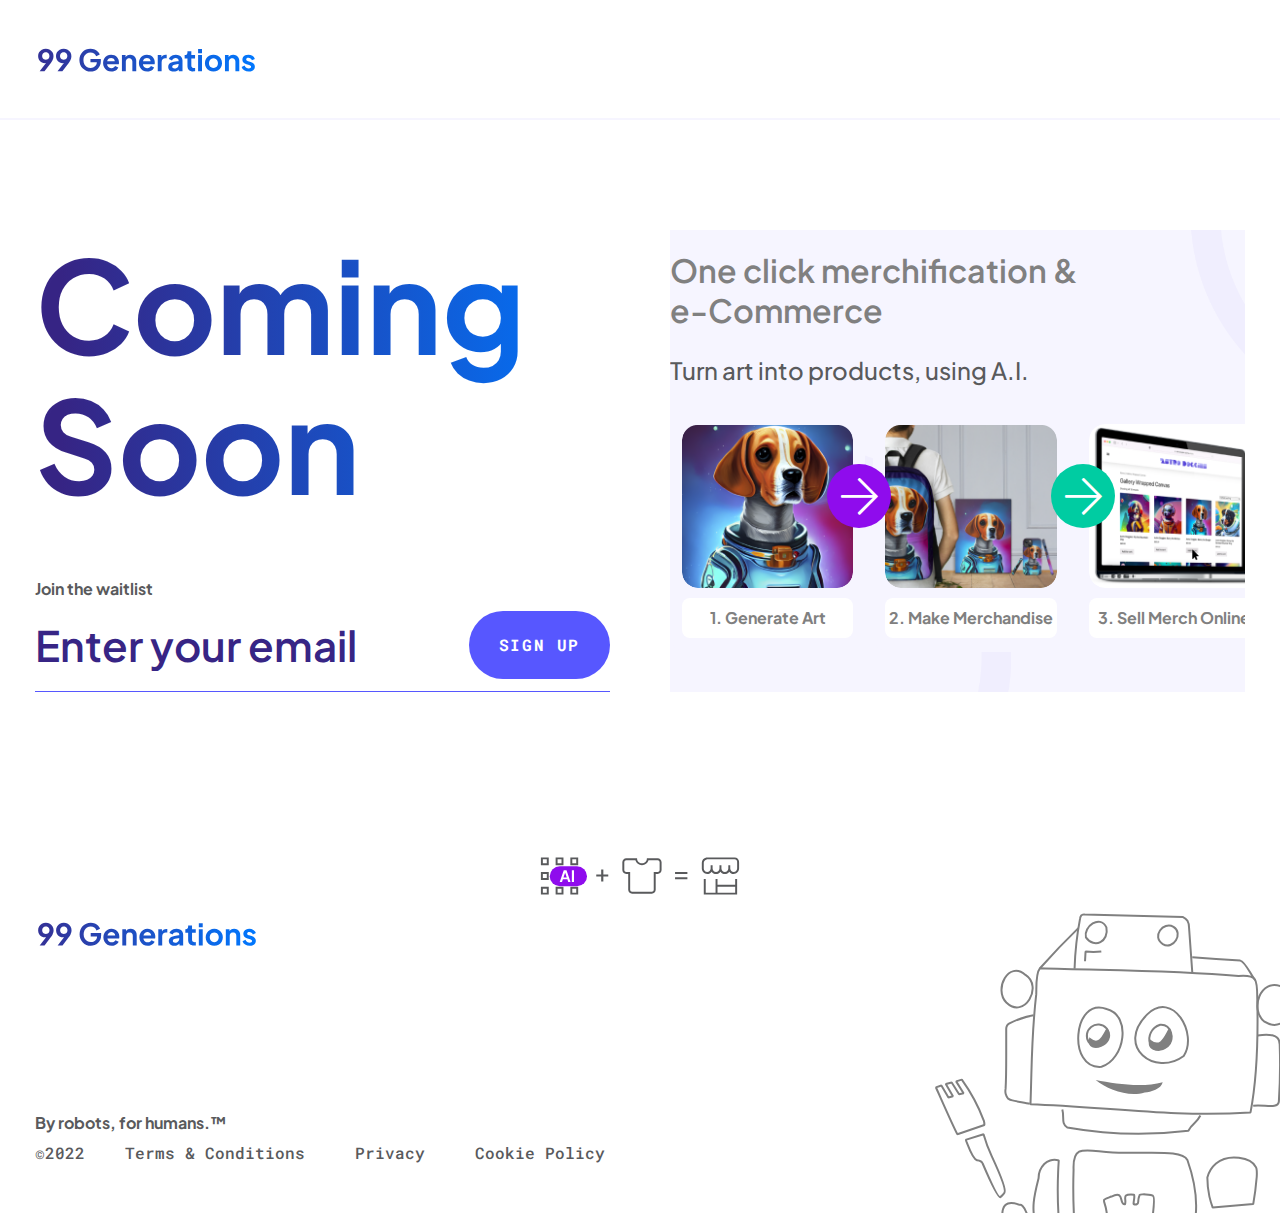
<file: index.html>
<!DOCTYPE html>
<html lang="en">
<head>
	
	<!-- Meta, Viewport & Title 
	================================================== -->
	<meta charset="utf-8">
	<meta http-equiv="X-UA-Compatible" content="IE=edge">
	<meta name="viewport" content="width=device-width, initial-scale=1">
	<!-- The above 3 meta tags *must* come first in the head; any other head content must come *after* these tags -->
	<title>99 Generations | By robots, for humans.™</title>
	
	<!-- Styles
	================================================== -->
	<link href="assets/css/bootstrap.min.css" rel="stylesheet">
	<link href="assets/css/brands.min.css" rel="stylesheet">
	<link href="assets/css/light.min.css" rel="stylesheet">
	<link href="assets/css/regular.min.css" rel="stylesheet">
	<link href="assets/css/solid.min.css" rel="stylesheet">
	<link href="assets/css/duotone.min.css" rel="stylesheet">
	<link href="assets/css/fontawesome.min.css" rel="stylesheet">
	<link href="assets/css/styles.css" rel="stylesheet">
	
	<!-- HTML5 shim and Respond.js for IE8 support of HTML5 elements and media queries -->
	<!-- WARNING: Respond.js doesn't work if you view the page via file:// -->
	<!--[if lt IE 9]>
	<script src="https://oss.maxcdn.com/html5shiv/3.7.2/html5shiv.min.js"></script>
	<script src="https://oss.maxcdn.com/respond/1.4.2/respond.min.js"></script>
	<![endif]-->
	
	<script
  type="text/javascript"
  src="https://app.termly.io/embed.min.js"
  data-auto-block="on"
  data-website-uuid="8cbded3f-2992-4c31-b556-38869eed84c9"
  ></script>
	
</head>
<body>

<div class="container-main" id="page">

<!-- Header
==================== -->
<header class="header-main">
<div class="container">

	<div class="brand"><a href="index.html" title="99 Generations">
	<img src="assets/img/brand-99-generations.svg" alt="brand-99-generations" /></a></div>
	
</div>
</header>



<!-- Content - Main
==================== -->
<main class="content-main">

<div class="split-cont">
<div class="container">
	
	<div class="row">
		<div class="col-lg-6">
			<div class="newsletter-form-out">
				<h1>Coming Soon</h1>
				
				<div class="newsletter-form">
				<label>Join the waitlist</label>
				<form method="get" action="#">
				<input type="text" name="newsletter" id="newsletter" placeholder="Enter your email" />
				<input type="submit" name="newslettersubmit" id="newslettersubmit" class="btn btn-blue" value="Sign up" />
				</form>
				</div>
			</div>
		</div>
		
		
		<div class="col-lg-6">
			<div class="feature-list">
				<div class="heading-top">
				<div class="aside">
				<h3>One click merchification &amp; e-Commerce</h3>
				<p>Turn art into products, using A.I.</p>
				</div>
				</div>
			
				<div class="article-wrap">
				<div class="article-list">
					<div class="article-out">
						<div class="article">
						<div class="box">
						<div class="figure"><img src="assets/img/photo-1.png" alt="photo-1" /></div>
						<h3>1. Generate Art</h3>
						</div>
						</div>
						
						<div class="article">
						<div class="box">
						<div class="figure"><img src="assets/img/photo-2.png" alt="photo-2" /></div>
						<h3>2. Make Merchandise</h3>
						</div>
						</div>
						
						<div class="article">
						<div class="box">
						<div class="figure"><img src="assets/img/photo-3.png" alt="photo-1" /></div>
						<h3>3. Sell Merch Online</h3>
						</div>
						</div>
						
						<div class="arrows">
						<a href="#" class="arrow-right purple"><em class="fal fa-arrow-right"></em></a>
						<a href="#" class="arrow-right"><em class="fal fa-arrow-right"></em></a>
						</div>
					</div>
				</div>
				</div>
			</div>
		</div>
	</div>
</div>
</div>
</main>


<!-- Footer
==================== -->
<footer class="footer-main">
<div class="container">
	<div class="icons"><img src="assets/img/icons-ai.svg" alt="icons-ai" /></div>
	
	<div class="brand"><a href="index.html" title="AtlasHoldings"><img src="assets/img/brand-99generations.svg" alt="brand-99generations" /></a></div>
	
	<div class="foot-sub-title">By robots, for humans.™</div>
		
	<div class="foot-wrap">
		<p>&copy;2022</p>
				
		<div class="foot-menu">
		<ul>		
		<li><a href="terms.html">Terms &amp; Conditions</a></li>	
		<li><a href="privacy.html">Privacy</a></li>
		<li><a href="cookie-policy.html">Cookie Policy</a></li>
		</ul>
		</div>
	</div>
</div>
</footer>

</div>

	
	<!-- Scripts -->
	<script src="assets/js/jquery.min.js"></script>
	<script src="assets/js/popper.min.js"></script>
	<script src="assets/js/bootstrap.min.js"></script>
	<script src="assets/js/custom.js"></script>
	
</body>
</html>
</file>
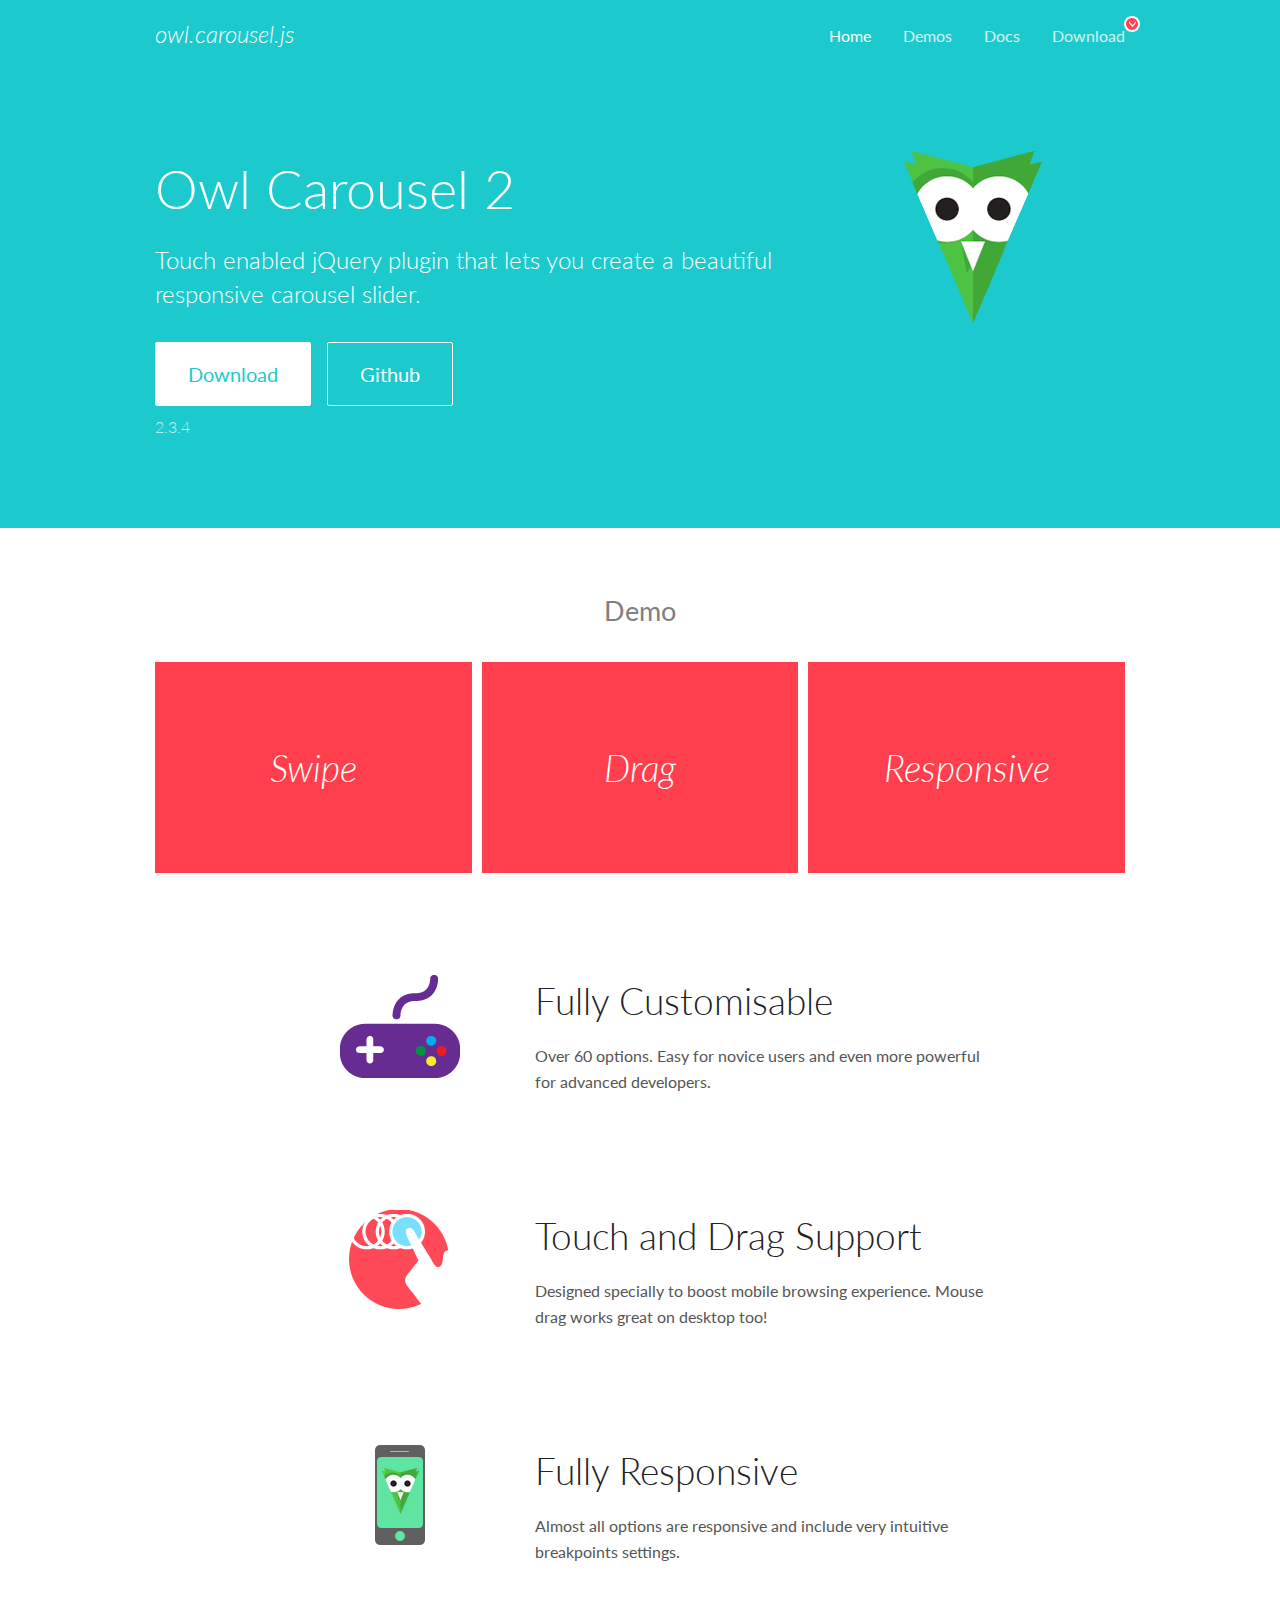
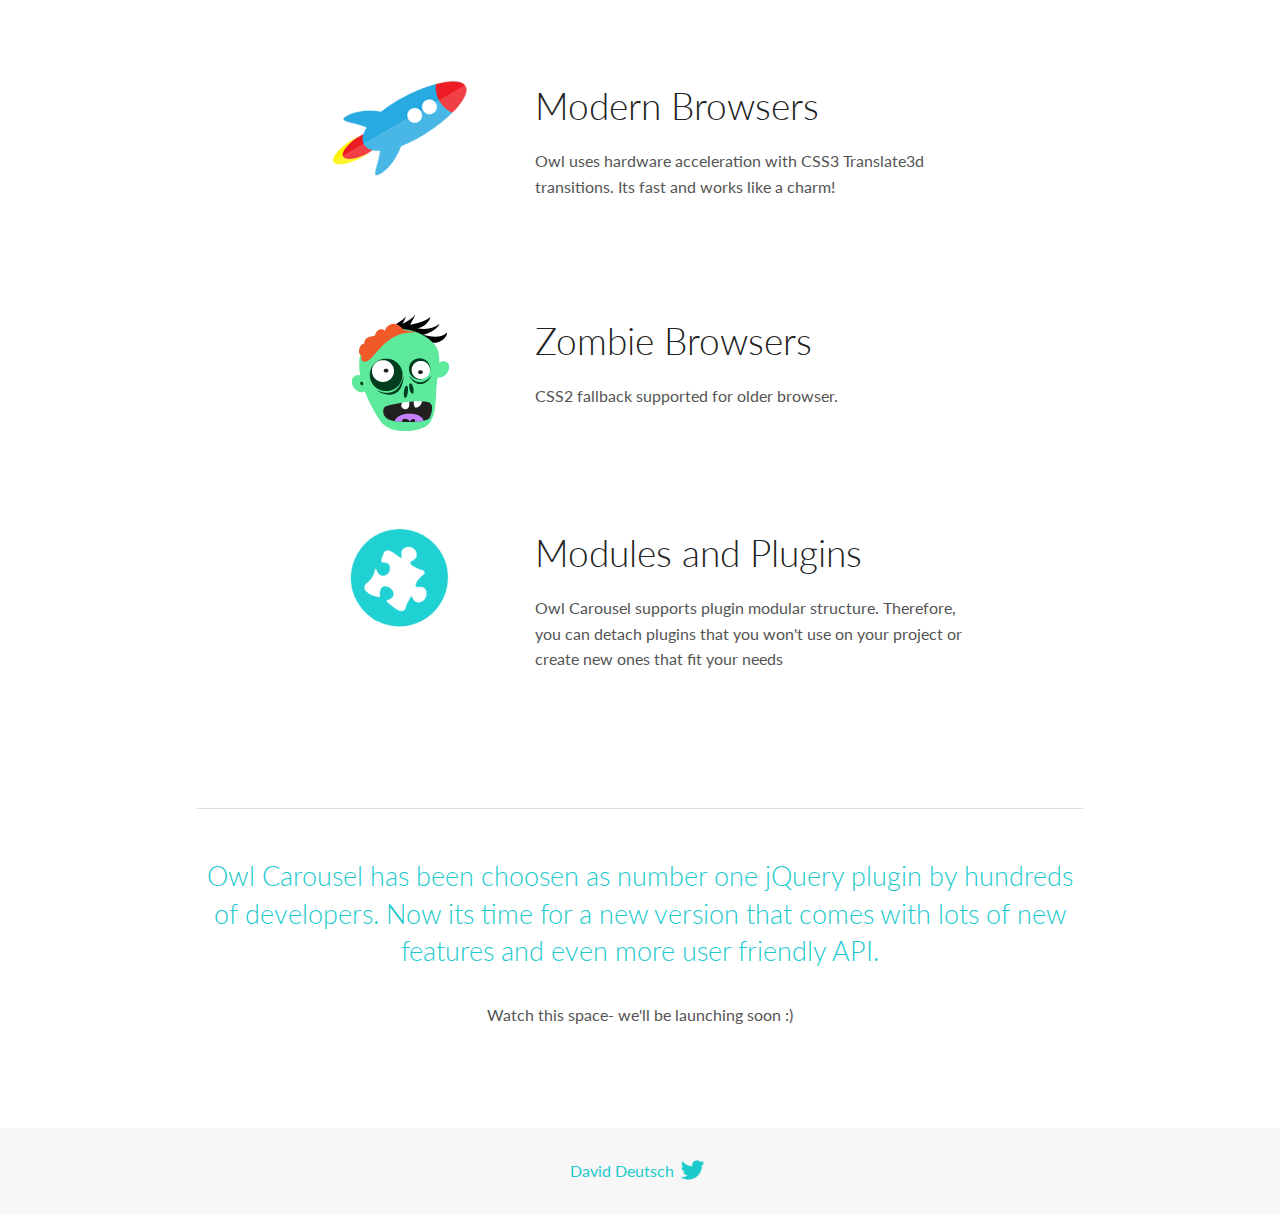
<file: assets/plugins/OwlCarousel2-2.3.4/docs/index.html>
<!DOCTYPE html>
<html lang="en">
  <head>

    <!-- head -->
    <meta charset="utf-8">
    <meta name="msapplication-tap-highlight" content="no" />
    <meta name="viewport" content="width=device-width, initial-scale=1.0" />
    <meta name="description" content="Touch enabled jQuery plugin that lets you create beautiful responsive carousel slider.">
    <meta name="author" content="David Deutsch">
    <title>
      Home | Owl Carousel | 2.3.4
    </title>

    <!-- Stylesheets -->
    <link href='https://fonts.googleapis.com/css?family=Lato:300,400,700,400italic,300italic' rel='stylesheet' type='text/css'>
    <link rel="stylesheet" href="assets/css/docs.theme.min.css">

    <!-- Owl Stylesheets -->
    <link rel="stylesheet" href="assets/owlcarousel/assets/owl.carousel.min.css">
    <link rel="stylesheet" href="assets/owlcarousel/assets/owl.theme.default.min.css">

    <!-- HTML5 shim and Respond.js IE8 support of HTML5 elements and media queries -->

    <!--[if lt IE 9]>
      <script src="https://oss.maxcdn.com/libs/html5shiv/3.7.0/html5shiv.js"></script>
      <script src="https://oss.maxcdn.com/libs/respond.js/1.3.0/respond.min.js"></script>
    <![endif]-->

    <!-- Favicons -->
    <link rel="apple-touch-icon-precomposed" sizes="144x144" href="assets/ico/apple-touch-icon-144-precomposed.png">
    <link rel="shortcut icon" href="assets/ico/favicon.png">
    <link rel="shortcut icon" href="favicon.ico">

    <!-- Yeah i know js should not be in header. Its required for demos.-->

    <!-- javascript -->
    <script src="assets/vendors/jquery.min.js"></script>
    <script src="assets/owlcarousel/owl.carousel.js"></script>
  </head>
  <body>

    <!-- header -->
    <header class="header">
      <div class="row">
        <div class="large-12 columns">
          <div class="brand left">
            <h3>
              <a href="/OwlCarousel2/">owl.carousel.js</a> 
            </h3>
          </div>
          <a id="toggle-nav" class="right">
            <span></span> <span></span> <span></span> 
          </a> 
          <div class="nav-bar">
            <ul class="clearfix">
              <li class="active">
                <a href="/OwlCarousel2/index.html">Home</a> 
              </li>
              <li> <a href="/OwlCarousel2/demos/demos.html">Demos</a>  </li>
              <li> <a href="/OwlCarousel2/docs/started-welcome.html">Docs</a>  </li>
              <li>
                <a href="https://github.com/OwlCarousel2/OwlCarousel2/archive/2.3.4.zip">Download</a> 
                <span class="download"></span> 
              </li>
            </ul>
          </div>
        </div>
      </div>
    </header>

    <!-- home panel -->
    <section id="hero">
      <div class="row">
        <div class="large-8 medium-8 columns">
          <h1>Owl Carousel 2</h1>
          <h4>Touch enabled jQuery plugin that lets you create a beautiful responsive carousel slider.</h4>
          <a href="https://github.com/OwlCarousel2/OwlCarousel2/archive/2.3.4.zip" class="hero-button">Download</a> 
          <a href="https://github.com/OwlCarousel2/OwlCarousel2" class="hero-button outline">Github</a> 
          <p>2.3.4</p>
        </div>
        <div class="large-4 medium-4 columns">
          <img class="owl-logo" src="assets/img/owl-logo.png" alt="mr. Owl">
        </div>
      </div>
    </section>

    <!-- body -->
    <div class="home-demo">
      <div class="row">
        <div class="large-12 columns">
          <h3>Demo</h3>
          <div class="owl-carousel">
            <div class="item">
              <h2>Swipe</h2>
            </div>
            <div class="item">
              <h2>Drag</h2>
            </div>
            <div class="item">
              <h2>Responsive</h2>
            </div>
            <div class="item">
              <h2>CSS3</h2>
            </div>
            <div class="item">
              <h2>Fast</h2>
            </div>
            <div class="item">
              <h2>Easy</h2>
            </div>
            <div class="item">
              <h2>Free</h2>
            </div>
            <div class="item">
              <h2>Upgradable</h2>
            </div>
            <div class="item">
              <h2>Tons of options</h2>
            </div>
            <div class="item">
              <h2>Infinity</h2>
            </div>
            <div class="item">
              <h2>Auto Width</h2>
            </div>
          </div>
        </div>
      </div>
    </div>
    <script>
      var owl = $('.owl-carousel');
      owl.owlCarousel({
        margin: 10,
        loop: true,
        responsive: {
          0: {
            items: 1
          },
          600: {
            items: 2
          },
          1000: {
            items: 3
          }
        }
      })
    </script>

    <!-- features -->
    <div id="features">
      <div class="row">
        <div class="small-12 medium-9 small-centered columns">
          <section class="row feature">
            <div class="medium-4 small-12 columns">
              <img src="assets/img/feature-options.png" alt="">
            </div>
            <div class="medium-8 small-12 columns">
              <h2>Fully Customisable</h2>
              <p>Over 60 options. Easy for novice users and even more powerful for advanced developers.</p>
            </div>
          </section>
          <section class="row feature">
            <div class="medium-4 small-12 columns">
              <img src="assets/img/feature-drag.png" alt="">
            </div>
            <div class="medium-8 small-12 columns">
              <h2>Touch and Drag Support</h2>
              <p>Designed specially to boost mobile browsing experience. Mouse drag works great on desktop too!</p>
            </div>
          </section>
          <section class="row feature">
            <div class="medium-4 small-12 columns">
              <img src="assets/img/feature-responsive.png" alt="">
            </div>
            <div class="medium-8 small-12 columns">
              <h2>Fully Responsive</h2>
              <p>Almost all options are responsive and include very intuitive breakpoints settings.</p>
            </div>
          </section>
          <section class="row feature">
            <div class="medium-4 small-12 columns">
              <img src="assets/img/feature-modern.png" alt="">
            </div>
            <div class="medium-8 small-12 columns">
              <h2>Modern Browsers</h2>
              <p>Owl uses hardware acceleration with CSS3 Translate3d transitions. Its fast and works like a charm! </p>
            </div>
          </section>
          <section class="row feature">
            <div class="medium-4 small-12 columns">
              <img src="assets/img/feature-zombie.png" alt="">
            </div>
            <div class="medium-8 small-12 columns">
              <h2>Zombie Browsers</h2>
              <p>CSS2 fallback supported for older browser.</p>
            </div>
          </section>
          <section class="row feature">
            <div class="medium-4 small-12 columns">
              <img src="assets/img/feature-module.png" alt="">
            </div>
            <div class="medium-8 small-12 columns">
              <h2>Modules and Plugins</h2>
              <p>Owl Carousel supports plugin modular structure. Therefore, you can detach plugins that you won&#x27;t use on your project or create new ones that fit your needs</p>
            </div>
          </section>
        </div>
      </div>
    </div>

    <!-- footer -->
    <section id="teaser-text">
      <div class="row">
        <div class="small-12 medium-11 small-centered columns">
          <hr>
          <h3 id="owl-carousel-has-been-choosen-as-number-one-jquery-plugin-by-hundreds-of-developers-now-its-time-for-a-new-version-that-comes-with-lots-of-new-features-and-even-more-user-friendly-api-">Owl Carousel has been choosen as number one jQuery plugin by hundreds of developers. Now its time for a new version that comes with lots of new features and even more user friendly API.</h3>
          <p>Watch this space- we&#39;ll be launching soon :)</p>
        </div>
      </div>
    </section>

    <!-- footer -->
    <footer class="footer">
      <div class="row">
        <div class="large-12 columns">
          <h5>
            <a href="/OwlCarousel2/docs/support-contact.html">David Deutsch</a> 
            <a id="custom-tweet-button" href="https://twitter.com/share?url=https://github.com/OwlCarousel2/OwlCarousel2&text=Owl Carousel - This is so awesome! " target="_blank"></a> 
          </h5>
        </div>
      </div>
    </footer>

    <!-- vendors -->
    <script src="assets/vendors/highlight.js"></script>
    <script src="assets/js/app.js"></script>
  </body>
</html>
</file>
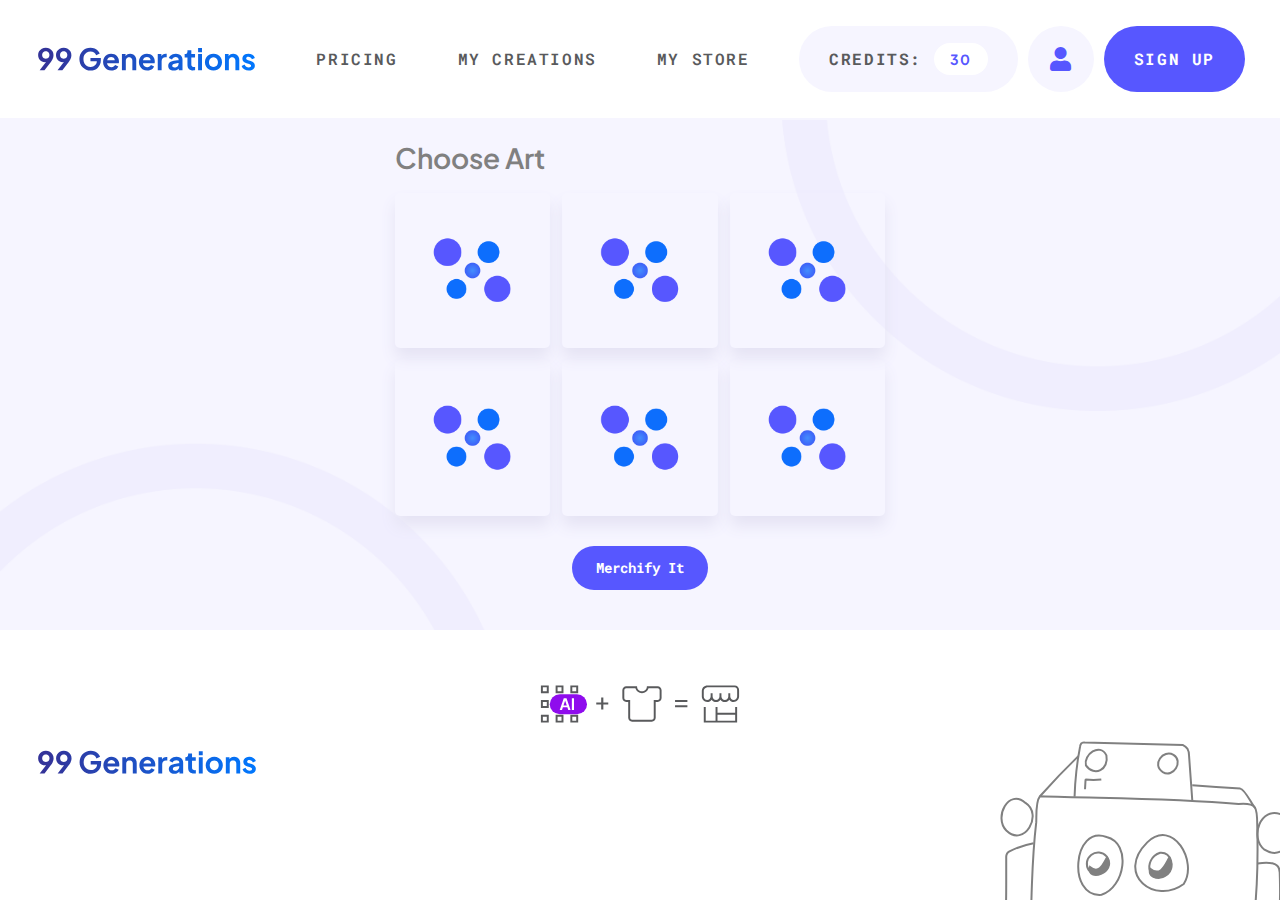
<file: choose-art.html>
<!DOCTYPE html>
<html lang="en">
<head>
	
	<!-- Meta, Viewport & Title 
	================================================== -->
	<meta charset="utf-8">
	<meta http-equiv="X-UA-Compatible" content="IE=edge">
	<meta name="viewport" content="width=device-width, initial-scale=1">
	<!-- The above 3 meta tags *must* come first in the head; any other head content must come *after* these tags -->
	<title>99 Generations | By robots, for humans.™</title>
	
	<!-- Styles
	================================================== -->
	<link href="assets/css/bootstrap.min.css" rel="stylesheet">
	<link href="assets/css/brands.min.css" rel="stylesheet">
	<link href="assets/css/light.min.css" rel="stylesheet">
	<link href="assets/css/regular.min.css" rel="stylesheet">
	<link href="assets/css/solid.min.css" rel="stylesheet">
	<link href="assets/css/duotone.min.css" rel="stylesheet">
	<link href="assets/css/fontawesome.min.css" rel="stylesheet">
	<link href="assets/css/styles.css" rel="stylesheet">
	<link rel="stylesheet" href="assets/css/python.css">
	
	<!-- HTML5 shim and Respond.js for IE8 support of HTML5 elements and media queries -->
	<!-- WARNING: Respond.js doesn't work if you view the page via file:// -->
	<!--[if lt IE 9]>
	<script src="https://oss.maxcdn.com/html5shiv/3.7.2/html5shiv.min.js"></script>
	<script src="https://oss.maxcdn.com/respond/1.4.2/respond.min.js"></script>
	<![endif]-->
	
</head>
<body>
	<!-- <div>
		<ul class="animated_loader" >
		  <li></li>
		  <li></li>
		  <li></li>
		  <li></li>
		  <li></li>
		  <li></li>
		  <li></li>
		</ul>
	  </div> -->

	  <div class="new_gif" style="display: none;">
		<img src="assets/img/green-little-balls.gif" class="img-fluid mw_50" alt="loading">
	  </div>

<div class="container-main vh-100 custom_container_css" id="page">

<!-- Header
==================== -->
<header class="header-home">
<div class="container">

	<div class="brand"><a href="index.html" title="99 Generations">
	<img src="assets/img/brand-99-generations.svg" alt="brand-99-generations" /></a></div>
	
	<div class="main-menu">
		<div class="menu-btn menu-bar"><div class="icon-bar"><span></span></div></div>
		
		<div class="nav-bar">
		<div class="nav-inn">
			<div class="menu-close menu-bar"><button class="fal fa-times"></button></div>
			
			<nav>
			<ul>
			<li><a href="#">Pricing</a></li>
			<li><a href="#">My Creations</a></li>
			<li><a href="#">My Store</a></li>
			</ul>
			</nav>
			
			<div class="btn-out">
			<a href="#" class="btn btn-gray">CREDITS: <span class="count">30</span></a>
			<a href="#" class="icon-user"><em class="fa fa-user"></em></a>
			<a href="#" class="btn btn-blue">Sign up</a>			</div>
		</div>	
		</div>	
	</div>
	
	<div class="user-mbl"><a href="#" class="fa fa-user"></a></div>
	<div class="overlay"></div>
		
</div>
</header>


<!-- Content - Main
==================== -->
<main class="content-main">

<div class="feature-list">
<div class="container">

	<div class="heading-top">
	<h2>Choose Art</h2>
	<!-- <div class="see-more"><a href="#" id="btnSeeMore">See More</a></div> -->
	</div>

	<div class="row" id="artContainer">
		<div class="col-md-4">
			<a href="#" class="box art-image">
        <div class="figure">
          <img class="image_art" id="image_art0" src="assets/img/green-little-balls.gif" alt="assets/img/art-1.png" />
        </div>
        <div class="aside">
          <!-- <div class="number">1</div> -->
        </div>
			</a>
		</div>
		
		<div class="col-md-4 ">
			<a href="#" class="box art-image">
				<div class="figure">
					<img class="image_art" id="image_art1" src="assets/img/green-little-balls.gif" alt="assets/img/art-2.png" />
				</div>
				<div class="aside">
				<!-- <div class="number">5</div> -->
				</div>
			</a>
		</div>
		
		<div class="col-md-4 " ><a href="#" class="box art-image">
		<div class="figure"><img class="image_art" id="image_art2" src="assets/img/green-little-balls.gif" alt="assets/img/art-3.png" /></div>
		<div class="aside">
		<!-- <div class="number">3</div> -->
		</div>
		</a></div>
		
		<div class="col-md-4"><a href="#" class="box art-image">
		<div class="figure"><img  class="image_art" id="image_art3" src="assets/img/green-little-balls.gif" alt="assets/img/art-4.png" /></div>
		<div class="aside">
		<!-- <div class="number">4</div> -->
		</div>
		</a></div>
		
		<div class="col-md-4"><a href="#" class="box art-image">
		<div class="figure"><img class="image_art" id="image_art4" src="assets/img/green-little-balls.gif" alt="art-5" /></div>
		<div class="aside">
		<!-- <div class="number">2</div> -->
		</div>
		</a></div>
		
		<div class="col-md-4"><a href="#" class="box art-image">
		<div class="figure"><img class="image_art" id="image_art5" src="assets/img/green-little-balls.gif" alt="art-6" /></div>
		<div class="aside">
		<!-- <div class="number">6</div> -->
		</div>
		</a></div>

	</div>
	
	<div class="btn-out"><div onclick="merchfiyIt()" class="btn btn-blue">Merchify It</a></div>


	<!-- <div class="heading-top mt-4">
		<h4>Choose Art(Python and Printfull demo)</h4>
		</div> -->
<!-- 
		<div class="row" id="pythonart">
			<div class="col-md-4">
				<a href="#" class="box">
			<div class="figure">
			  <img src="assets/img/art-1.png" id="my_image" alt="image-to-replace" />
			</div>
			<div class="aside">
			
			 </div>
				</a>
			</div>
		</div>	 -->
		<!-- <p>Choose an image and wait for 5-8 seconds to see the magic..!!!</p> -->
		<!-- <input id="image_file_input" class="btn  btn-blue" type='file' onchange="readURL(this);" /> -->
		<!-- <div id="response_results" style="display:none;">
	  <div class="col-12">
		<span>Front Backpack</span>
		<img id="front_bagpack" src="assets/img/art-1.png" alt="front">
	  </div>
	  <div class="col-12">
		<span>Top Backpack</span>
		<img id="top_bagpack" src="assets/img/art-1.png" alt="top">
	  </div>
	  <div class="col-12">
		<span>Bottom Backpack</span>
		<img id="bottom_bagpack" src="assets/img/art-1.png" alt="bottom">
	  </div>
	</div>  -->



</div>
</div>

</main>


<!-- Footer
==================== -->
<footer class="footer-main">
<div class="container">
	<div class="icons"><img src="assets/img/icons-ai.svg" alt="icons-ai" /></div>
	
	<div class="brand"><a href="index.html" title="AtlasHoldings"><img src="assets/img/brand-99generations.svg" alt="brand-99generations" /></a></div>
	
	<div class="foot-sub-title">By robots, for humans.™</div>
		
	<div class="foot-wrap">
		<p>&copy;2022</p>
				
		<div class="foot-menu">
		<ul>		
		<li><a href="terms.html">Terms &amp; Conditions</a></li>	
		<li><a href="privacy.html">Privacy</a></li>
		<li><a href="cookie-policy.html">Cookie Policy</a></li>
		</ul>
		</div>
	</div>
</div>
</footer>

</div>

	
	<!-- Scripts -->
	<script src="https://cdnjs.cloudflare.com/ajax/libs/jquery/3.3.1/jquery.min.js"></script>
	<script src="assets/js/python.js"></script>
	<script src="assets/js/jquery.min.js"></script>
	<script src="assets/js/popper.min.js"></script>
	<script src="assets/js/bootstrap.min.js"></script>
	<script src="assets/js/custom.js"></script>
	<script src="assets/js/choose-art.js"></script>
	<script src="assets/js/python.js"></script>
	
</body>
</html>
</file>
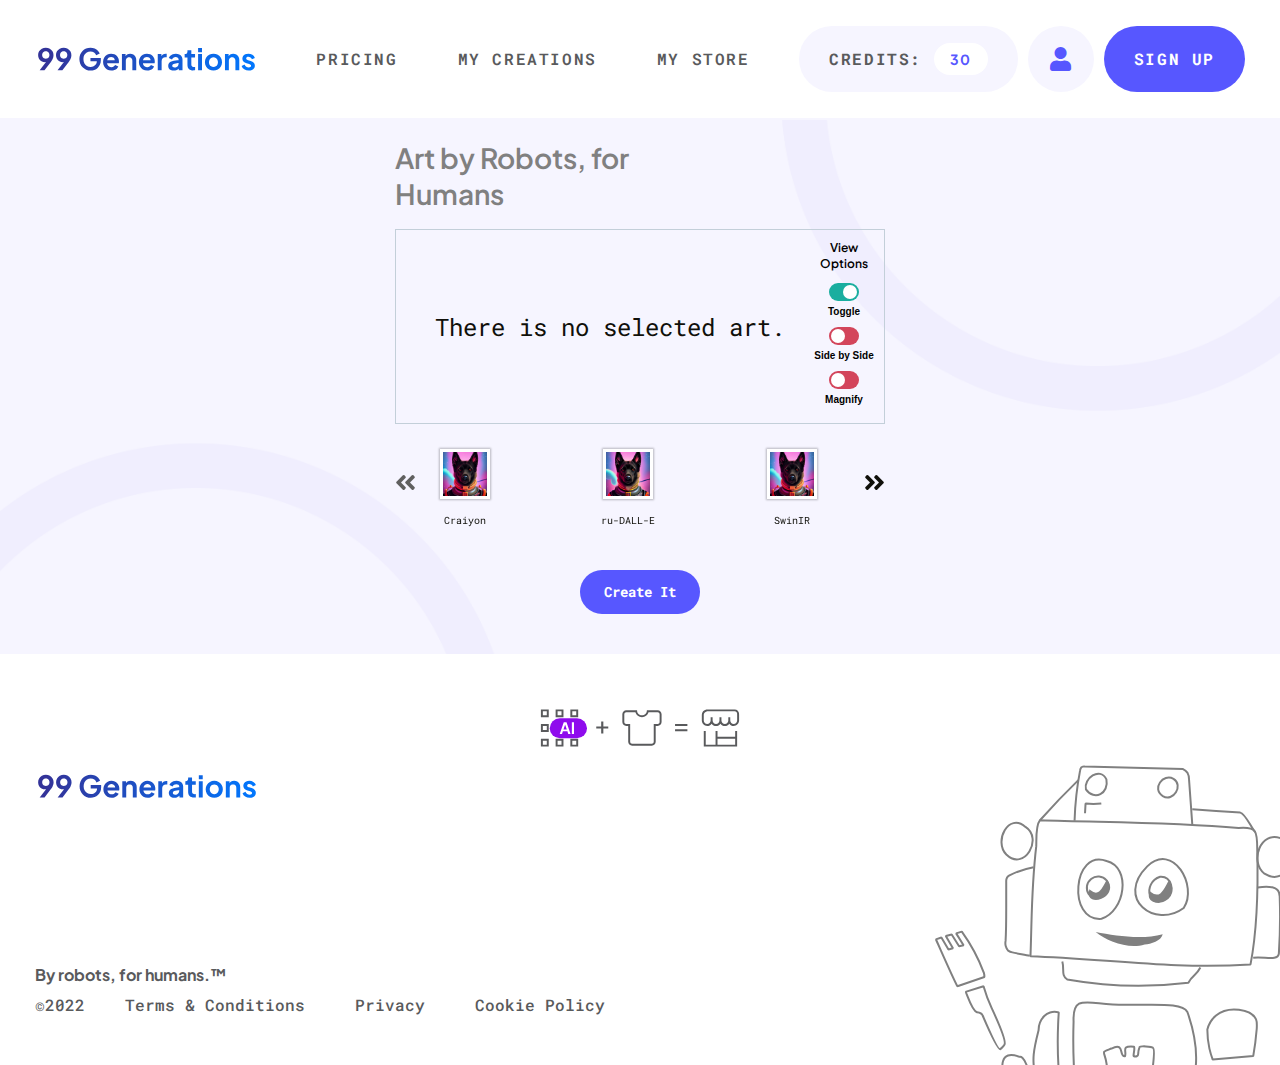
<file: compare-art.html>
<!DOCTYPE html>
<html lang="en">
<head>
	
	<!-- Meta, Viewport & Title 
	================================================== -->
	<meta charset="utf-8">
	<meta http-equiv="X-UA-Compatible" content="IE=edge">
	<meta name="viewport" content="width=device-width, initial-scale=1">
	<!-- The above 3 meta tags *must* come first in the head; any other head content must come *after* these tags -->
	<title>99 Generations | By robots, for humans.™</title>
	
	<!-- Styles
	================================================== -->
  <link rel="stylesheet" href="https://maxcdn.bootstrapcdn.com/bootstrap/3.4.1/css/bootstrap.min.css">
	<!-- <link href="assets/css/bootstrap.min.css" rel="stylesheet"> -->
	<link href="assets/css/brands.min.css" rel="stylesheet">
	<link href="assets/css/light.min.css" rel="stylesheet">
	<link href="assets/css/regular.min.css" rel="stylesheet">
	<link href="assets/css/solid.min.css" rel="stylesheet">
	<link href="assets/css/duotone.min.css" rel="stylesheet">
	<link href="assets/css/fontawesome.min.css" rel="stylesheet">
	<link href="assets/css/styles.css" rel="stylesheet">
	<link href="assets/css/art-styles.css" rel="stylesheet">
	<link href="assets/css/components.css" rel="stylesheet">
  <link rel="stylesheet" href="assets/css/python.css">
  <!-- Plugin CSS -->
  <link rel="stylesheet" href="assets/plugins/OwlCarousel2-2.3.4/dist/assets/owl.carousel.min.css">
  <link rel="stylesheet" href="assets/plugins/OwlCarousel2-2.3.4/dist/assets/owl.theme.default.min.css">
  <!-- ./Plugin CSS -->
	
	<!-- HTML5 shim and Respond.js for IE8 support of HTML5 elements and media queries -->
	<!-- WARNING: Respond.js doesn't work if you view the page via file:// -->
	<!--[if lt IE 9]>
	<script src="https://oss.maxcdn.com/html5shiv/3.7.2/html5shiv.min.js"></script>
	<script src="https://oss.maxcdn.com/respond/1.4.2/respond.min.js"></script>
	<![endif]-->
	
</head>
<body>
  
<div class="container-main" id="page">
  <div class="new_gif" style="display: none;">
    <img src="assets/img/green-little-balls.gif" class="img-fluid mw_50" alt="loading">
    </div>
<!-- Header
==================== -->
<header class="header-home">
<div class="container">

	<div class="brand"><a href="index.html" title="99 Generations">
	<img src="assets/img/brand-99-generations.svg" alt="brand-99-generations" /></a></div>
	
	<div class="main-menu">
		<div class="menu-btn menu-bar"><div class="icon-bar"><span></span></div></div>
		
		<div class="nav-bar">
		<div class="nav-inn">
			<div class="menu-close menu-bar"><button class="fal fa-times"></button></div>
			
			<nav>
			<ul>
			<li><a href="#">Pricing</a></li>
			<li><a href="#">My Creations</a></li>
			<li><a href="#">My Store</a></li>
			</ul>
			</nav>
			
			<div class="btn-out">
			<a href="#" class="btn btn-gray">CREDITS: <span class="count">30</span></a>
			<a href="#" class="icon-user"><em class="fa fa-user"></em></a>
			<a href="#" class="btn btn-blue">Sign up</a>			</div>
		</div>	
		</div>	
	</div>
	
	<div class="user-mbl"><a href="#" class="fa fa-user"></a></div>
	<div class="overlay"></div>
		
</div>
</header>


<!-- Content - Main
==================== -->
<main class="content-main">

<div class="feature-list">
<div class="container">

	<div class="heading-top">
    <h2 class="w-100">Art by Robots, for Humans</h2>
  </div>

  <!-- Page Content -->
	<div class="layered-toggle-view" id="compareContainer">
    <div class="compare-wrapper">
      <div class="art-container">
        <div class="art-wrapper" id="artWrapper">
          <!-- sample art -->
          <!-- <div class="art-img-item">
            <div class="art-img-item-wrapper">
              <div class="art-img-wrapper">
                <img class="art-img" src="assets/art/img-compare-a.png" alt="">
                <img class="magnifying-glass" src="assets/img/magnifying-glass.svg" alt="">
              </div>
              <div class="art-name">
                SwinIR
              </div>
            </div>
          </div>
          <div class="art-img-item">
            <div class="art-img-item-wrapper">
              <div class="art-img-wrapper">
                <img class="art-img" src="assets/art/img-compare-b.png" alt="">
              </div>
              <div class="art-name">
                Real-ESRGAN
              </div>
            </div>
          </div> -->
          <!-- ./sample art -->
        </div>
        <div class="btn-wrapper">
          <button class="btn-toggle">Toggle</button>
          <button class="btn-fullscreen" id="btnFullscreenToggle" 
            data-toggle="modal" 
            data-target="#fullScreenModal">
            <span>Fullscreen</span>
          </button>
          <button class="btn-fullscreen" id="btnFullscreenSideBySide" 
            data-toggle="modal" 
            data-target="#fullScreenModal">
            <span>Fullscreen</span>
          </button>
        </div>
      </div>
      <div class="view-options text-center">
        <h6>View Options</h6>
        <div class="view-option">
          <label class="switch">
            <input type="checkbox" name="viewOption" value="layered-toggle-view" checked />
            <span class="slider round"></span>
          </label>
          <label>Toggle</label>
        </div>
        <div class="view-option">
          <label class="switch">
            <input type="checkbox" name="viewOption" value="layered-side-by-side" />
            <span class="slider round"></span>
          </label>
          <label>Side by Side</label>
        </div>
        <div class="view-option">
          <label class="switch">
            <input type="checkbox" name="viewOption" value="magnify" />
            <span class="slider round"></span>
          </label>
          <label>Magnify</label>
        </div>
      </div>
    </div>
  </div>
  <!-- Art Carousel -->
  <div class="carousel-container">
    <div class="owl-carousel">
      <div class="carousel-item">
        <div class="round-checked-badge"></div>
        <div class="art-img-item-wrapper">
          <div class="art-img-wrapper">
            <img class="art-img" src="assets/art/img-compare-a.png" alt="">
          </div>
          <div class="art-name">
            Craiyon
          </div>
        </div>
      </div>
      <div class="carousel-item">
        <div class="round-checked-badge"></div>
        <div class="art-img-item-wrapper">
          <div class="art-img-wrapper">
            <img class="art-img" src="assets/art/img-compare-b.png" alt="">
          </div>
          <div class="art-name">
            ru-DALL-E
          </div>
        </div>
      </div>
      <div class="carousel-item">
        <div class="round-checked-badge"></div>
        <div class="art-img-item-wrapper">
          <div class="art-img-wrapper">
            <img class="art-img" src="assets/art/img-compare-a.png" alt="">
          </div>
          <div class="art-name">
            SwinIR
          </div>
        </div>
      </div>
      <div class="carousel-item">
        <div class="round-checked-badge"></div>
        <div class="art-img-item-wrapper">
          <div class="art-img-wrapper">
            <img class="art-img" src="assets/art/img-compare-b.png" alt="">
          </div>
          <div class="art-name">
            Real-ESRGAN
          </div>
        </div>
      </div>
      <div class="carousel-item">
        <div class="round-checked-badge"></div>
        <div class="art-img-item-wrapper">
          <div class="art-img-wrapper">
            <img class="art-img" src="assets/art/img-compare-b.png" alt="">
          </div>
          <div class="art-name">
            Real-ESRGAN
          </div>
        </div>
      </div>
      <div class="carousel-item">
        <div class="round-checked-badge"></div>
        <div class="art-img-item-wrapper">
          <div class="art-img-wrapper">
            <img class="art-img" src="assets/art/img-compare-b.png" alt="">
          </div>
          <div class="art-name">
            Real-ESRGAN
          </div>
        </div>
      </div>
      
    </div>
  </div>
  <!-- ./Art Carousel -->
  <!-- Magnifying Glass Result -->
  <div class="magnifying-result-container mb-4">
    <div class="magnifying-result">
      <div class="result-img-container">
        <div class="result-img">
          <div class="art-ele" style="background-image: url(assets/art/img-compare-a.png)"></div>
        </div>
        <div class="result-img">
          <div class="art-ele" style="background-image: url(assets/art/img-compare-b.png)"></div>
        </div>
      </div>
      <div class="result-action">
        <div class="slider-zoom">
          <input class="slider-range" type="range" min="1" max="100" value="20" id="sliderRange" />
          <div class="slider-labels">
            <span>1</span>
            <input type="number" class="slider-input" min="1" max="100" value="20" id="sliderInput" />
            <span>100</span>
          </div>
        </div>
        <button class="btn-fullscreen" id="btnFullscreen" data-toggle="modal" data-target="#fullScreenModal">
          <i class="fa fa-arrows"></i>
          <span>Fullscreen</span>
        </button>
      </div>
    </div>
  </div>

  <!-- Full Screen Modal -->
  <div class="modal fullscreen-modal fade layered-toggle-view" id="fullScreenModal" role="dialog">
    <div class="modal-dialog">
    
      <!-- Modal content-->
      <div class="modal-content">
        <span class="close" data-dismiss="modal">&times;</span>
        <div class="fullscreen-result">
          <div class="layered-toggle-view" id="fullscreenContent">
            <div class="result-img-names">
              <!-- <div class="art-name">asdf</div>
              <div class="art-name">dgsf</div> -->
            </div>
            <div class="result-img-container">
              <!-- <div class="result-img">
                <div class="art-ele" style="background-image: url(assets/art/img-compare-a.png)"></div>
              </div>
              <div class="result-img">
                <div class="art-ele" style="background-image: url(assets/art/img-compare-b.png)"></div>
              </div> -->
            </div>
          </div>
          <div class="modal-options">
            <button class="btn-toggle">Toggle</button>
            <div class="slider-zoom">
              <input class="slider-range" type="range" min="1" max="100" value="20" />
              <div class="slider-labels">
                <span>1</span>
                <input type="number" class="slider-input" min="1" max="100" value="20" />
                <span>100</span>
              </div>
            </div>
            <div class="view-options">
              <div class="view-option">
                <label class="switch">
                  <input type="checkbox" name="viewOption" value="layered-toggle-view" checked />
                  <span class="slider round"></span>
                </label>
                <label>Toggle</label>
              </div>
              <div class="view-option">
                <label class="switch">
                  <input type="checkbox" name="viewOption" value="layered-side-by-side" />
                  <span class="slider round"></span>
                </label>
                <label>Side by Side</label>
              </div>
              <div class="view-option">
                <label class="switch">
                  <input type="checkbox" name="viewOption" value="magnify" />
                  <span class="slider round"></span>
                </label>
                <label>Magnify</label>
              </div>
            </div>
          </div>
        </div>
      </div>
      
    </div>
  </div>
  <!-- ./Modal -->
  <!-- ./Magnifying Glass Result -->
  
  <!-- ./Page Content -->
	
	<div class="btn-out"><div onclick="resizeIt()" id="createItBtn" class="btn btn-blue">Create It</div>

  <div id="response_resultsV2" style="display:none;">
	  <div class="col-12">
		<span>Front Backpack</span>
		<img id="front_bagpack" src="assets/img/art-1.png" alt="front">
	  </div>
	  <div class="col-12">
		<span>Top Backpack</span>
		<img id="top_bagpack" src="assets/img/art-1.png" alt="top">
	  </div>
	  <div class="col-12">
		<span>Bottom Backpack</span>
		<img id="bottom_bagpack" src="assets/img/art-1.png" alt="bottom">
	  </div>
	</div> 
  </div>

</div>

	
  </div>
</main>


<!-- Footer
==================== -->
<footer class="footer-main">
<div class="container">
	<div class="icons"><img src="assets/img/icons-ai.svg" alt="icons-ai" /></div>
	
	<div class="brand"><a href="index.html" title="AtlasHoldings"><img src="assets/img/brand-99generations.svg" alt="brand-99generations" /></a></div>
	
	<div class="foot-sub-title">By robots, for humans.™</div>
		
	<div class="foot-wrap">
		<p>&copy;2022</p>
				
		<div class="foot-menu">
		<ul>		
		<li><a href="terms.html">Terms &amp; Conditions</a></li>	
		<li><a href="privacy.html">Privacy</a></li>
		<li><a href="cookie-policy.html">Cookie Policy</a></li>
		</ul>
		</div>
	</div>
</div>
</footer>

</div>

	
	<!-- Scripts -->
	<!-- <script src="assets/js/jquery.min.js"></script> -->
  <script src="https://ajax.googleapis.com/ajax/libs/jquery/3.6.0/jquery.min.js"></script>
	<script src="assets/js/popper.min.js"></script>
	<!-- <script src="assets/js/bootstrap.min.js"></script> -->
  <script src="https://maxcdn.bootstrapcdn.com/bootstrap/3.4.1/js/bootstrap.min.js"></script>
	<script src="assets/js/custom.js"></script>
  <script src="assets/js/python.js"></script>
  <!-- Page Scripts -->
	<script src="assets/js/compare-art.js"></script>
  <!-- Plugins -->
  <script src="assets/plugins/OwlCarousel2-2.3.4/dist/owl.carousel.min.js"></script>
  <script src="assets/plugins/before-after-image-viewer/dist/beforeafter.jquery-1.0.0.js"></script>

	<!-- Initial Scripts -->
  <script>
    // Owl-Carousel
    $(document).ready(function(){
      $(".owl-carousel").owlCarousel({
        nav: true,
        navText : ["<i class='fa fa-angle-double-left'></i>","<i class='fa fa-angle-double-right'></i>"],
        dots: false,
        touchDrag  : false,
        mouseDrag  : false
      });
    });
    
    // beforeAfter
    // $(function(){
    //   $('#artWrapper').beforeAfter();
    // });

  </script>
</body>
</html>
</file>
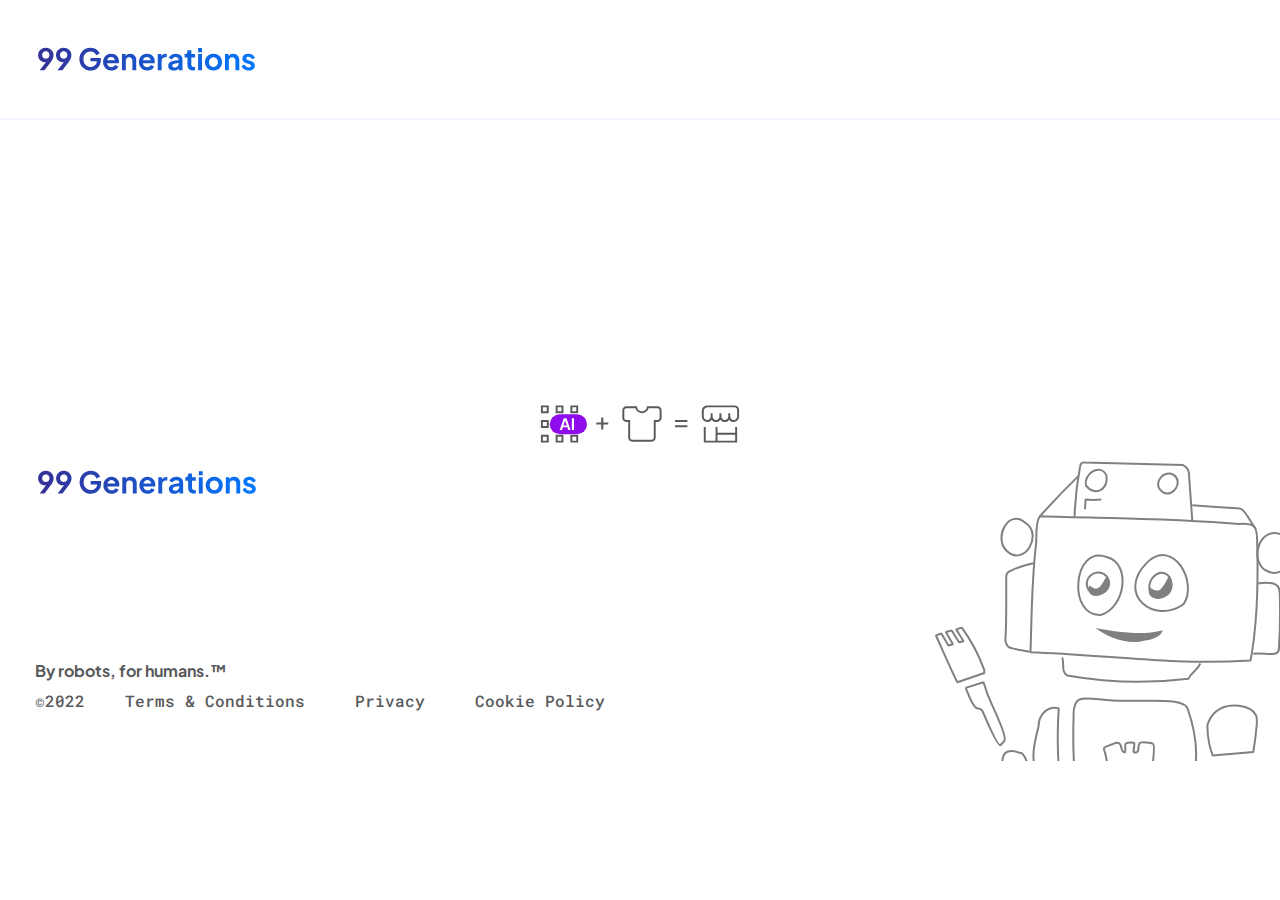
<file: cookie-policy.html>
<!DOCTYPE html>
<html lang="en">
<head>
	
	<!-- Meta, Viewport & Title 
	================================================== -->
	<meta charset="utf-8">
	<meta http-equiv="X-UA-Compatible" content="IE=edge">
	<meta name="viewport" content="width=device-width, initial-scale=1">
	<!-- The above 3 meta tags *must* come first in the head; any other head content must come *after* these tags -->
	<title>99 Generations | By robots, for humans.™</title>
	
	<!-- Styles
	================================================== -->
	<link href="assets/css/bootstrap.min.css" rel="stylesheet">
	<link href="assets/css/brands.min.css" rel="stylesheet">
	<link href="assets/css/light.min.css" rel="stylesheet">
	<link href="assets/css/regular.min.css" rel="stylesheet">
	<link href="assets/css/solid.min.css" rel="stylesheet">
	<link href="assets/css/duotone.min.css" rel="stylesheet">
	<link href="assets/css/fontawesome.min.css" rel="stylesheet">
	<link href="assets/css/styles.css" rel="stylesheet">
	
	<!-- HTML5 shim and Respond.js for IE8 support of HTML5 elements and media queries -->
	<!-- WARNING: Respond.js doesn't work if you view the page via file:// -->
	<!--[if lt IE 9]>
	<script src="https://oss.maxcdn.com/html5shiv/3.7.2/html5shiv.min.js"></script>
	<script src="https://oss.maxcdn.com/respond/1.4.2/respond.min.js"></script>
	<![endif]-->
	
</head>
<body>

<div class="container-main" id="page">

<!-- Header
==================== -->
<header class="header-home">
<div class="container">

	<div class="brand"><a href="index.html" title="99 Generations">
	<img src="assets/img/brand-99-generations.svg" alt="brand-99-generations" /></a></div>
	
	
	
	<div class="user-mbl"><a href="#" class="fa fa-user"></a></div>
	<div class="overlay"></div>
		
</div>
</header>


<!-- Content - Main
==================== -->
<main class="content-main">

	<div class="content-inner">
	<div class="container">
		
	<p><div name="termly-embed" data-id="5e05e226-ae94-47fa-b13f-629872101f0d" data-type="iframe"></div>
<script type="text/javascript">(function(d, s, id) {
  var js, tjs = d.getElementsByTagName(s)[0];
  if (d.getElementById(id)) return;
  js = d.createElement(s); js.id = id;
  js.src = "https://app.termly.io/embed-policy.min.js";
  tjs.parentNode.insertBefore(js, tjs);
}(document, 'script', 'termly-jssdk'));</script></p>

	</div>
	</div>

</main>


<!-- Footer
==================== -->
<footer class="footer-main">
<div class="container">
	<div class="icons"><img src="assets/img/icons-ai.svg" alt="icons-ai" /></div>
	
	<div class="brand"><a href="index.html" title="AtlasHoldings"><img src="assets/img/brand-99generations.svg" alt="brand-99generations" /></a></div>
	
	<div class="foot-sub-title">By robots, for humans.™</div>
		
	<div class="foot-wrap">
		<p>&copy;2022</p>
				
		<div class="foot-menu">
		<ul>		
		<li><a href="terms.html">Terms &amp; Conditions</a></li>	
		<li><a href="privacy.html">Privacy</a></li>
		<li><a href="cookie-policy.html">Cookie Policy</a></li>
		</ul>
		</div>
	</div>
</div>
</footer>

</div>

	
	<!-- Scripts -->
	<script src="assets/js/jquery.min.js"></script>
	<script src="assets/js/popper.min.js"></script>
	<script src="assets/js/bootstrap.min.js"></script>
	<script src="assets/js/custom.js"></script>
	
</body>
</html>
</file>
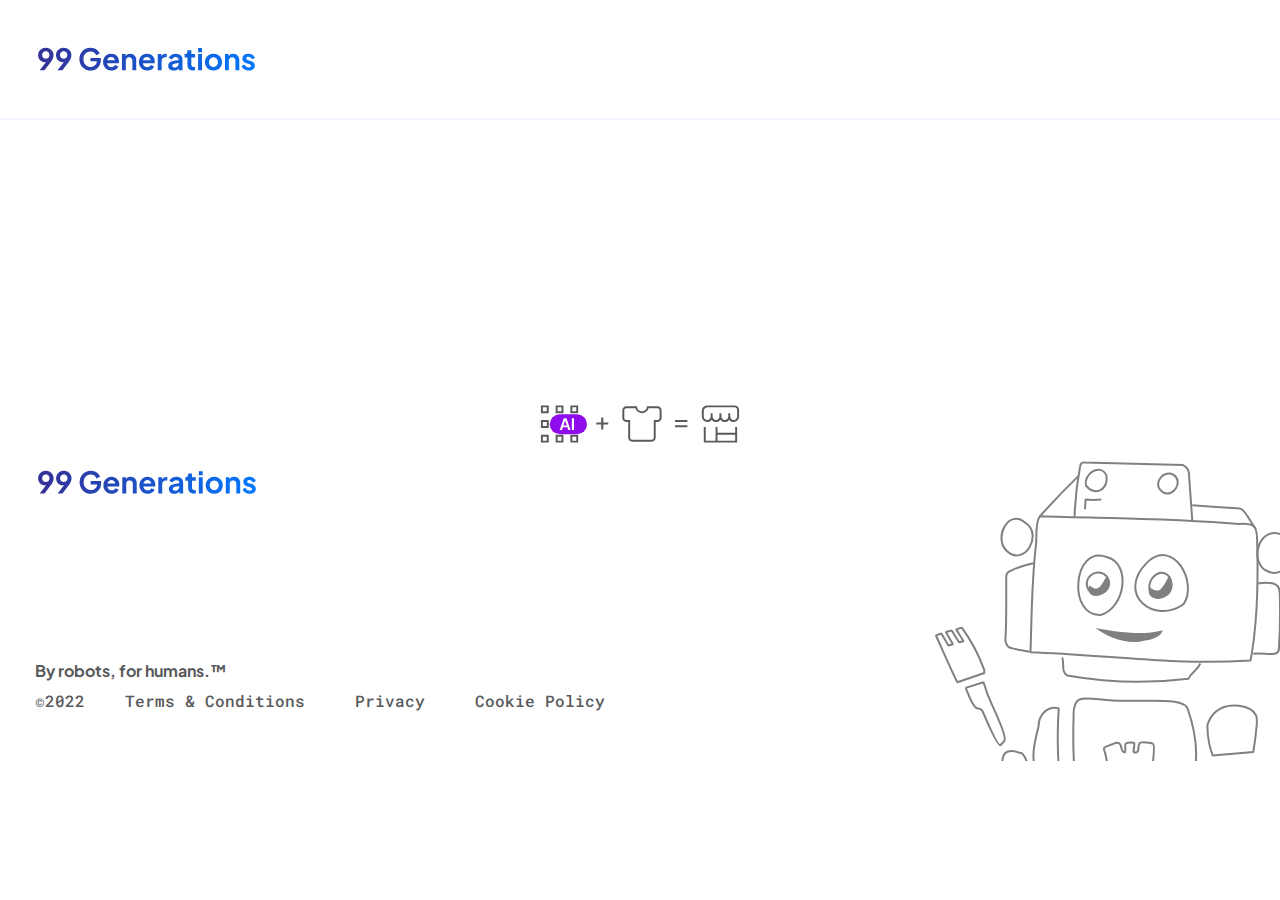
<file: privacy.html>
<!DOCTYPE html>
<html lang="en">
<head>
	
	<!-- Meta, Viewport & Title 
	================================================== -->
	<meta charset="utf-8">
	<meta http-equiv="X-UA-Compatible" content="IE=edge">
	<meta name="viewport" content="width=device-width, initial-scale=1">
	<!-- The above 3 meta tags *must* come first in the head; any other head content must come *after* these tags -->
	<title>99 Generations | By robots, for humans.™</title>
	
	<!-- Styles
	================================================== -->
	<link href="assets/css/bootstrap.min.css" rel="stylesheet">
	<link href="assets/css/brands.min.css" rel="stylesheet">
	<link href="assets/css/light.min.css" rel="stylesheet">
	<link href="assets/css/regular.min.css" rel="stylesheet">
	<link href="assets/css/solid.min.css" rel="stylesheet">
	<link href="assets/css/duotone.min.css" rel="stylesheet">
	<link href="assets/css/fontawesome.min.css" rel="stylesheet">
	<link href="assets/css/styles.css" rel="stylesheet">
	
	<!-- HTML5 shim and Respond.js for IE8 support of HTML5 elements and media queries -->
	<!-- WARNING: Respond.js doesn't work if you view the page via file:// -->
	<!--[if lt IE 9]>
	<script src="https://oss.maxcdn.com/html5shiv/3.7.2/html5shiv.min.js"></script>
	<script src="https://oss.maxcdn.com/respond/1.4.2/respond.min.js"></script>
	<![endif]-->
	
</head>
<body>

<div class="container-main" id="page">

<!-- Header
==================== -->
<header class="header-home">
<div class="container">

	<div class="brand"><a href="index.html" title="99 Generations">
	<img src="assets/img/brand-99-generations.svg" alt="brand-99-generations" /></a></div>
	

	
	<div class="user-mbl"><a href="#" class="fa fa-user"></a></div>
	<div class="overlay"></div>
		
</div>
</header>


<!-- Content - Main
==================== -->
<main class="content-main">

	<div class="content-inner">
	<div class="container">
		
	<p><div name="termly-embed" data-id="af8f4a0d-9970-4505-986b-754665bf4dcc" data-type="iframe"></div>
<script type="text/javascript">(function(d, s, id) {
  var js, tjs = d.getElementsByTagName(s)[0];
  if (d.getElementById(id)) return;
  js = d.createElement(s); js.id = id;
  js.src = "https://app.termly.io/embed-policy.min.js";
  tjs.parentNode.insertBefore(js, tjs);
}(document, 'script', 'termly-jssdk'));</script></p>

	</div>
	</div>

</main>


<!-- Footer
==================== -->
<footer class="footer-main">
<div class="container">
	<div class="icons"><img src="assets/img/icons-ai.svg" alt="icons-ai" /></div>
	
	<div class="brand"><a href="index.html" title="AtlasHoldings"><img src="assets/img/brand-99generations.svg" alt="brand-99generations" /></a></div>
	
	<div class="foot-sub-title">By robots, for humans.™</div>
		
	<div class="foot-wrap">
		<p>&copy;2022</p>
				
		<div class="foot-menu">
		<ul>		
		<li><a href="terms.html">Terms &amp; Conditions</a></li>	
		<li><a href="privacy.html">Privacy</a></li>
		<li><a href="cookie-policy.html">Cookie Policy</a></li>
		</ul>
		</div>
	</div>
</div>
</footer>

</div>

	
	<!-- Scripts -->
	<script src="assets/js/jquery.min.js"></script>
	<script src="assets/js/popper.min.js"></script>
	<script src="assets/js/bootstrap.min.js"></script>
	<script src="assets/js/custom.js"></script>
	
</body>
</html>
</file>
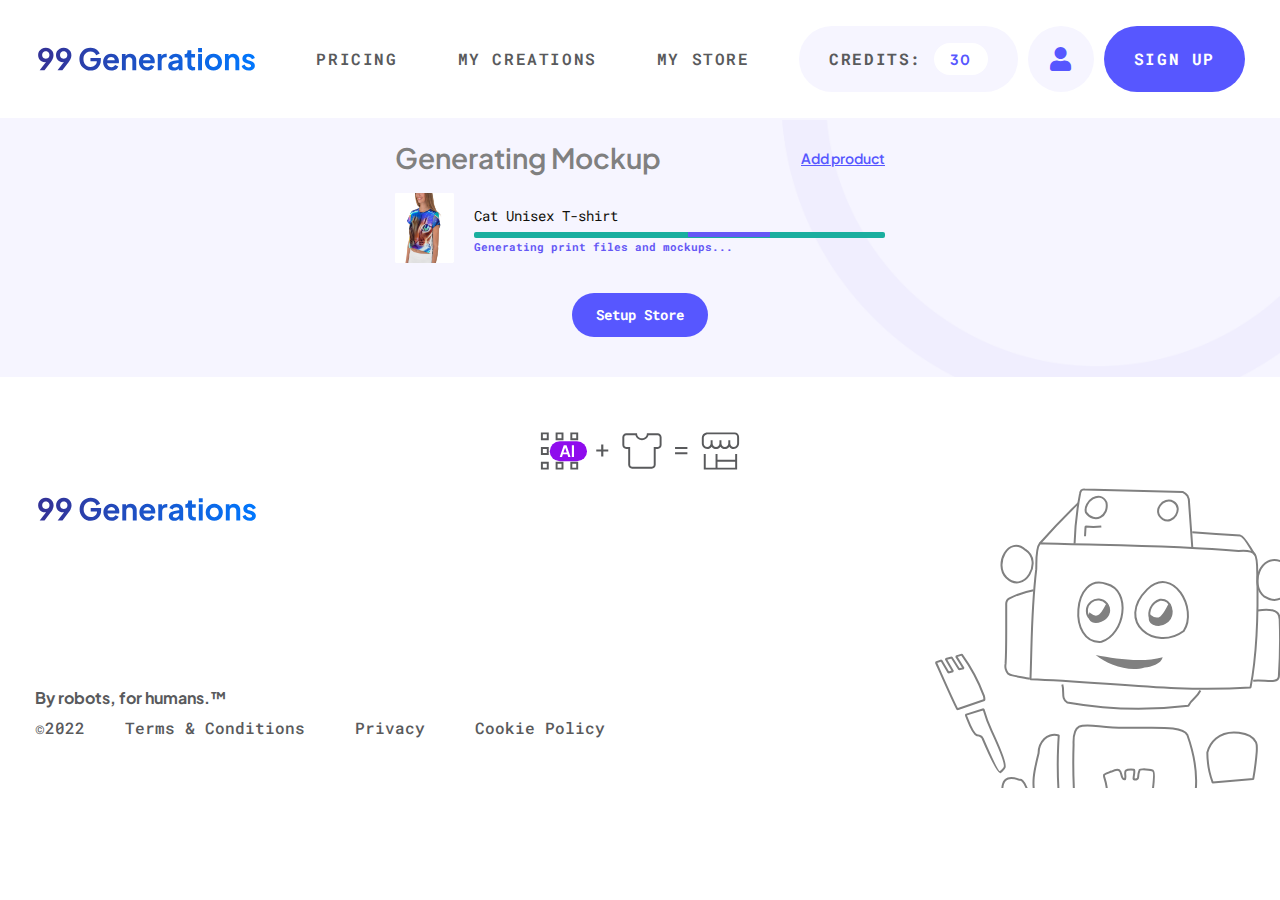
<file: progress-bar.html>
<!DOCTYPE html>
<html lang="en">
<head>
	
	<!-- Meta, Viewport & Title 
	================================================== -->
	<meta charset="utf-8">
	<meta http-equiv="X-UA-Compatible" content="IE=edge">
	<meta name="viewport" content="width=device-width, initial-scale=1">
	<!-- The above 3 meta tags *must* come first in the head; any other head content must come *after* these tags -->
	<title>99 Generations | By robots, for humans.™</title>
	
	<!-- Styles
	================================================== -->
	<link href="assets/css/bootstrap.min.css" rel="stylesheet">
	<link href="assets/css/brands.min.css" rel="stylesheet">
	<link href="assets/css/light.min.css" rel="stylesheet">
	<link href="assets/css/regular.min.css" rel="stylesheet">
	<link href="assets/css/solid.min.css" rel="stylesheet">
	<link href="assets/css/duotone.min.css" rel="stylesheet">
	<link href="assets/css/fontawesome.min.css" rel="stylesheet">
	<link href="assets/css/styles.css" rel="stylesheet">
	<link href="assets/css/progress-bar.css" rel="stylesheet">
	
	<!-- HTML5 shim and Respond.js for IE8 support of HTML5 elements and media queries -->
	<!-- WARNING: Respond.js doesn't work if you view the page via file:// -->
	<!--[if lt IE 9]>
	<script src="https://oss.maxcdn.com/html5shiv/3.7.2/html5shiv.min.js"></script>
	<script src="https://oss.maxcdn.com/respond/1.4.2/respond.min.js"></script>
	<![endif]-->
	
</head>
<body>

<div class="container-main" id="page">

<!-- Header
==================== -->
<header class="header-home">
<div class="container">

	<div class="brand"><a href="index.html" title="99 Generations">
	<img src="assets/img/brand-99-generations.svg" alt="brand-99-generations" /></a></div>
	
	<div class="main-menu">
		<div class="menu-btn menu-bar"><div class="icon-bar"><span></span></div></div>
		
		<div class="nav-bar">
		<div class="nav-inn">
			<div class="menu-close menu-bar"><button class="fal fa-times"></button></div>
			
			<nav>
			<ul>
			<li><a href="#">Pricing</a></li>
			<li><a href="#">My Creations</a></li>
			<li><a href="#">My Store</a></li>
			</ul>
			</nav>
			
			<div class="btn-out">
			<a href="#" class="btn btn-gray">CREDITS: <span class="count">30</span></a>
			<a href="#" class="icon-user"><em class="fa fa-user"></em></a>
			<a href="#" class="btn btn-blue">Sign up</a>			
			</div>
		</div>	
		</div>	
	</div>
	
	<div class="user-mbl"><a href="#" class="fa fa-user"></a></div>
	<div class="overlay"></div>
		
</div>
</header>


<!-- Content - Main
==================== -->
<main class="content-main">

<div class="feature-list">
<div class="container">

	<div class="heading-top">
	<h2>Generating Mockup</h2>
	<div class="see-more"><a href="#">Add product</a></div>
	</div>

	<div class="row">
		<div class="product-mockup">
			<div class="product-img">
				<img src="assets/img/art-8.png" alt="art-8" />
			</div>
			<div class="product-detail">
				<div class="product-name">Cat Unisex T-shirt</div>
				<div class="product-progress">
					<div class="progress-bar">
						<div class="progress-indicator"></div>
					</div>
					<div class="progress-message">Waiting to be processed...</div>
				</div>
			</div>
		</div>
	</div>
	
	<div class="btn-out"><a href="#" class="btn btn-blue">Setup Store</a></div>

</div>
</div>

</main>


<!-- Footer
==================== -->
<footer class="footer-main">
<div class="container">
	<div class="icons"><img src="assets/img/icons-ai.svg" alt="icons-ai" /></div>
	
	<div class="brand"><a href="index.html" title="AtlasHoldings"><img src="assets/img/brand-99generations.svg" alt="brand-99generations" /></a></div>
	
	<div class="foot-sub-title">By robots, for humans.™</div>
		
	<div class="foot-wrap">
		<p>&copy;2022</p>
				
		<div class="foot-menu">
		<ul>		
		<li><a href="terms.html">Terms &amp; Conditions</a></li>	
		<li><a href="privacy.html">Privacy</a></li>
		<li><a href="cookie-policy.html">Cookie Policy</a></li>
		</ul>
		</div>
	</div>
</div>
</footer>

</div>

	
	<!-- Scripts -->
	<script src="assets/js/jquery.min.js"></script>
	<script src="assets/js/popper.min.js"></script>
	<script src="assets/js/bootstrap.min.js"></script>
	<script src="assets/js/custom.js"></script>
	<script src="assets/js/progress-bar.js"></script>
	<!--  -->
	<script>
		// ProgrssBar Script
		$(document).ready(function() {
			var pMsg1 = 'Generating print files and mockups...';
			var pMsg2 = 'Waiting to be pushed to your store...';
			$('.progress-message').text(pMsg1);
			setTimeout(function() {
				$('.progress-message').text(pMsg2);
			}, 5000);
			// 
			startProgressBar();
			setTimeout(function() {
				stopProgressBar();
			}, 10000);
		});
	</script>
</body>
</html>
</file>
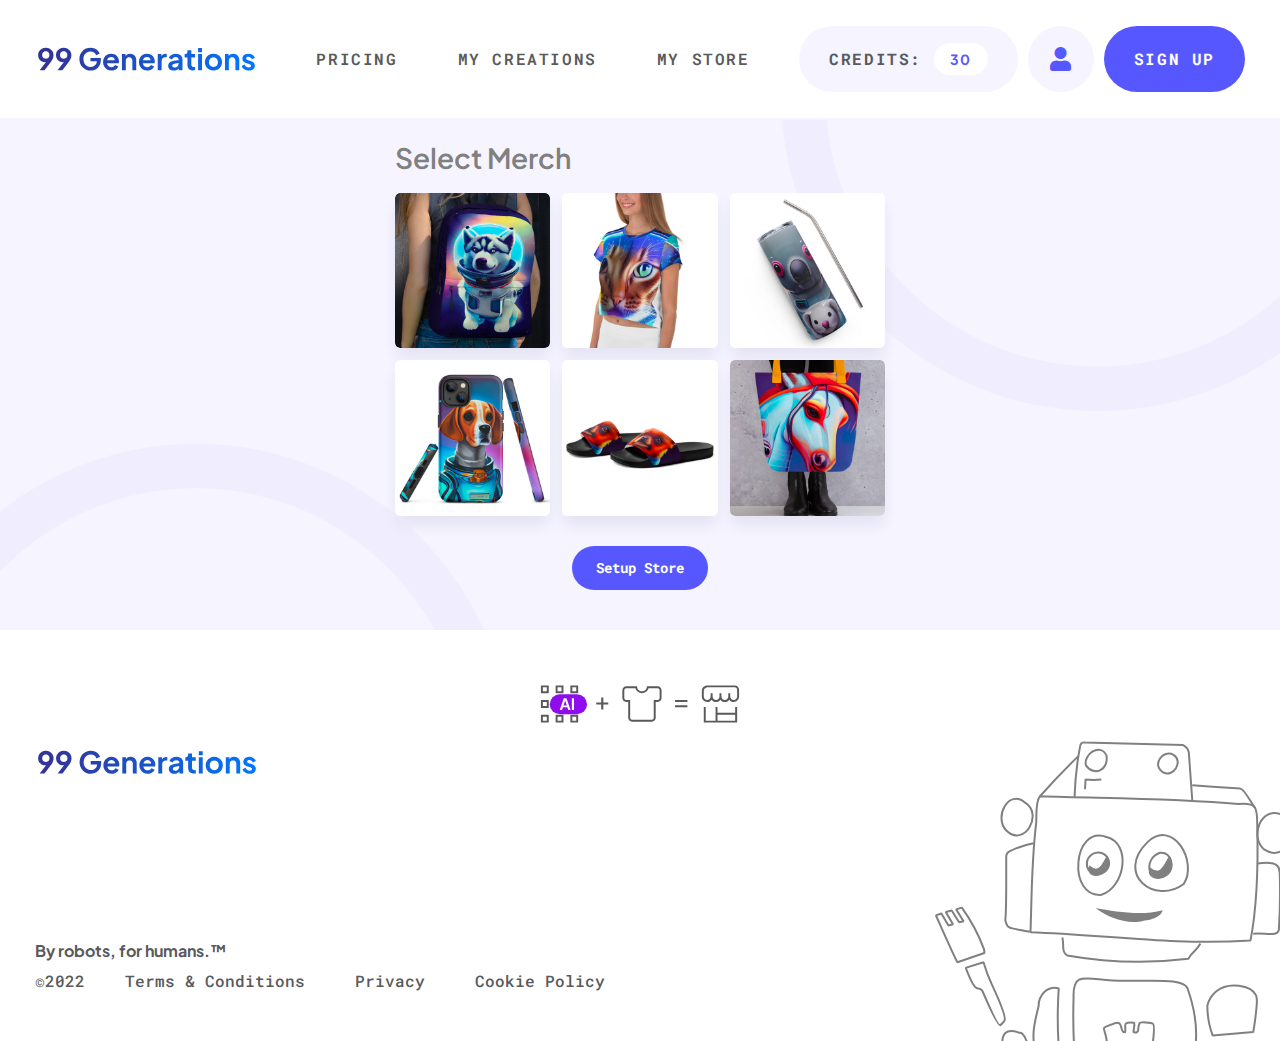
<file: select-merch.html>
<!DOCTYPE html>
<html lang="en">
<head>
	
	<!-- Meta, Viewport & Title 
	================================================== -->
	<meta charset="utf-8">
	<meta http-equiv="X-UA-Compatible" content="IE=edge">
	<meta name="viewport" content="width=device-width, initial-scale=1">
	<!-- The above 3 meta tags *must* come first in the head; any other head content must come *after* these tags -->
	<title>99 Generations | By robots, for humans.™</title>
	
	<!-- Styles
	================================================== -->
	<link href="assets/css/bootstrap.min.css" rel="stylesheet">
	<link href="assets/css/brands.min.css" rel="stylesheet">
	<link href="assets/css/light.min.css" rel="stylesheet">
	<link href="assets/css/regular.min.css" rel="stylesheet">
	<link href="assets/css/solid.min.css" rel="stylesheet">
	<link href="assets/css/duotone.min.css" rel="stylesheet">
	<link href="assets/css/fontawesome.min.css" rel="stylesheet">
	<link href="assets/css/styles.css" rel="stylesheet">
	
	<!-- HTML5 shim and Respond.js for IE8 support of HTML5 elements and media queries -->
	<!-- WARNING: Respond.js doesn't work if you view the page via file:// -->
	<!--[if lt IE 9]>
	<script src="https://oss.maxcdn.com/html5shiv/3.7.2/html5shiv.min.js"></script>
	<script src="https://oss.maxcdn.com/respond/1.4.2/respond.min.js"></script>
	<![endif]-->
	
</head>
<body>

<div class="container-main" id="page">

<!-- Header
==================== -->
<header class="header-home">
<div class="container">

	<div class="brand"><a href="index.html" title="99 Generations">
	<img src="assets/img/brand-99-generations.svg" alt="brand-99-generations" /></a></div>
	
	<div class="main-menu">
		<div class="menu-btn menu-bar"><div class="icon-bar"><span></span></div></div>
		
		<div class="nav-bar">
		<div class="nav-inn">
			<div class="menu-close menu-bar"><button class="fal fa-times"></button></div>
			
			<nav>
			<ul>
			<li><a href="#">Pricing</a></li>
			<li><a href="#">My Creations</a></li>
			<li><a href="#">My Store</a></li>
			</ul>
			</nav>
			
			<div class="btn-out">
			<a href="#" class="btn btn-gray">CREDITS: <span class="count">30</span></a>
			<a href="#" class="icon-user"><em class="fa fa-user"></em></a>
			<a href="#" class="btn btn-blue">Sign up</a>			
			</div>
		</div>	
		</div>	
	</div>
	
	<div class="user-mbl"><a href="#" class="fa fa-user"></a></div>
	<div class="overlay"></div>
		
</div>
</header>


<!-- Content - Main
==================== -->
<main class="content-main">

<div class="feature-list">
<div class="container">

	<div class="heading-top">
	<h2>Select Merch</h2>
	<!-- <div class="see-more"><a href="#" id="btnSeeMore">See More</a></div> -->
	</div>

	<div class="row select-merch" id="artContainer">
		<div class="col-md-4"><a href="#" class="box">
		<div class="figure"><img class="art-imgaes" src="assets/img/art-7.png" alt="art-7" /></div>
		<div class="aside">
		<!-- <div class="number">1</div> -->
		</div>
		</a></div>
		
		<div class="col-md-4"><a href="#" class="box">
		<div class="figure"><img class="art-imgaes" src="assets/img/art-8.png" alt="art-8" /></div>
		<div class="aside">
		<!-- <div class="number">5</div> -->
		</div>
		</a></div>
		
		<div class="col-md-4"><a href="#" class="box">
		<div class="figure"><img class="art-imgaes" src="assets/img/art-9.png" alt="art-9" /></div>
		<div class="aside">
		<!-- <div class="number">3</div> -->
		</div>
		</a></div>
		
		<div class="col-md-4"><a href="#" class="box">
		<div class="figure"><img class="art-imgaes" src="assets/img/art-10.png" alt="art-10" /></div>
		<div class="aside">
		<!-- <div class="number">4</div> -->
		</div>
		</a></div>
		
		<div class="col-md-4"><a href="#" class="box">
		<div class="figure"><img class="art-imgaes" src="assets/img/art-11.png" alt="art-11" /></div>
		<div class="aside">
		<!-- <div class="number">2</div> -->
		</div>
		</a></div>
		
		<div class="col-md-4"><a href="#" class="box">
		<div class="figure"><img class="art-imgaes" src="assets/img/art-12.png" alt="art-12" /></div>
		<div class="aside">
		<!-- <div class="number">6</div> -->
		</div>
		</a></div>
	</div>
	
	<div class="btn-out"><a href="compare-art.html" class="btn btn-blue">Setup Store</a></div>

</div>
</div>

</main>


<!-- Footer
==================== -->
<footer class="footer-main">
<div class="container">
	<div class="icons"><img src="assets/img/icons-ai.svg" alt="icons-ai" /></div>
	
	<div class="brand"><a href="index.html" title="AtlasHoldings"><img src="assets/img/brand-99generations.svg" alt="brand-99generations" /></a></div>
	
	<div class="foot-sub-title">By robots, for humans.™</div>
		
	<div class="foot-wrap">
		<p>&copy;2022</p>
				
		<div class="foot-menu">
		<ul>		
		<li><a href="terms.html">Terms &amp; Conditions</a></li>	
		<li><a href="privacy.html">Privacy</a></li>
		<li><a href="cookie-policy.html">Cookie Policy</a></li>
		</ul>
		</div>
	</div>
</div>
</footer>

</div>

	
	<!-- Scripts -->
	<script src="assets/js/jquery.min.js"></script>
	<script src="assets/js/popper.min.js"></script>
	<script src="assets/js/bootstrap.min.js"></script>
	<script src="assets/js/custom.js"></script>
	<script src="assets/js/python.js"></script>
	<script src="assets/js/choose-art.js"></script>
	
</body>
</html>
</file>
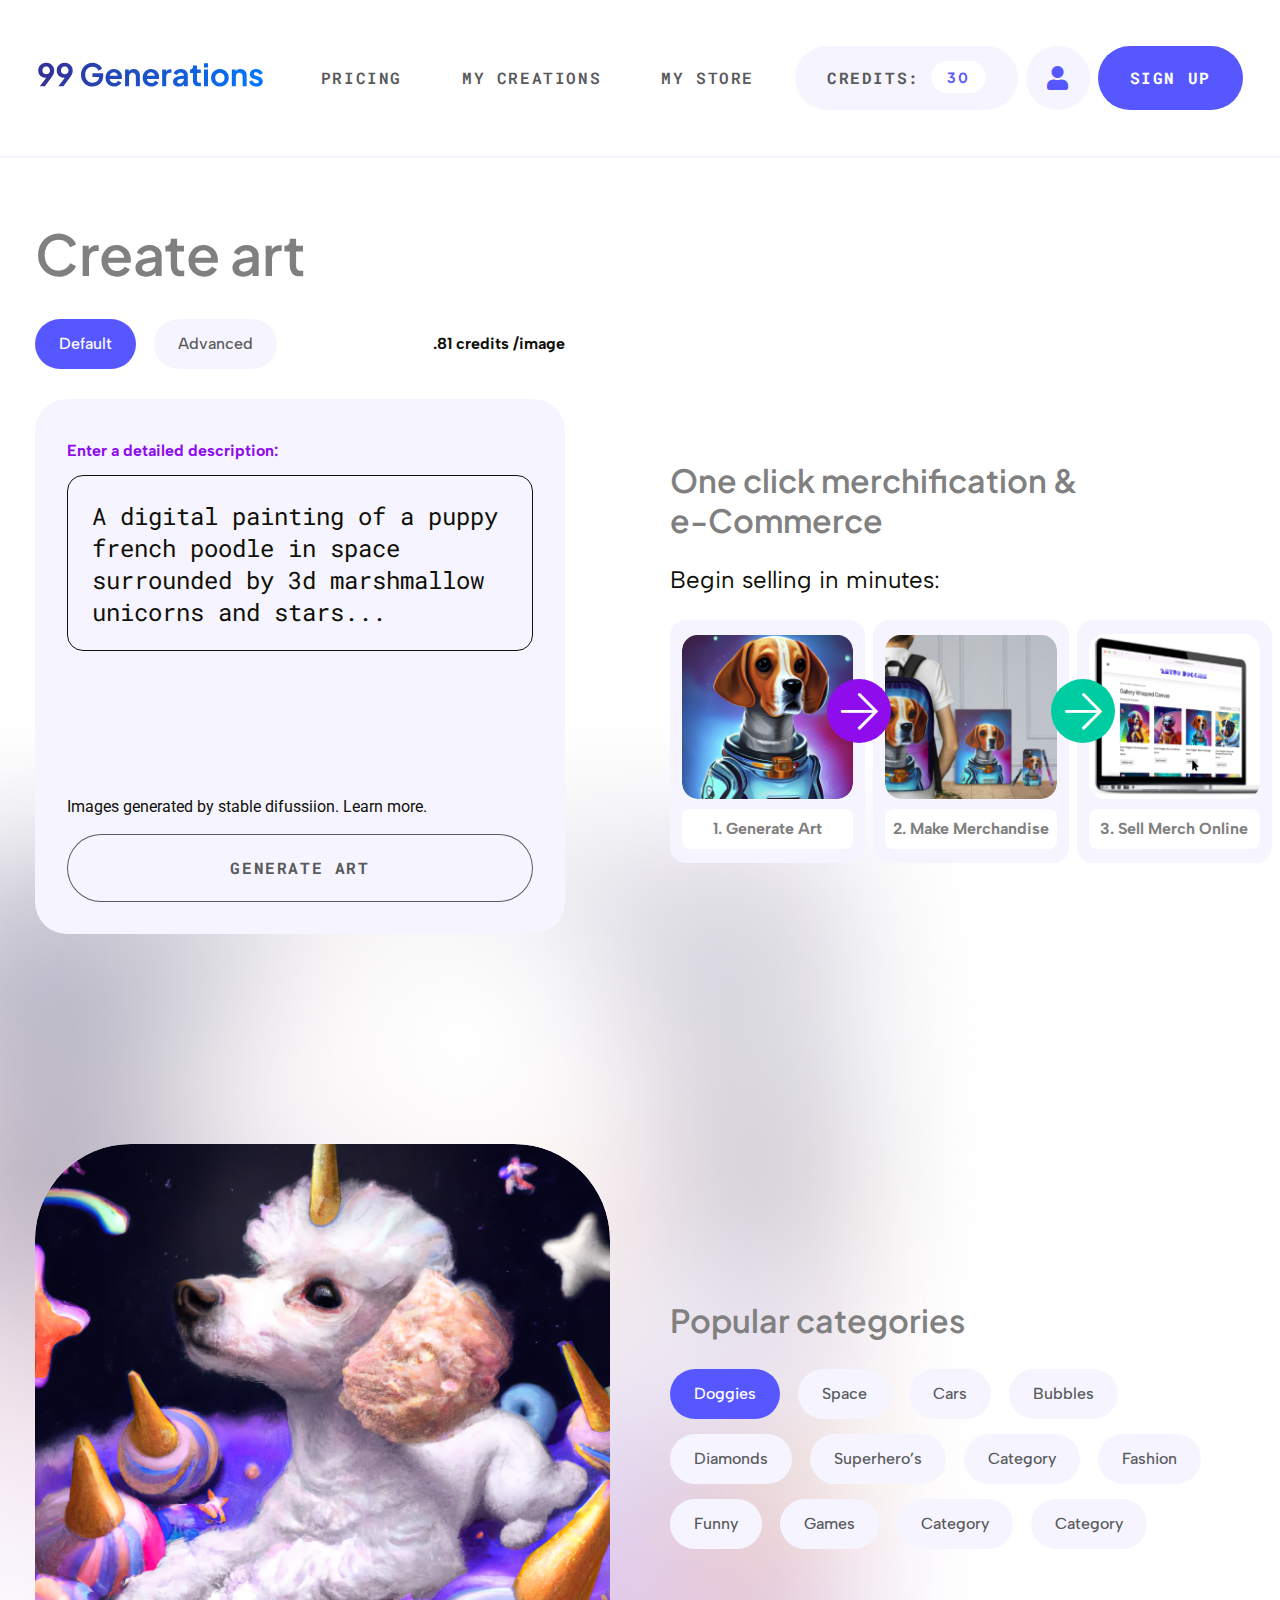
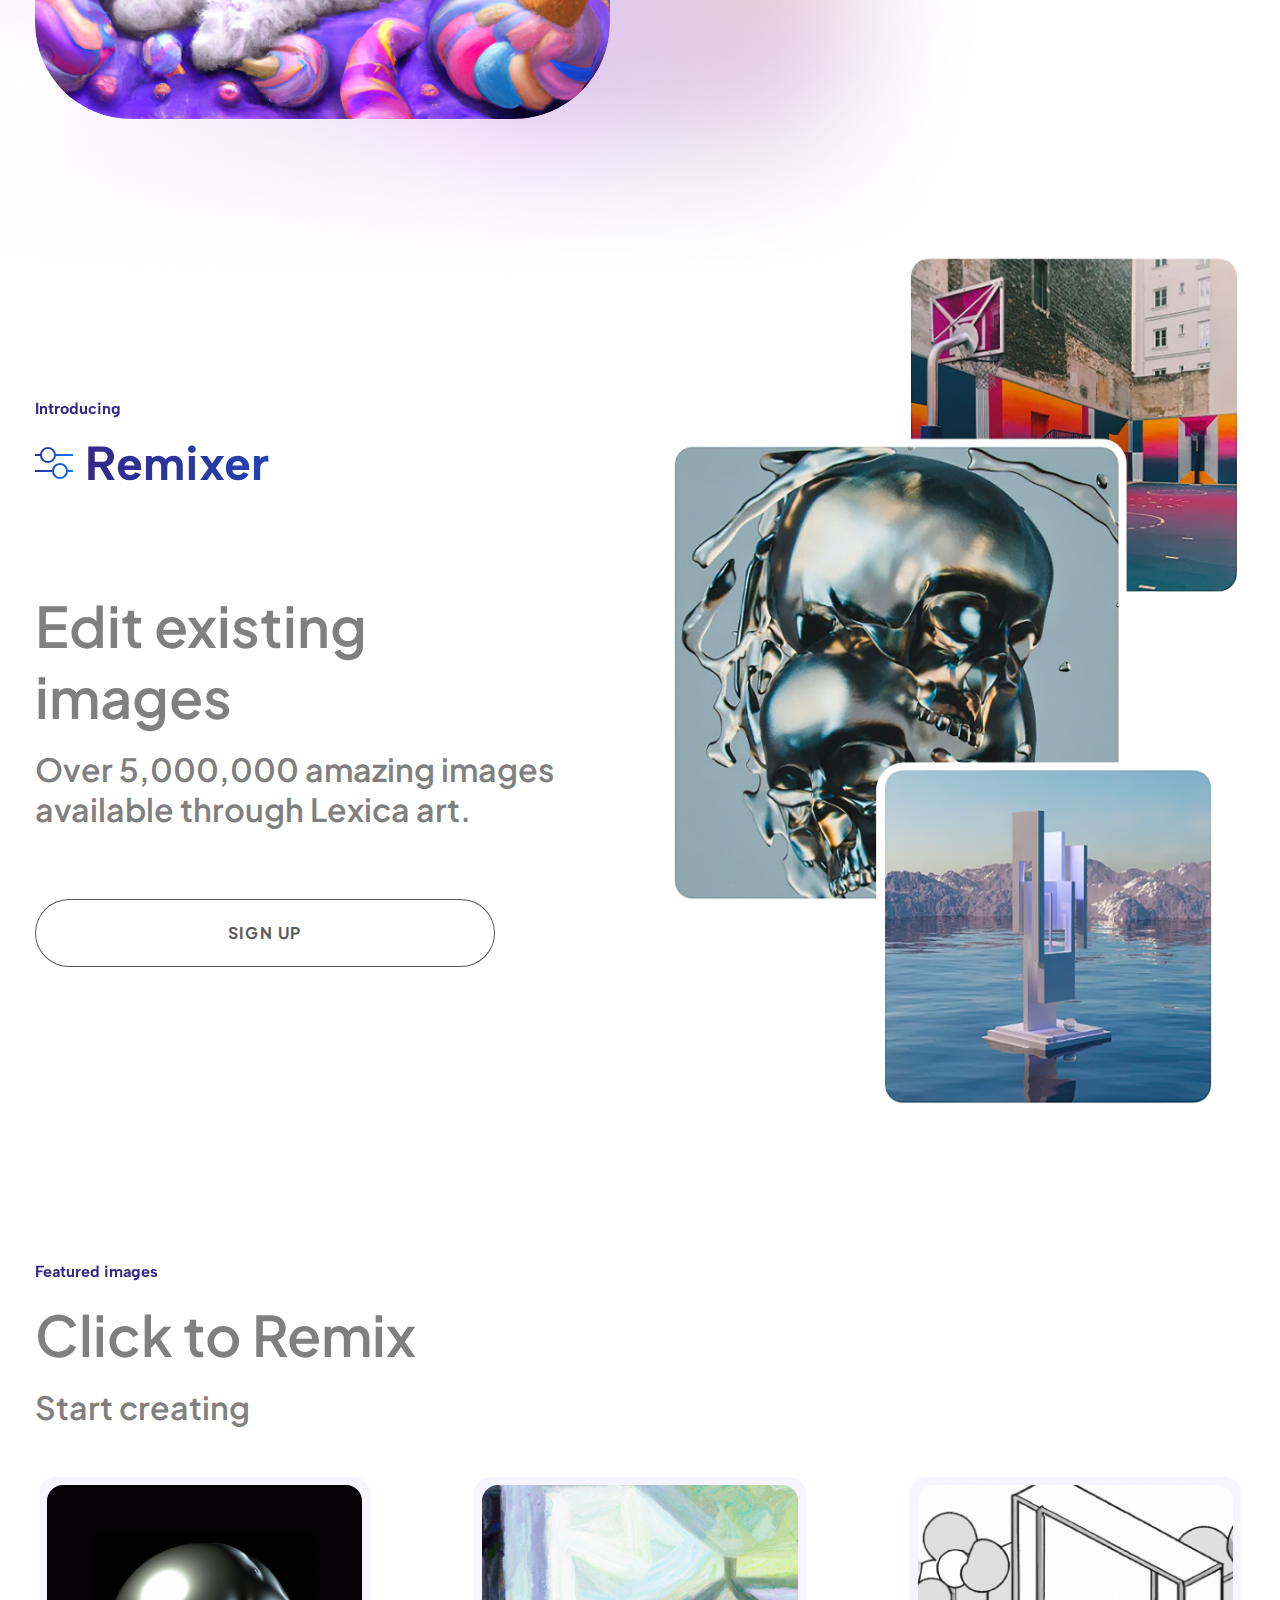
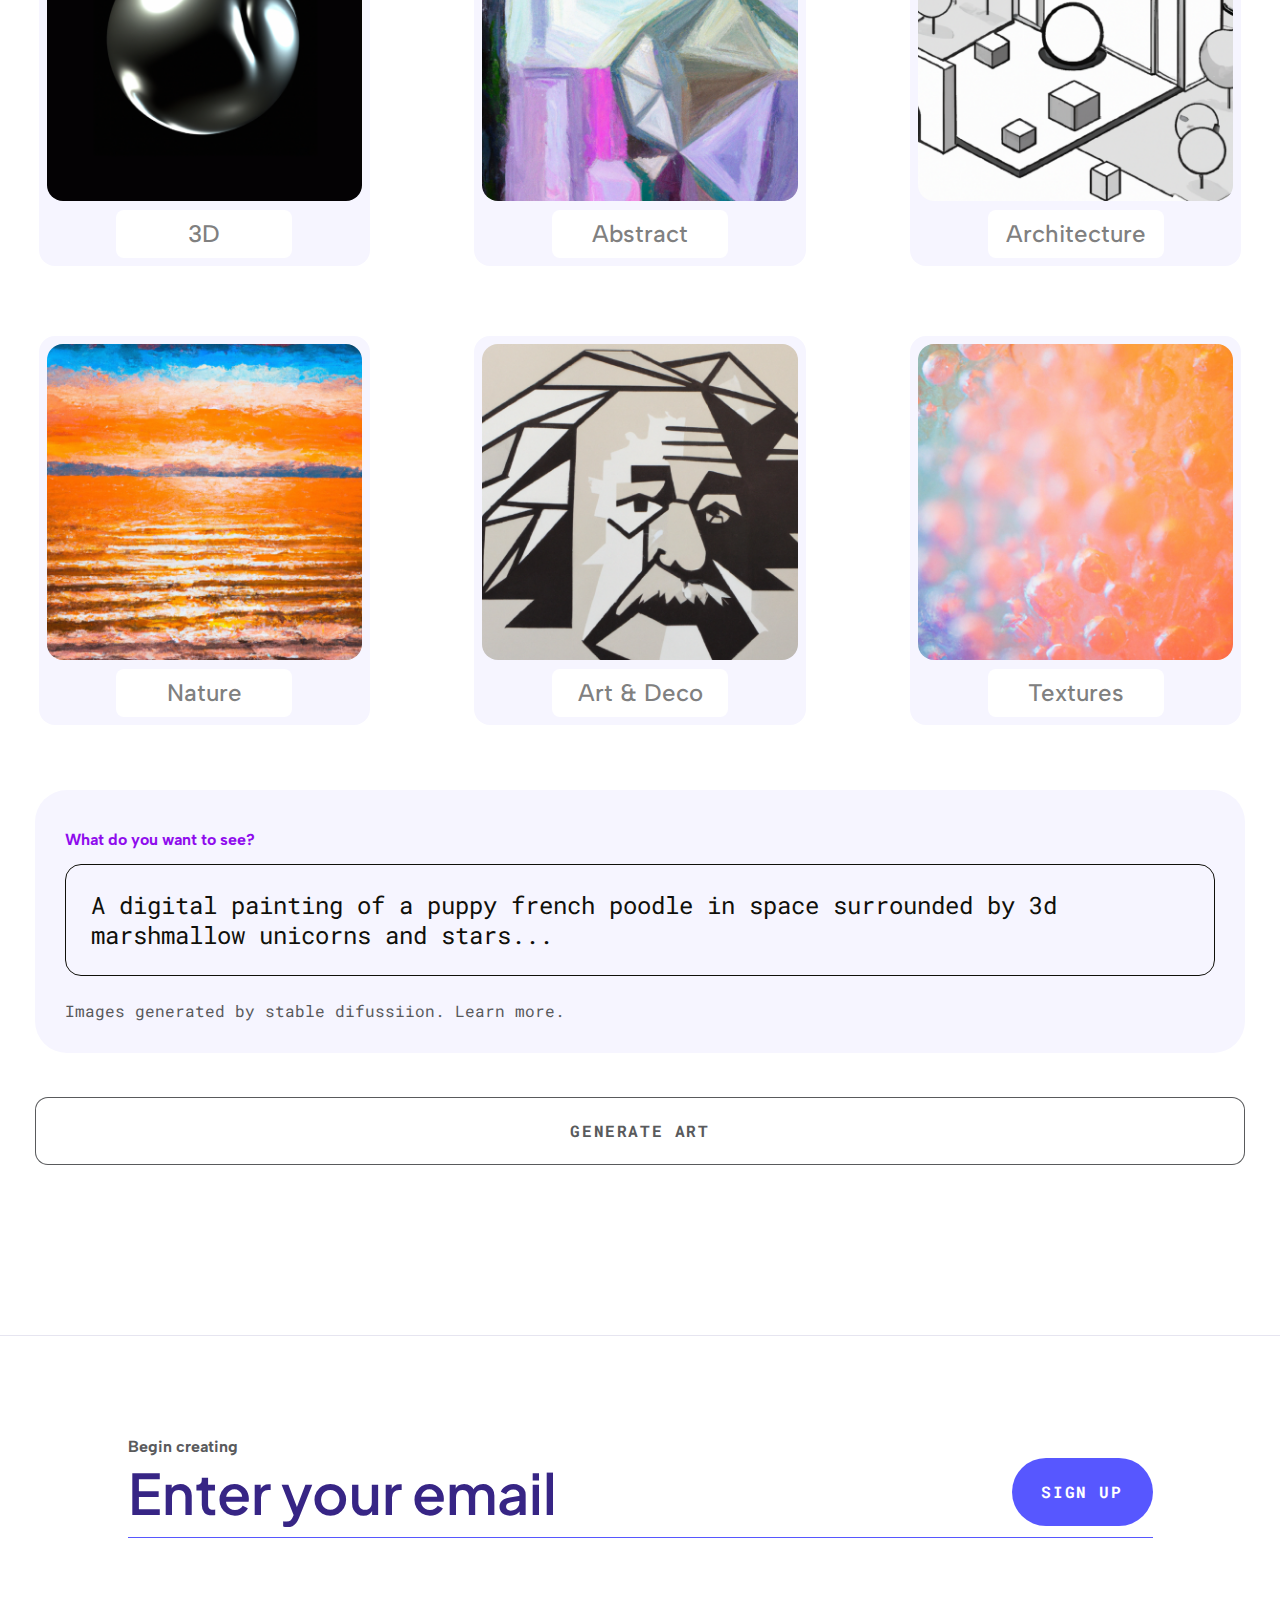
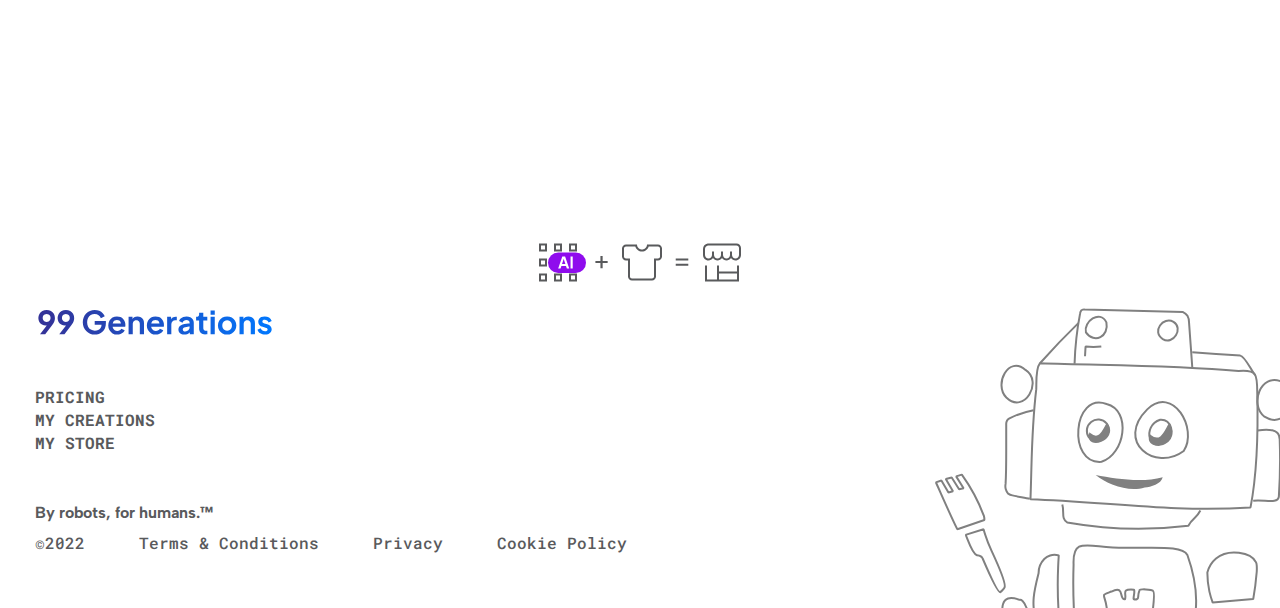
<file: staging.html>
<!DOCTYPE html>
<html lang="en">
<head>
	
	<!-- Meta, Viewport & Title 
	================================================== -->
	<meta charset="utf-8">
	<meta http-equiv="X-UA-Compatible" content="IE=edge">
	<meta name="viewport" content="width=device-width, initial-scale=1">
	<!-- The above 3 meta tags *must* come first in the head; any other head content must come *after* these tags -->
	<title>99 Generations | By robots, for humans.™</title>
	
	<!-- Styles
	================================================== -->
	<link href="assets/css/bootstrap.min.css" rel="stylesheet">
	<link href="assets/css/brands.min.css" rel="stylesheet">
	<link href="assets/css/light.min.css" rel="stylesheet">
	<link href="assets/css/regular.min.css" rel="stylesheet">
	<link href="assets/css/solid.min.css" rel="stylesheet">
	<link href="assets/css/duotone.min.css" rel="stylesheet">
	<link href="assets/css/fontawesome.min.css" rel="stylesheet">
	<link href="assets/css/custom-styles.css" rel="stylesheet">
	
	<!-- HTML5 shim and Respond.js for IE8 support of HTML5 elements and media queries -->
	<!-- WARNING: Respond.js doesn't work if you view the page via file:// -->
	<!--[if lt IE 9]>
	<script src="https://oss.maxcdn.com/html5shiv/3.7.2/html5shiv.min.js"></script>
	<script src="https://oss.maxcdn.com/respond/1.4.2/respond.min.js"></script>
	<![endif]-->
	
</head>
<body>

<div class="container-main" id="page">

<!-- Header
==================== -->
<header class="header-main">
<div class="container">
	<div class="brand"><a href="index.html" title="99 Generations"><img src="assets/img/brand-99-generations.svg" alt="brand-99-generations" /></a></div>
	
	<div class="main-menu">
		<div class="menu-btn menu-bar"><div class="icon-bar"><span></span></div></div>
		
		<div class="nav-bar">
		<div class="nav-inn">
			<div class="menu-close menu-bar"><button class="fal fa-times"></button></div>
			
			<nav>
			<ul>
			<li><a href="#">Pricing</a></li>
			<li><a href="#">My Creations</a></li>
			<li><a href="#">My Store</a></li>
			</ul>
			</nav>
			
			<div class="btn-out">
			<a href="#" class="btn btn-gray">CREDITS: <span class="count">30</span></a>
			<a href="#" class="icon-user"><em class="fa fa-user"></em></a>
			<a href="#" class="btn btn-blue">Sign up</a>			</div>
		</div>	
		</div>	
	</div>
	
	<div class="user-mbl"><a href="#" class="fa fa-user"></a></div>
	<div class="overlay"></div>	
</div>
</header>



<!-- Content - Main
==================== -->
<main class="content-main">

<div class="split-cont">
<div class="container">

	<h2>Create art</h2>

	<div class="feature-links">
		<div class="aside">
		<ul>
		<li class="active"><a href="#">Default</a></li>
		<li><a href="#">Advanced</a></li>
		</ul>
		
		<div class="sml-txt">.81 credits /image</div>
		</div>
	</div>
	
	<div class="row">
		<div class="col-lg-6">
		<div class="box">
		<div class="box-inn">
		<form method="get" action="#">
		<label>Enter a detailed description:</label>
		<span style ="color: red;font-size: 13px;" id = 'error_create_art'></span>
		<textarea name="commentsart2" id="commentsart2" cols="5" rows="5" placeholder="A digital painting of a puppy french poodle in space surrounded by 3d marshmallow unicorns and stars..."></textarea>
		</form>
		</div>
		
		<p>Images generated by stable difussiion. Learn more.</p>
		<div class="btn-out"><button type="submit" name="btnart2" onclick="generateArtImage();"  id="btnart2" class="btn">GENERATE ART</button></div>
		</div>
		</div>
		
		
		<div class="col-lg-6">
			<div class="feature-list">
				<div class="heading-top">
				<div class="aside">
				<h3>One click merchification &amp; e-Commerce</h3>
				<p>Begin selling in minutes:</p>
				</div>
				</div>
			
				<div class="article-wrap">
				<div class="article-list">
					<div class="article-out">
						<div class="article">
						<div class="box">
						<div class="figure"><img src="assets/img/photo-1.png" alt="photo-1" /></div>
						<h3>1. Generate Art</h3>
						</div>
						</div>
						
						<div class="article">
						<div class="box">
						<div class="figure"><img src="assets/img/photo-2.png" alt="photo-2" /></div>
						<h3>2. Make Merchandise</h3>
						</div>
						</div>
						
						<div class="article">
						<div class="box">
						<div class="figure"><img src="assets/img/photo-3.png" alt="photo-1" /></div>
						<h3>3. Sell Merch Online</h3>
						</div>
						</div>
						
						<div class="arrows">
						<a href="#" class="arrow-right purple"><em class="fal fa-arrow-right"></em></a>
						<a href="#" class="arrow-right"><em class="fal fa-arrow-right"></em></a>
						</div>
					</div>
				</div>
				</div>
			</div>
		</div>
	</div>
</div>
</div>


<div class="split-cont2">
<div class="container">		
	<div class="row">
		<div class="col-md-6">
		<div class="figure" id="imageDiffusion"><img id = "testimg" src="assets/img/photo-4.png" alt="photo-4" /></div>
		</div>
		
		<div class="col-md-6">
			<div class="feature-links">
				<h3>Popular categories</h3>
			
				<div class="aside-wrap">
				<div class="aside">
				<ul>
				<li class="active"><a href="#">Doggies</a></li>
				<li><a href="#">Space</a></li>
				<li><a href="#">Cars</a></li>
				<li><a href="#">Bubbles</a></li>
				<li><a href="#">Diamonds</a></li>
				<li><a href="#">Superhero’s</a></li>
				<li><a href="#">Category</a></li>
				<li><a href="#">Fashion</a></li>
				<li><a href="#">Funny</a></li>
				<li><a href="#">Games</a></li>
				<li><a href="#">Category</a></li>
				<li><a href="#">Category</a></li>
				</ul>
				</div>
				</div>
			</div>
		</div>
	</div>		
</div>
</div>


<div class="introducing-cont">
<div class="container">
	<div class="row">
		<div class="col-md-6">
		<div class="heading-txt">
		<div class="sub-title">Introducing</div>
		<div class="sub-head">Remixer</div>
		<h2>Edit existing<br /> images</h2>
		<p>Over 5,000,000 amazing images available through Lexica art.</p>
		<div class="btn-out"><a href="#" class="btn">sign up</a></div>
		</div>
		</div>
		
		<div class="col-md-6">
		<div class="figure"><img src="assets/img/introducing-group.png" alt="introducing-group" /></div>
		</div>
	</div>
</div>
</div>


<div class="featured-images">
<div class="container">
	<div class="heading-txt">
		<div class="sub-title">Featured images</div>
		<h2>Click to Remix</h2>
		<p>Start creating</p>
	</div>
	
	<div class="row">
		<div class="col-lg-4 col-sm-6">
		<div class="box">
		<div class="figure"><img src="assets/img/featured-image-1.png" alt="featured-image-1" /> <div class="btns"><a href="#" class="btn btn-blue">REMIX <em class="icn-rex"></em></a> <a href="#" class="btn btn-blue">MERCHIFY <em class="icn-crt"></em></a></div></div>
		<h3>3D</h3>
		</div>
		</div>
		
		<div class="col-lg-4 col-sm-6">
		<div class="box">
		<div class="figure"><img src="assets/img/featured-image-2.png" alt="featured-image-2" /> <div class="btns"><a href="#" class="btn btn-blue">REMIX <em class="icn-rex"></em></a> <a href="#" class="btn btn-blue">MERCHIFY <em class="icn-crt"></em></a></div></div>
		<h3>Abstract</h3>
		</div>
		</div>
		
		<div class="col-lg-4 col-sm-6">
		<div class="box">
		<div class="figure"><img src="assets/img/featured-image-3.png" alt="featured-image-3" /> <div class="btns"><a href="#" class="btn btn-blue">REMIX <em class="icn-rex"></em></a> <a href="#" class="btn btn-blue">MERCHIFY <em class="icn-crt"></em></a></div></div>
		<h3>Architecture</h3>
		</div>
		</div>
		
		<div class="col-lg-4 col-sm-6">
		<div class="box">
		<div class="figure"><img src="assets/img/featured-image-4.png" alt="featured-image-4" /> <div class="btns"><a href="#" class="btn btn-blue">REMIX <em class="icn-rex"></em></a> <a href="#" class="btn btn-blue">MERCHIFY <em class="icn-crt"></em></a></div></div>
		<h3>Nature</h3>
		</div>
		</div>
		
		<div class="col-lg-4 col-sm-6">
		<div class="box">
		<div class="figure"><img src="assets/img/featured-image-5.png" alt="featured-image-5" /> <div class="btns"><a href="#" class="btn btn-blue">REMIX <em class="icn-rex"></em></a> <a href="#" class="btn btn-blue">MERCHIFY <em class="icn-crt"></em></a></div></div>
		<h3>Art & Deco</h3>
		</div>
		</div>
		
		<div class="col-lg-4 col-sm-6">
		<div class="box">
		<div class="figure"><img src="assets/img/featured-image-6.png" alt="featured-image-6" /> <div class="btns"><a href="#" class="btn btn-blue">REMIX <em class="icn-rex"></em></a> <a href="#" class="btn btn-blue">MERCHIFY <em class="icn-crt"></em></a></div></div>
		<h3>Textures</h3>
		</div>
		</div>
	</div>
</div>
</div>


<div class="generate-art-form">
<div class="container">
	<div class="box">
	<form method="get" action="#">
	<label>What do you want to see?</label>
	<textarea name="commentsart" id="commentsart" cols="5" rows="5" placeholder="A digital painting of a puppy french poodle in space surrounded by 3d marshmallow unicorns and stars..."></textarea>
	</form>
	<p>Images generated by stable difussiion. Learn more.</p>
	</div>	
	
	<div class="btn-out"><button type="submit" name="btnart" id="btnart" class="btn radius-13">GENERATE ART</button></div>
</div>
</div>

</main>


<!-- Footer
==================== -->
<footer class="footer-main">
<div class="container">
	<div class="newsletter-form-wrap">
		<div class="newsletter-form">
		<label>Begin creating</label>
		<form method="get" action="#">
		<input type="text" name="newsletter" id="newsletter" placeholder="Enter your email" />
		<input type="submit" name="newslettersubmit" id="newslettersubmit" class="btn btn-blue" value="Sign up" />
		</form>
		</div>
	</div>
	
	<div class="icons"><img src="assets/img/icons-ai.svg" alt="icons-ai" /></div>
	
	<div class="brand"><a href="index.html" title="AtlasHoldings"><img src="assets/img/brand-99generations.svg" alt="brand-99generations" /></a></div>
	
	<div class="foot-menu">
		<ul>
		<li><a href="#">Pricing</a></li>
		<li><a href="#">My Creations</a></li>
		<li><a href="#">My Store</a></li>
		</ul>
	</div>	
	
	<div class="foot-sub-title">By robots, for humans.™</div>
		
	<div class="foot-wrap">
		<p>©2022</p>
				
		<div class="foot-menu2">
		<ul>		
		<li><a href="terms.html">Terms &amp; Conditions</a></li>	
		<li><a href="privacy.html">Privacy</a></li>
		<li><a href="cookie-policy.html">Cookie Policy</a></li>
		</ul>
		</div>
	</div>
</div>
</footer>

</div>

	
	<!-- Scripts -->
	
	<script src="assets/js/jquery.min.js"></script>
	<script src="assets/js/jquery.redirect.js"></script>
	<script src="assets/js/popper.min.js"></script>
	<script src="assets/js/bootstrap.min.js"></script>
	<script src="assets/js/custom.js"></script>
	<script src="assets/js/python.js"></script>
	
</body>
</html>
</file>
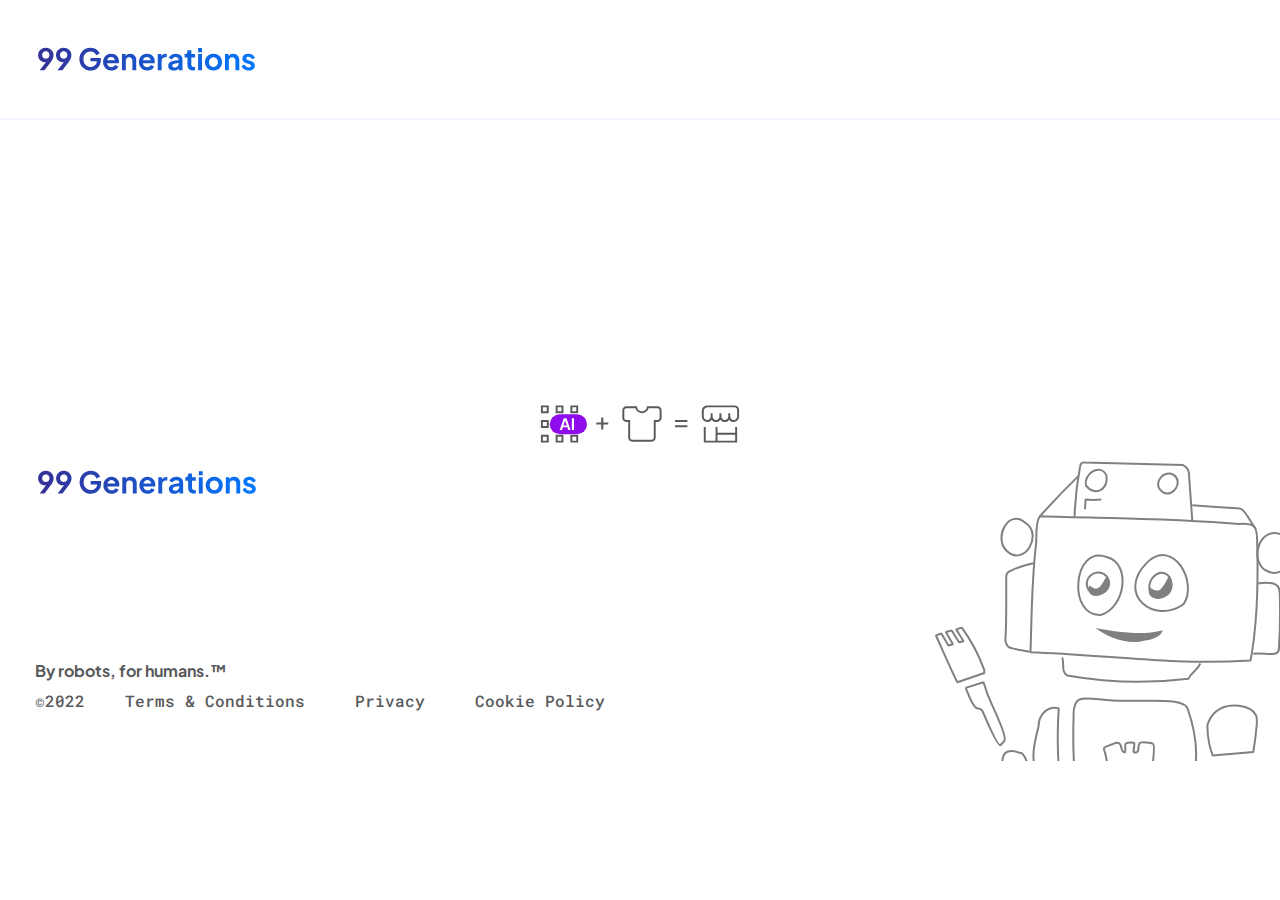
<file: terms.html>
<!DOCTYPE html>
<html lang="en">
<head>
	
	<!-- Meta, Viewport & Title 
	================================================== -->
	<meta charset="utf-8">
	<meta http-equiv="X-UA-Compatible" content="IE=edge">
	<meta name="viewport" content="width=device-width, initial-scale=1">
	<!-- The above 3 meta tags *must* come first in the head; any other head content must come *after* these tags -->
	<title>99 Generations | By robots, for humans.™</title>
	
	<!-- Styles
	================================================== -->
	<link href="assets/css/bootstrap.min.css" rel="stylesheet">
	<link href="assets/css/brands.min.css" rel="stylesheet">
	<link href="assets/css/light.min.css" rel="stylesheet">
	<link href="assets/css/regular.min.css" rel="stylesheet">
	<link href="assets/css/solid.min.css" rel="stylesheet">
	<link href="assets/css/duotone.min.css" rel="stylesheet">
	<link href="assets/css/fontawesome.min.css" rel="stylesheet">
	<link href="assets/css/styles.css" rel="stylesheet">
	
	<!-- HTML5 shim and Respond.js for IE8 support of HTML5 elements and media queries -->
	<!-- WARNING: Respond.js doesn't work if you view the page via file:// -->
	<!--[if lt IE 9]>
	<script src="https://oss.maxcdn.com/html5shiv/3.7.2/html5shiv.min.js"></script>
	<script src="https://oss.maxcdn.com/respond/1.4.2/respond.min.js"></script>
	<![endif]-->
	
</head>
<body>

<div class="container-main" id="page">

<!-- Header
==================== -->
<header class="header-home">
<div class="container">

	<div class="brand"><a href="index.html" title="99 Generations">
	<img src="assets/img/brand-99-generations.svg" alt="brand-99-generations" /></a></div>
	

	
	<div class="user-mbl"><a href="#" class="fa fa-user"></a></div>
	<div class="overlay"></div>
		
</div>
</header>


<!-- Content - Main
==================== -->
<main class="content-main">

	<div class="content-inner">
	<div class="container">
		
	<p><div name="termly-embed" data-id="7bc3b821-cc7e-47b8-8c41-c1ef9f16f838" data-type="iframe"></div>
<script type="text/javascript">(function(d, s, id) {
  var js, tjs = d.getElementsByTagName(s)[0];
  if (d.getElementById(id)) return;
  js = d.createElement(s); js.id = id;
  js.src = "https://app.termly.io/embed-policy.min.js";
  tjs.parentNode.insertBefore(js, tjs);
}(document, 'script', 'termly-jssdk'));</script></p>

	</div>
	</div>

</main>


<!-- Footer
==================== -->
<footer class="footer-main">
<div class="container">
	<div class="icons"><img src="assets/img/icons-ai.svg" alt="icons-ai" /></div>
	
	<div class="brand"><a href="index.html" title="AtlasHoldings"><img src="assets/img/brand-99generations.svg" alt="brand-99generations" /></a></div>
	
	<div class="foot-sub-title">By robots, for humans.™</div>
		
	<div class="foot-wrap">
		<p>&copy;2022</p>
				
		<div class="foot-menu">
		<ul>		
		<li><a href="terms.html">Terms &amp; Conditions</a></li>	
		<li><a href="privacy.html">Privacy</a></li>
		<li><a href="cookie-policy.html">Cookie Policy</a></li>
		</ul>
		</div>
	</div>
</div>
</footer>

</div>

	
	<!-- Scripts -->
	<script src="assets/js/jquery.min.js"></script>
	<script src="assets/js/popper.min.js"></script>
	<script src="assets/js/bootstrap.min.js"></script>
	<script src="assets/js/custom.js"></script>
	
</body>
</html>
</file>
<file: assets/css/styles.css>
/*
Table Of Contents

1.)  Typography
2.)  Container - Main
3.)  Header - Main
4.)  Content - Main
5.)  Footer - Main

===============================================*/


/*
 1.) Typography
----------------------------------------*/

@import url('https://fonts.googleapis.com/css2?family=Plus+Jakarta+Sans:ital,wght@0,200;0,300;0,400;0,500;0,600;0,700;0,800;1,200;1,300;1,400;1,500;1,600;1,700;1,800&display=swap'); /*font-family: "Plus Jakarta Sans", sans-serif;*/
@import url('https://fonts.googleapis.com/css2?family=Roboto+Mono:ital,wght@0,100;0,200;0,300;0,400;0,500;0,600;0,700;1,100;1,200;1,300;1,400;1,500;1,600;1,700&display=swap'); /*font-family: "Roboto Mono", monospace;*/

h1,
.h1,
h2,
.h2,
h3,
.h3,
h4,
.h4,
h5,
.h5,
h6,
.h6,
p,
ol,
ul,
li {
	padding: 0;
	margin: 0;
}


/* #Basic Styles
================================================== */

body {
	-webkit-font-smoothing: antialiased;
	text-shadow: 1px 1px 1px rgba(0,0,0,0.004);
	font-family: "Roboto Mono", sans-serif;
	font-weight: 400;
	font-size: 24px;
	color: #10100a;
	line-height: 32px;
	background: #ffffff;
	margin: 0;
	padding: 0;
}

sub,
sup{
	font-size: 50%;
}

sup {
	top: -.6em;
}

sub,
sup{
	font-size: 50%;
}

img { 
	max-width: 100%;
	height: auto;
}


/* #Links
================================================== */

a {
	color: #5757ff;
	text-decoration: none;
	-webkit-transition: all .25s ease-out;
	-moz-transition: all .25s ease-out;
	-o-transition: all .25s ease-out;
	transition: all .25s ease-out;
	cursor: pointer;
}

a:hover,
a:focus,
a:active {
	color: #8f0ced;
	text-decoration: none;
}

a:visited {
	outline: 0;
}

a[href^="tel:"], 
a[href^="fax:"] {
	color: #5757ff;
	text-decoration: none;
}

a:hover[href^="tel:"], 
a:focus[href^="tel:"], 
a:hover[href^="fax:"],
a:focus[href^="fax:"] {
	color: #8f0ced;
	text-decoration: none;
}


/* #Heading H1, H2, H3, H4, H5, H6, P
================================================== */

h1,
.h1,
h2,
.h2,
h3,
.h3,
h4,
.h4,
h5,
.h5,
h6,
.h6 { 
	font-family: "Plus Jakarta Sans", sans-serif; 
	font-weight: 600; 
	color: #808080;
	padding-bottom: 24px;
}

h1,
.h1 {
	font-size: 72px;
	line-height: 91px;
}

h2,
.h2 {
	font-size: 56px;
	line-height: 71px;
}

h3,
.h3 { 
	font-size: 32px;
	line-height: 40px;
}

h4,
.h4 { 
	font-size: 24px;
	line-height: 29px;
}

h1 a,
h2 a,
h3 a,
h4 a,
h5 a,
h6 a {
	font-weight: inherit;
	font-style: inherit;
	color: inherit;
}

h1:last-child,
h2:last-child,
h3:last-child,
h4:last-child,
h5:last-child,
h6:last-child {
	padding-bottom: 0;
}

p {
	padding-bottom: 30px;
}

p:last-child {
	padding-bottom: 0;
}

em {
	font-style: italic; 
}

em.fal,
em.far,
em.fas,
em.fab {
	font-style: normal; 
}

strong {
	font-weight: 600; 
}

@media (max-width: 1199px) {
h1,
.h1 {
	font-size: 62px;
	line-height: 76px;
}

h2,
.h2 {
	font-size: 48px;
	line-height: 60px;
}
}

@media (max-width: 767px) {
h1,
.h1,
h2,
.h2,
h3,
.h3,
h4,
.h4,
h5,
.h5,
h6,
.h6 { 
	padding-bottom: 16px;
}

h1,
.h1 {
	font-size: 56px;
	line-height: 71px;
}

h2,
.h2 {
	font-size: 32px;
	line-height: 40px;
}
}


/* #Unorder Styles
================================================= */

ul,
ol {
	list-style: none;
}

li {
	position: relative; 
	padding-left: 25px;
	padding-bottom: 10px;
}

ul:last-child li:last-child,
ol:last-child li:last-child {
	padding-bottom: 0;
}

li:last-child { 
	padding-bottom: 30px;
}

ul li ul,
ol li ol {
	padding: 15px 0 0 0;
}

ul li:before {
	content: ""; 
	width: 8px; 
	height: 8px; 
	float: left; 
	background: #10100a; 
	border-radius: 360px;
	position: absolute;
	top: 13px;
	left: 0;
}


/* #Order Styles
================================================= */

ol {
	counter-reset: item;
}

ol > li {
	counter-increment: item;
	padding-left: 40px;
}

ol > li:before {
	content: counter(item)".";
	font-weight: 600;
	color: #10100a;
	position: absolute;
	top: -1px;
	left: 0;
	padding: 0;
	margin: 0;
}


/* #Input
================================================= */

select,
textarea,
input[type="text"],
input[type="password"],
input[type="datetime"],
input[type="datetime-local"],
input[type="date"],
input[type="month"],
input[type="time"],
input[type="week"],
input[type="number"],
input[type="email"],
input[type="url"],
input[type="search"],
input[type="tel"],
input[type="color"],
.uneditable-input {
	border-radius: 0;
	-webkit-box-shadow: none;
	-moz-box-shadow: none;
	box-shadow: none;
	outline: 0;
}

select,
textarea,
input {
	-webkit-transition: border linear 0.2s, box-shadow linear 0.2s;
	-moz-transition: border linear 0.2s, box-shadow linear 0.2s;
	-ms-transition: border linear 0.2s, box-shadow linear 0.2s;
	-o-transition: border linear 0.2s, box-shadow linear 0.2s;
	transition: border linear 0.2s, box-shadow linear 0.2s;
}

label {
	width: 100%;
	font-family: "Albert Sans", sans-serif;
	font-weight: 700;
	font-size: 16px;
	color: #8f0ced;
	line-height: 22px;
	padding: 0 0 13px 0;
	margin: 0;
}

label .required {
	color: #ff0000;
}

select,
textarea,
input[type="text"],
input[type="password"],
input[type="datetime"],
input[type="datetime-local"],
input[type="date"],
input[type="month"],
input[type="time"],
input[type="week"],
input[type="number"],
input[type="email"],
input[type="url"],
input[type="search"],
input[type="tel"],
input[type="color"],
.uneditable-input {
	width: 100%;
	height: 68px;
	font-family: "Roboto Mono", monospace;
	font-weight: 400;
	font-size: 24px;
	color: #10100a;
	line-height: 30px;
	white-space: nowrap;
	text-overflow: ellipsis;	
	background: #ffffff;	
	border: 1px solid #10100a;	
	border-radius: 13px;
	box-shadow: none;
	outline: none;
	-webkit-appearance: none;
	-moz-appearance: none;
	appearance: none;
	overflow: hidden;
	position: relative;
	padding: 15px 25px;
	margin: 0;
}

textarea {
	height: 176px;
	border-radius: 16px;
	white-space: normal;
	outline: none;
	resize: none;
	padding-top: 25px;
	padding-bottom: 25px;
}

select {
	background-image: url(../img/chevron-down.svg);
	background-size: 24px auto;
	background-repeat: no-repeat;
	background-position: top 20px right 25px;
	-webkit-appearance: none;
	-moz-appearance: none;
	appearance: none;
	padding-top: 0;
	padding-right: 60px;
	padding-bottom: 0;
}

select::-ms-expand {
	display:none;
}

select.colorize option:not([disabled]) {
	color: #10100a;
}

select.colorize option.def:not([disabled]),
select.colorize.empty:not([disabled]) {
	color: #10100a;
}

::-webkit-input-placeholder, 
::-webkit-textarea-placeholder {
	color: #10100a;
}

input::-moz-placeholder, 
textarea::-moz-placeholder {
	color: #10100a;
}

::-moz-placeholder {
	color: #10100a;
}

::-ms-input-placeholder {
	color: #10100a;
}

select:focus,
textarea:focus,
input[type="text"]:focus,
input[type="password"]:focus,
input[type="datetime"]:focus,
input[type="datetime-local"]:focus,
input[type="date"]:focus,
input[type="month"]:focus,
input[type="time"]:focus,
input[type="week"]:focus,
input[type="number"]:focus,
input[type="email"]:focus,
input[type="url"]:focus,
input[type="search"]:focus,
input[type="tel"]:focus,
input[type="color"]:focus,
.uneditable-input:focus {
	border-color: #5757ff;
	outline: 0;
}

@media (max-width: 991px) {
select,
textarea,
input[type="text"],
input[type="password"],
input[type="datetime"],
input[type="datetime-local"],
input[type="date"],
input[type="month"],
input[type="time"],
input[type="week"],
input[type="number"],
input[type="email"],
input[type="url"],
input[type="search"],
input[type="tel"],
input[type="color"],
.uneditable-input {
	height: 60px;
	font-size: 20px;
	line-height: 26px;
}

textarea {
	height: 140px;
	border-radius: 13px;
}

select {
	background-size: 20px auto;
	background-position: top 18px right 25px;
}
}

@media (max-width: 767px) {
select,
textarea,
input[type="text"],
input[type="password"],
input[type="datetime"],
input[type="datetime-local"],
input[type="date"],
input[type="month"],
input[type="time"],
input[type="week"],
input[type="number"],
input[type="email"],
input[type="url"],
input[type="search"],
input[type="tel"],
input[type="color"],
.uneditable-input {
	font-size: 18px;
	line-height: 24px;
}
}


/* #Button
================================================== */

.btn,
.button,
input[type="button"],
input[type="submit"] {
	width: auto;
	height: auto;
	float: none;
	display: inline-block;
	vertical-align: middle;
	font-weight: 700;
	font-size: 16px;
	color: #595a5c;
	line-height: 20px;
	letter-spacing: 0.1em;
	text-align: center;
	text-decoration: none;
	text-transform: uppercase;
	white-space: normal;
	background: none;	
	border-radius: 360px;
	box-shadow: inset #595A5C 0 0 0 1px;
	border: none;
	overflow: hidden;
	position: relative;
	z-index: 1;
	cursor: pointer;
	outline: 0;
	-webkit-transition: all .25s ease-out;
	-moz-transition: all .25s ease-out;
	-o-transition: all .25s ease-out;
	transition: all .25s ease-out;
	padding: 24px 32px;
	margin: 0;
}

.btn::before,
.button::before {
	content: "";
	width: 0;
	height: 100%;
	float: left;
	background: #595a5c;
	-webkit-transition: all .25s ease-out;
	-moz-transition: all .25s ease-out;
	-o-transition: all .25s ease-out;
	transition: all .25s ease-out;
	position: absolute;
	top: 0;
	left: 0;
	z-index: -1;
}

.btn em,
.button em {
	font-size: 125%;
	position: relative;
	top: 2px; 
	margin-left: 4px;
}

.btn .count,
.button .count { 
	float: none; 
	display: inline-block; 
	vertical-align: middle; 
	font-family: "Plus Jakarta Sans", sans-serif; 
	font-size: 14px; 
	color: #5757FF; 
	line-height: 32px; 
	background: #ffffff; 
	border-radius: 360px; 
	position: relative; 
	top: -2px; 
	padding: 0 16px;
}

.btn:hover,
.btn:focus,
.btn:active,
.btn:active:focus,
.btn.active,
.btn.active:focus,
.button:hover,
.button:focus,
.button:active,
.button:active:focus,
.button.active,
.button.active:focus,
input[type="button"]:hover,
input[type="button"]:focus,
input[type="button"]:active,
input[type="button"]:active:focus,
input[type="button"].active,
input[type="button"].active:focus,
input[type="submit"]:hover,
input[type="submit"]:focus,
input[type="submit"]:active,
input[type="submit"]:active:focus,
input[type="submit"].active,
input[type="submit"].active:focus,
.btn:not(:disabled):not(.disabled).active, 
.button:not(:disabled):not(.disabled):active {
	color: #ffffff;
	text-decoration: none;
	box-shadow: none; 
	outline: 0;
}

input[type="button"]:hover,
input[type="button"]:focus,
input[type="button"]:active,
input[type="button"]:active:focus,
input[type="button"].active,
input[type="button"].active:focus,
input[type="submit"]:hover,
input[type="submit"]:focus,
input[type="submit"]:active,
input[type="submit"]:active:focus,
input[type="submit"].active,
input[type="submit"].active:focus {
	background: #595a5c;
}

.btn:hover:before,
.btn:focus:before,
.btn:active:before,
.btn:active:focus:before,
.btn.active:before,
.btn.active:focus:before,
.button:hover:before,
.button:focus:before,
.button:active:before,
.button:active:focus:before,
.button.active:before,
.button.active:focus:before {
	width: 100%;
}

.btn-blue, 
.button.btn-blue, 
input.btn-blue[type="button"], 
input.btn-blue[type="submit"] {
	color: #ffffff;
	background: #5757FF; 
	box-shadow: none;
}

.btn-blue::before,
.button.btn-blue::before {
	background: #8F0CED;
}

input[type="button"].btn-blue:hover,
input[type="button"].btn-blue:focus,
input[type="button"].btn-blue:active,
input[type="button"].btn-blue:active:focus,
input[type="button"].btn-blue.active,
input[type="button"].btn-blue.active:focus,
input[type="submit"].btn-blue:hover,
input[type="submit"].btn-blue:focus,
input[type="submit"].btn-blue:active,
input[type="submit"].btn-blue:active:focus,
input[type="submit"].btn-blue.active,
input[type="submit"].btn-blue.active:focus {
	background: #8F0CED;
}

.btn-gray, 
.button.btn-gray, 
input.btn-gray[type="button"], 
input.btn-gray[type="submit"] {
	color: #595a5c!important;
	background: #F6F5FF;	
	box-shadow: none;
}

.btn-gray::before,
.button.btn-gray::before {
	background: #d9d9d9;
}

input[type="button"].btn-gray:hover,
input[type="button"].btn-gray:focus,
input[type="button"].btn-gray:active,
input[type="button"].btn-gray:active:focus,
input[type="button"].btn-gray.active,
input[type="button"].btn-gray.active:focus,
input[type="submit"].btn-gray:hover,
input[type="submit"].btn-gray:focus,
input[type="submit"].btn-gray:active,
input[type="submit"].btn-gray:active:focus,
input[type="submit"].btn-gray.active,
input[type="submit"].btn-gray.active:focus {
	background: #d9d9d9;
}

.disabled {
	cursor: not-allowed;
	filter: alpha(opacity=65);
	opacity: .65;
}

.btn.disabled,
.btn[disabled],
fieldset[disabled] .btn {
	cursor: not-allowed;
	filter: alpha(opacity=65);
	-webkit-box-shadow: none;
	box-shadow: none;
	opacity: .65;
}

a.btn.disabled,
fieldset[disabled] a.btn {
	pointer-events: none;
}

.btn-out {
	width: 100%;
	float: none;
	display: inline-block;
	vertical-align: top;
	margin: 15px 0 0 0;
}

@media (max-width: 1199px) {
.btn,
.button,
input[type="button"],
input[type="submit"] {
	padding: 20px 32px;
}
}


figure,
.figure {
	vertical-align: top;
}


/* 
 2.) Container - Main
----------------------------------------*/

.container-main {
	width: 100%;
	float: left;    
	position: relative;
	overflow: hidden;
}

.container {
	width: 100%;
	max-width: 1355px;
	padding: 0 35px;
}

@media (max-width: 767px) {
.container {
	max-width: 640px;
	padding: 0 20px;
}
}


/* Newsletter - Form */
.newsletter-form {
	width: 100%;
	float: none;
	display: inline-block;
	vertical-align: top;
	margin-bottom: 70px;
}

.newsletter-form:last-child {
	margin-bottom: 0;
}

.newsletter-form label {
	width: 100%;
	float: none;
	display: inline-block;
	vertical-align: top;
	font-family: "Plus Jakarta Sans", sans-serif;
	font-weight: 700;
	font-size: 16px;
	color: #595a5c;
	line-height: 22px;
	padding-bottom: 0;
}

.newsletter-form form {
	width: 100%;
	float: left;
	position: relative;
	padding: 0;
	margin: -12px 0 0 0;
}

.newsletter-form select, 
.newsletter-form textarea, 
.newsletter-form input[type="text"], 
.newsletter-form input[type="password"], 
.newsletter-form input[type="datetime"], 
.newsletter-form input[type="datetime-local"], 
.newsletter-form input[type="date"], 
.newsletter-form input[type="month"], 
.newsletter-form input[type="time"], 
.newsletter-form input[type="week"], 
.newsletter-form input[type="number"], 
.newsletter-form input[type="email"], 
.newsletter-form input[type="url"], 
.newsletter-form input[type="search"], 
.newsletter-form input[type="tel"], 
.newsletter-form input[type="color"], 
.newsletter-form .uneditable-input {
	height: 94px;
	font-family: "Plus Jakarta Sans", sans-serif;
	font-weight: 600;
	font-size: 42px;
	color: #372585;
	line-height: 42px;
	background: none;
	border: none;
	border-bottom: 1px solid #5757ff;
	box-shadow: none;
	border-radius: 0;
	padding: 0 175px 0 0;
}

.newsletter-form select.colorize option:not([disabled]) {
	color: #372585;
}

.newsletter-form select.colorize option.def:not([disabled]),
.newsletter-form select.colorize.empty:not([disabled]) {
	color: #372585;
}

.newsletter-form ::-webkit-input-placeholder, 
.newsletter-form ::-webkit-textarea-placeholder {
	color: #372585;
}

.newsletter-form input::-moz-placeholder, 
.newsletter-form textarea::-moz-placeholder {
	color: #372585;
}

.newsletter-form ::-moz-placeholder {
	color: #372585;
}

.newsletter-form ::-ms-input-placeholder {
	color: #372585;
}

.newsletter-form select:focus, 
.newsletter-form textarea:focus, 
.newsletter-form input[type="text"]:focus, 
.newsletter-form input[type="password"]:focus, 
.newsletter-form input[type="datetime"]:focus, 
.newsletter-form input[type="datetime-local"]:focus, 
.newsletter-form input[type="date"]:focus, 
.newsletter-form input[type="month"]:focus, 
.newsletter-form input[type="time"]:focus, 
.newsletter-form input[type="week"]:focus, 
.newsletter-form input[type="number"]:focus, 
.newsletter-form input[type="email"]:focus, 
.newsletter-form input[type="url"]:focus, 
.newsletter-form input[type="search"]:focus, 
.newsletter-form input[type="tel"]:focus, 
.newsletter-form input[type="color"]:focus, 
.newsletter-form .uneditable-input:focus {
	border-bottom-color: #0078ff;
}

.newsletter-form .btn, 
.newsletter-form .button, 
.newsletter-form input[type="button"], 
.newsletter-form input[type="submit"] {
	width: 141px;
	height: 68px;
	float: right;
	font-size: 16px;
	color: #ffffff;
	line-height: 68px;
	background: #5757ff;
	box-shadow: none;
	border-radius: 900px;
	border: none;
	padding: 0;
	position: absolute;
	top: 13px;
	right: 0;
	z-index: 1;
}

.newsletter-form .btn:hover,
.newsletter-form .btn:focus,
.newsletter-form .btn:active,
.newsletter-form .btn:active:focus,
.newsletter-form .btn.active,
.newsletter-form .btn.active:focus,
.newsletter-form .button:hover,
.newsletter-form .button:focus,
.newsletter-form .button:active,
.newsletter-form .button:active:focus,
.newsletter-form .button.active,
.newsletter-form .button.active:focus,
.newsletter-form input[type="button"]:hover,
.newsletter-form input[type="button"]:focus,
.newsletter-form input[type="button"]:active,
.newsletter-form input[type="button"]:active:focus,
.newsletter-form input[type="button"].active,
.newsletter-form input[type="button"].active:focus,
.newsletter-form input[type="submit"]:hover,
.newsletter-form input[type="submit"]:focus,
.newsletter-form input[type="submit"]:active,
.newsletter-form input[type="submit"]:active:focus,
.newsletter-form input[type="submit"].active,
.newsletter-form input[type="submit"].active:focus,
.newsletter-form .btn:not(:disabled):not(.disabled).active, 
.newsletter-form .btn:not(:disabled):not(.disabled):active  {
	background: #0078ff;
}

@media (max-width: 991px) {
.newsletter-form form {
	margin: -5px 0 0 0;
}

.newsletter-form select, 
.newsletter-form textarea, 
.newsletter-form input[type="text"], 
.newsletter-form input[type="password"], 
.newsletter-form input[type="datetime"], 
.newsletter-form input[type="datetime-local"], 
.newsletter-form input[type="date"], 
.newsletter-form input[type="month"], 
.newsletter-form input[type="time"], 
.newsletter-form input[type="week"], 
.newsletter-form input[type="number"], 
.newsletter-form input[type="email"], 
.newsletter-form input[type="url"], 
.newsletter-form input[type="search"], 
.newsletter-form input[type="tel"], 
.newsletter-form input[type="color"], 
.newsletter-form .uneditable-input {
	height: 80px;
	font-size: 32px;
	line-height: 32px;
	padding: 0 175px 0 0;
}

.newsletter-form .btn, 
.newsletter-form .button, 
.newsletter-form input[type="button"], 
.newsletter-form input[type="submit"] {
	width: 140px;
	height: 60px;
	font-size: 16px;
	line-height: 60px;
	top: 10px;
}
}

@media (max-width: 639px) {
.newsletter-form form {
	margin: 0;
}

.newsletter-form select, 
.newsletter-form textarea, 
.newsletter-form input[type="text"], 
.newsletter-form input[type="password"], 
.newsletter-form input[type="datetime"], 
.newsletter-form input[type="datetime-local"], 
.newsletter-form input[type="date"], 
.newsletter-form input[type="month"], 
.newsletter-form input[type="time"], 
.newsletter-form input[type="week"], 
.newsletter-form input[type="number"], 
.newsletter-form input[type="email"], 
.newsletter-form input[type="url"], 
.newsletter-form input[type="search"], 
.newsletter-form input[type="tel"], 
.newsletter-form input[type="color"], 
.newsletter-form .uneditable-input {
	height: 60px;
	font-size: 24px;
	line-height: 32px;
	padding: 15px 0;
}

.newsletter-form .btn, 
.newsletter-form .button, 
.newsletter-form input[type="button"], 
.newsletter-form input[type="submit"] {
	width: 100%;
	height: 60px;
	font-size: 16px;
	line-height: 60px;
	position:relative;
	top: 0;
	margin-top: 20px;
}
}


/* 
 3.) Header - Main
----------------------------------------*/

.header-main {
	width: 100%;
	height: 120px;
	float: left;
	background: #ffffff;
	border-bottom: 2px solid #F6F5FF;
}

.header-main .container {
	max-width: 1486px;
	padding: 0 35px;
}

.header-main .brand {
	float: left;
	height: 26px;
	line-height: 26px;
	position: relative;
	z-index: 1; 
	margin: 46px 0 0 0;
}

.header-main .brand img {
	max-height: 26px; 
	vertical-align: top;
}

@media (max-width: 1199px) {
.header-main {
	height: 92px;
}

.header-main .brand {
	margin: 32px 0 0 0;
}
}

@media (max-width: 767px) {
.header-main .container {
	max-width: 100%;
	padding: 0 20px;
}

.header-main .brand { 
	width: 100%;
	height: 20px;
	line-height: 20px; 
	text-align: center;
	margin: 34px 0 0 0;
}

.header-main .brand img {
	max-height: 20px; 
}
}


/* 
 4.) Content - Main
----------------------------------------*/

.content-main {
	width: 100%;
	float: left;
}


/* Split - Cont */
.split-cont {
	width: 100%;
	overflow: hidden; 
	padding: 110px 0;
}

.split-cont .row {
	align-items: end;
	margin: 0 -30px -70px -30px;
}

.split-cont .row > div {
	padding: 0 30px 70px 30px;
}

.split-cont .row > div .newsletter-form-out { 
	width: 100%; 
	float: left;
}

.split-cont .row > div .newsletter-form-out h1,
.split-cont .row > div .newsletter-form-out .h1 { 
	font-weight: 700; 
	font-size: 128px; 
	line-height: 140px;
	background: linear-gradient(90deg, #372585 4.64%, #0078FF 100%);
	-webkit-background-clip: text;
	-webkit-text-fill-color: transparent;
	background-clip: text;
	text-fill-color: transparent; 
	padding-bottom: 65px;
}

.split-cont .row > div .newsletter-form-out h1:last-child,
.split-cont .row > div .newsletter-form-out .h1:last-child { 
	padding-bottom: 0;
} 

.split-cont .row > div .feature-list {
	width: 100%;
	float: left;
}

.split-cont .row > div .feature-list .heading-top {
	width: 100%;
	float: none;
	display: inline-block;
	vertical-align: top;
	padding-bottom: 24px;
}

.split-cont .row > div .feature-list .heading-top:last-child {
	padding-bottom: 0;
}

.split-cont .row > div .feature-list .heading-top p {
	font-family: "Plus Jakarta Sans", sans-serif; 
	font-weight: 500; 
	color: #595A5C;
}

.split-cont .row > div .feature-list .heading-top .aside {
	width: 100%;
	max-width: 420px;
	float: left;
}

.split-cont .row > div .feature-list .article-wrap { 
	display: -ms-flexbox;
	display: flex;
	-ms-flex-wrap: wrap;
	flex-wrap: wrap;
	margin-right: -40px;
}

.split-cont .row > div .feature-list .article-list { 
	width: 100%; 
	float: left; 
	overflow: auto;
}

.split-cont .row > div .feature-list .article-out {
	width: 610px;
	display: -ms-flexbox;
	display: flex;
	-ms-flex-wrap: wrap;
	flex-wrap: wrap;
	position: relative;
	margin: 0 -4px;
}

.split-cont .row > div .feature-list .article {
	width: 33.33%;
	padding: 0 4px;
}

.split-cont .row > div .feature-list .article .box {
	width: 100%;
	height: 100%;
	float: left;
	background: #F6F5FF;
	border-radius: 16px;
	padding: 14px 12px;
}

.split-cont .row > div .feature-list .article .box .figure {
	width: 100%;
	float: left;
	text-align: center;
	overflow: hidden;
	border-radius: 16px;
	margin-bottom: 10px;
}

.split-cont .row > div .feature-list .article .box .figure img {
	width: 100%;
	border-radius: 16px;
}

.split-cont .row > div .feature-list .article .box h3 {
	width: 100%;
	float: left;
	font-family: "Plus Jakarta Sans", sans-serif;
	font-weight: 700;
	font-size: 16px;
	line-height: 22px; 
	letter-spacing: normal;
	text-align: center;
	background: #ffffff;
	border-radius: 8px;
	padding: 9px 0;
}


.split-cont .row > div .feature-list .arrows {
	width: 100%;
	height: 100%;
	float: left;
	display: flex;
	flex-wrap: wrap;
	align-items: center;
	justify-content: center;
	text-align: center;
	position: absolute;
	top: -35px;
	left: 0;
}

.split-cont .row > div .feature-list .arrows .arrow-right {
	width: 64px;
	height: 64px;
	float: none;
	display: inline-block;
	vertical-align: top;
	font-size: 42px;
	color: #ffffff;
	line-height: 64px;
	text-align: center;
	background: #00CCA2;
	border-radius: 360px;
	margin: 0 80px;
}

.split-cont .row > div .feature-list .arrows .arrow-right.purple {
	background: #8F0CED;
}

.split-cont .row > div .feature-list .arrows .arrow-right:hover,
.split-cont .row > div .feature-list .arrows .arrow-right:focus,
.split-cont .row > div .feature-list .arrows .arrow-right:active {
	background: #01ae8a;
}

.split-cont .row > div .feature-list .arrows .arrow-right.purple:hover,
.split-cont .row > div .feature-list .arrows .arrow-right.purple:focus,
.split-cont .row > div .feature-list .arrows .arrow-right.purple:active {
	background: #7205c1;
}

@media (max-width: 1199px) {
.split-cont {
	padding: 70px 0;
}

.split-cont .row > div .newsletter-form-out h1,
.split-cont .row > div .newsletter-form-out .h1 { 
	font-size: 90px; 
	line-height: 100px;
}
}

@media (max-width: 991px) {
.split-cont .row > div .box {
	max-width: 100%;
}

.split-cont .row > div .box .box-inn {
	min-height: 295px;
}

.split-cont .row > div .box .box-inn textarea {
	height: 150px; 
}
}

@media (min-width: 768px) and (max-width: 991px) {
.split-cont .row > div .feature-list .article-wrap { 
	margin-right: 0;
}

.split-cont .row > div .feature-list .article-out {
	width:auto;
}
}

@media (max-width: 767px) {
.split-cont {
	padding: 60px 0;
}

.split-cont .row > div .newsletter-form-out h1,
.split-cont .row > div .newsletter-form-out .h1 { 
	font-size: 72px;
	line-height: 80px; 
	padding-bottom: 50px;
}

.split-cont .row > div .feature-list .article-wrap { 
	margin-right: -20px;
}
}


/* 
 5.) Footer - Main
----------------------------------------*/

.footer-main {
	width: 100%;
	float: left;
	font-weight: 500;
	font-size: 16px;
	color: #595a5c;
	line-height: 20px;
	background: url(../img/icon-robot.svg) no-repeat bottom right;
	padding: 50px 0; 
}

.footer-main .container {
	max-width: 1486px;
	padding: 0 35px;
}

.footer-main .icons {
	width: 100%;
	float: none;
	display: inline-block;
	vertical-align: top;
	text-align: center;
	padding-bottom: 20px;
}

.footer-main .icons:last-child {
	padding-bottom: 0;
}

.footer-main .icons img { 
	max-height: 48px;
}

.footer-main .brand {
	width: 100%;
	float: none;
	display: inline-block;
	vertical-align: top;
	padding-bottom: 165px;
}

.footer-main .brand:last-child {
	padding-bottom: 0;
}

.footer-main .brand img { 
	max-height: 28px;
}

.footer-main .foot-sub-title {
	font-family: "Plus Jakarta Sans", sans-serif;
	font-weight: 700;
	padding-bottom: 10px;
}

.footer-main .foot-sub-title:last-child {
	padding-bottom: 0;
}

.footer-main .foot-menu {
	width: 100%;
	float: none;
	display: inline-block;
	vertical-align: top; 
}

.footer-main .foot-menu ul {
	float: none;
	display: inline-block;
	vertical-align: top;
	padding: 0;
	margin: 0 -20px -20px -20px;
}

.footer-main .foot-menu ul li {
	float: none;
	display: inline-block;
	vertical-align: top;
	padding: 0 20px 20px 20px;
	margin: 0;
}

.footer-main .foot-menu ul li:before {
	display: none;
}

.footer-main .foot-menu ul li a {
	font-weight: 500;
	color: #595a5c;
	text-decoration: none;
}

.footer-main .foot-menu ul li a:hover,
.footer-main .foot-menu ul li a:focus,
.footer-main .foot-menu ul li a:active,
.footer-main .foot-menu ul li a.active {
	color: #5757ff;
}

.footer-main .foot-wrap {
	width: 100%;
	float: none;
	display: inline-block;
	vertical-align: top;
	padding: 0 345px 0 0;
	margin-bottom: -20px;
}

.footer-main .foot-wrap:last-child {
	padding-bottom: 0;
}

.footer-main .foot-wrap p {
	width: auto;
	float: none;
	display: inline-block;
	vertical-align: top;
	padding: 0 30px 20px 0;
}

.footer-main .foot-wrap .foot-menu {
	width: auto;
	padding: 0;
}

@media (max-width: 1199px) {
.footer-main {
	background-size: auto 250px;
}

.footer-main .brand {
	padding-bottom: 100px;
}

.footer-main .icons img { 
	max-height: 42px;
}

.footer-main .foot-wrap {
	padding-right: 250px;
}
}

@media (max-width: 991px) {
.footer-main {
	background-size: auto 200px;
}

.footer-main .foot-wrap .foot-menu {
	width: auto;
	padding: 0 0 20px 0;
}
.footer-main .foot-menu ul {
	margin: 0 -13px -20px -13px;
}

.footer-main .foot-menu ul li {
	padding: 0 13px 20px 13px;
}

.footer-main .foot-wrap {
	padding-right: 200px;
}

.footer-main .foot-wrap p {
	padding: 0 20px 20px 0;
}
}

@media (max-width: 767px) {
.footer-main {
	background-size: auto 140px;
	padding: 40px 0;
}

.footer-main .container {
	max-width: 640px;
	padding: 0 20px;
}

.footer-main .brand {
	padding-bottom: 50px;
}

.footer-main .brand img { 
	max-height: 22px;
}

.footer-main .icons {
	padding-bottom: 50px;
}

.footer-main .foot-wrap {
	padding-right: 140px;
	margin-bottom: -10px;
}

.footer-main .foot-menu ul {
	margin: 0 -13px -10px -13px;
}

.footer-main .foot-menu ul li {
	padding: 0 13px 10px 13px;
}

.footer-main .foot-wrap p {
	padding: 0 20px 10px 0;
}
}













/* 
 3.) Header - Home
----------------------------------------*/

.header-home {
	width: 100%;
	height: 120px;
	float: left;
	background: #ffffff;
	border-bottom: 2px solid #F6F5FF;
}

.header-home .container {
	max-width: 1440px;
	padding: 0 35px;
}

.header-home .brand {
	width: 232px;
	float: left;
	height: 26px;
	line-height: 26px;
	position: relative;
	z-index: 1;
	margin: 45px -232px 0 0;
}

.header-home .brand img {
	max-height: 26px; 
	vertical-align: top;
}

.header-home .main-menu {
	width: 100%;
	float: left;
	position: relative;
	text-align: center;
}

.header-home .main-menu .nav-bar {
	width: 100%;
	float: none;
	display: inline-block;
	vertical-align: middle;
	padding: 26px 476px 0 262px;
}

.header-home .main-menu .nav-inn {
	width: 100%;
	float: none;
	display: inline-block;
	vertical-align: middle;
}

.header-home .main-menu .nav-bar nav {
	float: none;
	display: inline-block;
	vertical-align: middle;
	position: relative;
	z-index: 6;
}

.header-home .main-menu .nav-bar nav ul {
	float: left;
	padding: 0;
	margin: 0 -40px 0 -40px;
}

.header-home .main-menu .nav-bar nav ul li {
	float: left;
	padding: 0;
	margin: 0 40px 0 40px;
}

.header-home .main-menu .nav-bar nav ul li:before {
	display: none;
}

.header-home .main-menu .nav-bar nav ul li a {
	height: 66px;
	float: left;
	font-family: "Roboto Mono", sans-serif;
	font-weight: 600;
	font-size: 16px;
	color: #595A5C;
	line-height: 66px;
	letter-spacing: 0.1em;
	text-decoration: none;
	text-transform: uppercase;
	transition: none;
	position: relative;
}

.header-home .main-menu .nav-bar nav ul li a:after {
	content: "";
	width: 0;
	height: 2px;
	float: left;
	background: #5757FF;
	-webkit-transition: all 0.25s ease-out;
	-moz-transition: all 0.25s ease-out;
	-o-transition: all 0.25s ease-out;
	transition: all 0.25s ease-out;
	position: absolute;
	bottom: 15px;
	left: 50%;
}

.header-home .main-menu .nav-bar nav ul li a:hover,
.header-home .main-menu .nav-bar nav ul li a:focus,
.header-home .main-menu .nav-bar nav ul li.active a {
	color: #5757FF;
}

.header-home .main-menu .nav-bar nav ul li a:hover:after,
.header-home .main-menu .nav-bar nav ul li a:focus:after,
.header-home .main-menu .nav-bar nav ul li.active a:after {
	width: 100%;
	left: 0;
}

.header-home .main-menu .nav-bar .menu-close {
	position: absolute;
	top: 30px;
	right: 35px;
	display: none;
}

.header-home .main-menu .nav-bar .menu-close button {
	font-size: 32px;
	color: #5757ff;
	line-height: 1em;
	text-decoration: none;
	cursor: pointer;
	background: none;
	border: none;
	border-radius: 0;
	padding: 0;
	margin: 0;
}

.header-home .main-menu .btn-out { 
	width: auto; 
	float: left;
	text-align: right;
	position: absolute;
	top: 26px;
	right: 0;
	z-index: 2;
	padding: 0 2px;
	margin: 0 0 -10px 0;
}

.header-home .main-menu .btn-out a {
	margin: 0 -2px 10px -2px;
}

.header-home .main-menu .btn-out .btn {
	height: 66px;
	line-height: 66px;
	padding: 0 30px;
}

.header-home .main-menu .btn-out .icon-user {
	width: 66px;
	height: 66px; 
	float: none; 
	display: inline-block; 
	vertical-align: top;
	font-size: 24px;
	color: #5757FF;
	line-height: 66px;
	background: #f6f5ff;
	border-radius: 360px;
	text-align: center;
}

.header-home .main-menu .btn-out .icon-user:hover,
.header-home .main-menu .btn-out .icon-user:focus,
.header-home .main-menu .btn-out .icon-user:active {
	background: #d9d9d9;
}

.header-home .menu-btn {
	width: 26px;
	height: 16px;
	float: left;
	display: none;
	cursor: pointer;
	z-index: 5;
	position: absolute;
	top: 36px;
	right: 35px;
}

.header-home .menu-btn .icon-bar {
	width: 100%;
	float: right;
	text-decoration: none;
	position: relative;
}

.header-home .menu-btn .icon-bar span {
	width: 26px;
	height: 2px;
	float: right;
	background: #5757FF;
	border-radius: 360px;
	position: relative;
	margin: 7px 0 0 0;
}

.header-home .menu-btn .icon-bar span:before {
	content: "";
	width: 100%;
	height: 2px;
	float: left;
	background: #5757FF;
	border-radius: 360px;
	position: absolute;
	top: -7px;
	right: 0;
}

.header-home .menu-btn .icon-bar span:after {
	content: "";
	width: 100%;
	height: 2px;
	float: left;
	background: #5757FF;
	border-radius: 360px;
	position: absolute;
	top: 7px;
	right: 0;
}

.header-home .user-mbl {
	float: left;
	display: none;
	font-size: 24px;
	color: #5757ff;
	line-height: 1em;
	position: absolute;
	top: 32px;
	right: 87px;
	z-index: 5;
}

@media (max-width: 1399px) {
.header-home .main-menu .nav-bar nav ul {
	margin: 0 -30px 0 -30px;
}

.header-home .main-menu .nav-bar nav ul li {
	margin: 0 30px 0 30px;
}
}

@media (max-width: 1279px) {
.header-home .main-menu .nav-bar nav ul {
	margin: 0 -20px 0 -20px;
}

.header-home .main-menu .nav-bar nav ul li {
	margin: 0 20px 0 20px;
}
}

@media (min-width: 1200px) {
.header-home .main-menu .nav-bar {
	display: block !important;
}
}

@media (max-width: 1199px) {
.hidden-body {
	overflow: hidden;
}

.overlay {
	width: 100%;
	height: 100%;
	float: left;
	background: rgba(16, 16, 10, 0.35);
	-webkit-transition: top .15s ease-out;
	-moz-transition: top .15s ease-out;
	transition: top .15s ease-out;
	overflow: hidden;
	visibility: hidden;
	opacity: 0;
	position: fixed;
	top: 0;
	left: 0;
	z-index: 9;
}

.overlay.show {
	visibility: visible;
	opacity: 1;
	-webkit-transition: opacity .2s ease-out;
	-moz-transition: opacity .2s ease-out;
	transition: opacity .2s ease-out;
}

.header-home {
	height: 90px;
}

.header-home .brand {
	width: 100%;
	text-align: center;
	margin: 31px 0 0 0;
}

.header-home .main-menu {
	padding-right: 58px;
}

.header-home .main-menu {
	position: inherit;
	text-align: left;
}

.header-home .main-menu .nav-bar {
	width: 90%;
	max-width: 300px;
	height: 100%;
	float: right;
	background: #ffffff;
	overflow: auto;
	overflow-x: hidden;
	position: fixed;
	top: 0;
	right: 0;
	z-index: 10;
	display: none;
	padding: 0;
	margin: 0;
}

.header-home .main-menu .nav-inn {
	width: 100%;
	float: left;
	padding: 65px 40px;
}

.header-home .main-menu .nav-bar nav {
	width: 100%;
}

.header-home .main-menu .nav-bar nav ul {
	width: 100%;
	margin: 0;
}

.header-home .main-menu .nav-bar nav ul li {
	width: 100%;
	margin: 0;
}

.header-home .main-menu .nav-bar nav ul li a {
	width: 100%;
	height: auto;
	line-height: 20px;
	padding: 20px 0;
}

.header-home .main-menu .nav-bar nav ul li a:after {
	display: none;
}

.header-home .main-menu .nav-bar .menu-close {
	display: inline-block;
}

.header-home .main-menu .btn-out {
	width: auto;
	position: relative;
	top: 0;
	margin: 25px 0 -20px 0;
}

.header-home .main-menu .btn-out a {
	margin: 0 0 20px 0;
}

.header-home .main-menu .btn-out .btn {
	width: 100%;
}

.header-home .main-menu .btn-out .icon-user {
	display: none;
}

.header-home .menu-btn {
	display: inline-block;
}

.header-home .user-mbl {
	display: block;
}
}

@media (max-width: 767px) {
.header-home .container {
	max-width: 100%;
	padding: 0 20px;
}

.header-home .brand {
	height: 20px;
	line-height: 20px;
	margin: 33px 0 0 0;
}

.header-home .brand img {
	max-height: 20px; 
}


.header-home .main-menu .nav-inn {
	padding: 65px 30px;
}

.header-home .main-menu .nav-bar .menu-close {
	top: 25px;
	right: 30px;
}

.header-home .menu-btn {
	right: 20px;
}

.header-home .user-mbl {
	font-size: 24px;
	right: 67px;
}
}

@media (max-width: 399px) {
.header-home .brand {
	text-align: left;
}
}


/* Feature - List */
.feature-list {
    width: 100%;
    float: none;
    display: inline-block;
    vertical-align: top;
    background: #f6f5ff url(../img/bg-3.png) no-repeat top left;
    -webkit-background-size: cover;
    -moz-background-size: cover;
    -o-background-size: cover;
    background-size: cover;
    overflow: hidden;
    padding: 30px 0 60px 0;
}

.feature-list .container {
    max-width: 825px;
}

.feature-list .heading-top {
    display: -ms-flexbox;
    display: flex;
    -ms-flex-wrap: wrap;
    flex-wrap: wrap;
    align-items: center;
    padding-bottom: 17px;
}

.feature-list .heading-top h2 {
    width: 70%;
    padding: 0 10px 0 0;
}

.feature-list .heading-top .see-more {
    width: 30%;
    padding: 0 0 0 10px;
}

.feature-list .heading-top .see-more a {
    float: right;
    font-family: "Plus Jakarta Sans", sans-serif;
    font-weight: 600;
    font-size: 16px;
    line-height: 20px;
    text-decoration: underline;
}

.feature-list .row {
    padding: 0 0 40px 0;
    margin: 0 -10px -20px -10px;
}

.feature-list .row:last-child {
    padding-bottom: 0;
}

.feature-list .row > div {
    padding: 0 10px 20px 10px;
}

.feature-list .row > div .box {
    width: 100%;
    height: 100%;
    float: left;
    font-weight: inherit;
    color: inherit;
    text-decoration: inherit;
    box-shadow: 0px 10px 15px #e5e3f4;
    border-radius: 5px;
    position: relative;
}

.feature-list .row > div .box .figure {
    width: 100%;
    text-align: center;
    border-radius: 5px;
    overflow: hidden;
}

.feature-list .row > div .box .figure img {
    width: 100%;
    border-radius: 5px;
    -webkit-transition-duration: 0.3s;
    transition-duration: 0.3s;
    -webkit-transition-property: transform;
    transition-property: transform;
    -webkit-transform: translateZ(0);
    transform: translateZ(0);
}

.feature-list .row > div .box .aside {
    width: 100%;
    height: 100%;
    float: left;
    display: -ms-flexbox;
    display: flex;
    -ms-flex-wrap: wrap;
    flex-wrap: wrap;
    align-items: center;
    justify-content: center;
    background: rgba(87, 87, 255, 0.35);
    border-radius: 5px;
    position: absolute;
    top: 0;
    left: 0; 
	opacity: 0; 
	z-index: -1;
}

.feature-list .row > div .box .aside .number {
    width: 45px;
    height: 45px;
    float: left;
    font-family: "Plus Jakarta Sans", sans-serif;
    font-weight: 800;
    font-size: 18px;
    color: #ffffff;
    line-height: 45px;
    text-align: center;
    background: #5757ff;
    border-radius: 360px;	
	-webkit-transition: all .25s ease-out;
	-moz-transition: all .25s ease-out;
	-o-transition: all .25s ease-out;
	transition: all .25s ease-out;
}

.feature-list .row > div .box:hover .figure img,
.feature-list .row > div .box:focus .figure img,
.feature-list .row > div .box:active .figure img {
    -webkit-transform: scale(1.1);
    transform: scale(1.1);
}

.feature-list .row > div .box:hover .aside,
.feature-list .row > div .box:focus .aside,
.feature-list .row > div .box.selected .aside { 
    opacity: 1;
    z-index: 1;
}

.feature-list .btn {
    letter-spacing: normal;
    text-transform: none;
    padding: 15px 24px;
}

.feature-list .btn-out {
    text-align: center;
    margin: 0;
}

@media (min-width: 800px) {
.feature-list .container {
    max-width: 680px;
}
}

@media (min-width: 700px) {
.feature-list {
    padding: 20px 0 40px 0;
}

.feature-list .container {
    max-width: 560px;
}

.feature-list .heading-top h2 {
	font-size: 28px;
	line-height: 36px;
}

.feature-list .heading-top .see-more a {
    font-size: 14px;
    line-height: 18px;
}

.feature-list .row {
    padding: 0 0 30px 0;
    margin: 0 -6px -12px -6px;
}

.feature-list .row > div {
    padding: 0 6px 12px 6px;
}

.feature-list .row > div .box .aside .number {
    width: 40px;
    height: 40px;
    font-size: 16px;
    line-height: 40px;
}

.feature-list .btn { 
	font-size: 14px; 
	line-height: 20px;
    padding: 12px 24px;
}
}

@media (max-width: 767px) {
.feature-list {
	padding: 30px 0 60px 0;
}

.feature-list .container {
	max-width: 540px;
}

.feature-list .heading-top .see-more a {
	font-size: 14px;
}

.feature-list .row {
    padding: 0 0 30px 0;
    margin: 0 -6px -12px -6px;
}

.feature-list .row > div {
	width: 33.33%;
	padding: 0 6px 12px 6px;
}

.feature-list .row > div .box .aside .number {
    width: 40px;
    height: 40px;
    font-size: 16px;
    line-height: 40px;
}

.feature-list .btn { 
	font-size: 14px; 
	line-height: 20px;
    padding: 12px 24px;
}
}

@media (max-width: 479px) {
.feature-list .row > div {
	width: 50%;
}
}

/* Content - Inner */
.content-inner { 
	width: 100%; 
	float: left; 
	padding: 100px 0;
}

@media (max-width: 1199px) {
.content-inner { 
	padding: 70px 0;
}
}

@media (max-width: 767px) {
.content-inner { 
	padding: 60px 0;
}
}



/* All - Over - Print - Backpack */


/* Product - Details */
.product-details {
    width: 100%;
    float: none;
    display: inline-block;
    vertical-align: top;
    background: #F6F5FF;
    overflow: hidden;
    padding: 70px 0;
}

.product-details .container {
    max-width: 950px;
}

.product-details .heading-top {
    display: -ms-flexbox;
    display: flex;
    -ms-flex-wrap: wrap;
    flex-wrap: wrap;
    align-items: center;
    padding-bottom: 40px;
}

.product-details .heading-top h2 {
    width: 70%; 
	font-size: 36px; 
	color:#595A5C; 
	line-height: 45px; 
	letter-spacing: -0.01em;
    padding: 0 10px 0 0;
}

.product-details .heading-top .see-more {
    width: 30%;
    padding: 0 0 0 10px;
}

.product-details .heading-top .see-more a {
    float: right;
    font-family: "Plus Jakarta Sans", sans-serif;
    font-weight: 600;
    font-size: 16px;
    line-height: 20px;
    text-decoration: underline;
}

.product-details .product-img-out { 
	width: 100%; 
	float: left; 
}

.product-details .product-img {
	width: 100%;
	float: none;
	display: inline-block;
	vertical-align: top;
}

.product-details .product-img .product-lrg {	
	width: 61.70%;
	float: left; 
}

.product-details .product-img .show {
	width: 100%;
	float: left; 
	text-align: center; 
	background: #ffffff; 
	border-radius: 15px; 
	padding: 35px 35px; 
	margin: 0 0 37px 0;
	position: relative;
	z-index: 20;
}

.product-details .product-img .show img { 
	max-width: 388px;
}
.product-details .product-img .backpack_main img { 
	max-width: 100%;
}

.product-details .product-img .small-img {
	width: 32.80%;
	height: 565px; 
	float: left; 
	overflow-y: auto; 
	padding: 0 20px 0 0;
	position: relative; 
	margin-left: 5.50%;
}

.product-details .product-img .small-container {
	width: 100%; 
	float: left;
	overflow: hidden;
	margin: 0;
}

.product-details .product-img .small-container div {
	width: 100%;
	position: relative;
}

.product-details .product-img .small-container .show-small-img {
	width: 100%; 
	float: left; 
	border-radius: 15px 15px;
	cursor: pointer;
	margin: 0 0 16px 0;
}

.product-details .product-img .small-container .show-small-img:last-child { 
	margin-bottom: 0;
}

.product-details .product-img .small-container .show-small-img:last-of-type {
	margin-right: 0;
}

.product-details .product-img .panel-box,
.product-details .product-img .layer-box {
	display: none!important;
}

.product-details .product-img .bottom-btns { 
	width: 100%;
	float: left; 
}

.product-details .product-img .bottom-btns .btn { 
	width: 29.10%; 
	float: left;
	font-size: 24px;
	line-height: 30px;
	letter-spacing: normal; 
	text-transform: none;
	padding: 20px 32px;
}

.product-details .product-img .bottom-btns .btn-dark-blue {
	color: #ffffff;
	background: #222244; 
	box-shadow: none;
}

.product-details .product-img .bottom-btns .btn-dark-blue::before {
	background: #252586;
}

.product-details .product-img .bottom-btns .btn:nth-child(even) { 
	width: 68.65%; 
	margin-left: 2.25%;
}

@media (min-width: 800px) {
.product-details {
    padding: 50px 0;
}

.product-details .container {
    max-width: 680px;
}

.product-details .heading-top h2 {
	font-size: 28px; 
	line-height: 36px; 
	letter-spacing: normal;
}
}

@media (min-width: 700px) {
.product-details {
    padding: 35px 0;
}

.product-details .container {
    max-width: 560px;
}

.product-details .heading-top {
    padding-bottom: 26px;
}

.product-details .heading-top h2 {
	font-size: 26px;
	line-height: 32px;
}

.product-details .heading-top .see-more a {
    font-size: 14px;
    line-height: 18px;
}

.product-details .product-img .show {
	border-radius: 15px; 
	padding: 20px 20px; 
	margin: 0 0 25px 0;
	position: relative;
	z-index: 20;
}

.product-details .product-img .small-img {
	height: 380px; 
	padding: 0 10px 0 0;
}

.product-details .product-img .small-container .show-small-img {
	margin: 0 0 10px 0;
}

.product-details .product-img .product-lrg .bottom-btns { 
	width: 100%; 
}

.product-details .product-img .product-lrg .bottom-btns .btn { 
	width: 38%; 
	font-size: 16px;
	line-height: 20px;
	padding: 16px 32px;
	margin: 0 2% 0 0;
}

.product-details .product-img .product-lrg .bottom-btns .btn:nth-child(even) { 
	width: 58%; 
	margin: 0 0 0 2%; 
}
}

@media (max-width: 1199px) {
.product-details {
    padding: 50px 0;
}

.product-details .container {
    max-width: 640px;
}

.product-details .heading-top {
    padding-bottom: 30px;
}

.product-details .heading-top h2 {
	font-size: 28px; 
	line-height: 36px; 
	letter-spacing: normal;
}

.product-details .product-img .product-lrg {	
	width: 65%;
}

.product-details .product-img .show {
	border-radius: 15px; 
	padding: 30px 30px; 
	margin: 0 0 25px 0;
}

.product-details .product-img .show img { 
	max-width: 300px;
}

.product-details .product-img .small-img {
	width: 30%;
	height: 440px; 
	padding: 0 10px 0 0;
	margin-left: 5%;
}

.product-details .product-img .bottom-btns .btn { 
	width: 40%; 
	font-size: 20px;
	line-height: 24px;
	padding: 16px 24px;
}

.product-details .product-img .bottom-btns .btn:nth-child(even) { 
	width: 56%; 
	margin-left: 4%;
}
}

@media (max-width: 767px) {
.product-details {
	padding: 40px 0;
}

.product-details .container {
	max-width: 540px;
}

.product-details .heading-top {
    padding-bottom: 26px;
}

.product-details .heading-top h2 {
	font-size: 26px; 
	line-height: 32px; 
	letter-spacing: normal;
}

.product-details .product-img-out { 
	position: relative; 
	padding: 0 0 70px 0;
}

.product-details .product-img .product-lrg {	
	width: 100%;
}

.product-details .product-img .show {
	padding: 20px 20px; 
	margin: 0 0 20px 0;
}

.product-details .product-img .show img { 
	max-width: 240px;
}

.product-details .product-img .small-img {
	width: 100%; 
	height: auto; 
	overflow: inherit;
	margin-left: 0;
}

.product-details .product-img .product-lrg .bottom-btns { 
	width: 100%; 
	position: absolute; 
	bottom: 0; 
	left: 0;
}

.product-details .product-img .product-lrg .bottom-btns .btn { 
	width: 38%; 
	font-size: 16px;
	line-height: 20px;
	padding: 16px 32px;
	margin: 0 2% 0 0;
}

.product-details .product-img .product-lrg .bottom-btns .btn:nth-child(even) { 
	width: 58%; 
	margin: 0 0 0 2%; 
}

.product-details .product-img .small-container {
	width: 100%; 
	float: left;
	overflow: hidden;
	margin: 0;
}

.product-details .product-img .small-container div {
	width: 102%; margin: 0 -1% -3% -1%;
}

.product-details .product-img .small-container .show-small-img {
	width: 31.33%; 
	border-radius: 10px 10px;
	margin: 0 1% 3% 1%;
}
}
</file>
<file: assets/css/art-styles.css>
/* Compare Art Page | compare-art.html */
#compareContainer {
  border: solid 1px #c3cfd9;
  padding: 10px;
}

.compare-wrapper {
  position: relative;
  display: flex;
  width: 100%;
  align-items: center;
  justify-content: center;
}

.compare-wrapper .art-container {
  position: relative;
  display: flex;
  flex-direction: column;
  width: calc(100% - 60px);
  align-items: center;
  justify-content: center;
}

#compareContainer.layered-side-by-side .art-container {
  width: calc(50% - 30px);
  margin-left: auto;
}

.compare-wrapper .art-wrapper {
  position: relative;
  width: 100%;
  display: flex;
  align-items: center;
  justify-content: center;
}

.compare-wrapper .art-wrapper .art-img-item {
  position: relative;
  width: 50%;
  padding: 3px;
}

#compareContainer.layered-toggle-view .art-wrapper .art-img-item:first-child, 
#fullscreenContent.layered-toggle-view .result-img-names .art-name:first-child,
#fullscreenContent.layered-toggle-view .result-img-container .art-img-item:first-child {
  position: absolute;
  z-index: 1;
}

#compareContainer.layered-toggle-view .art-wrapper.toggled .art-img-item:first-child,
#fullscreenContent.layered-toggle-view .result-img-names.toggled .art-name:first-child,
#fullscreenContent.layered-toggle-view .result-img-container.toggled .art-img-item:first-child {
  position: relative;
  z-index: 0;
}

#compareContainer.layered-toggle-view .art-wrapper .art-img-item:last-child,
#fullscreenContent.layered-toggle-view .result-img-names .art-name:last-child,
#fullscreenContent.layered-toggle-view .result-img-container .art-img-item:last-child {
  position: relative;
  z-index: 0;
}

#compareContainer.layered-toggle-view .art-wrapper.toggled .art-img-item:last-child,
#fullscreenContent.layered-toggle-view .result-img-names.toggled .art-name:last-child,
#fullscreenContent.layered-toggle-view .result-img-container.toggled .art-img-item:last-child {
  position: absolute;
  z-index: 1;
}

#fullscreenContent.layered-toggle-view .result-img-names {
  position: relative;
  overflow: hidden;
}

#fullscreenContent.layered-toggle-view .result-img-names .art-name {
  width: 100%;
  background-color: #95c2eb;
}

#compareContainer.layered-side-by-side .art-img-item:last-child,
#sideBySideModal .art-wrapper .art-img-item:last-child {
  position: absolute;
}

.art-wrapper .art-img-wrapper {
  position: relative;
}

.art-wrapper.magnifying {
  overflow: visible !important;
}

.art-wrapper.magnifying .art-img-wrapper .magnifying-glass{
  position: absolute !important;
  top: 10px;
  left: 10px;
  /* cursor: crosshair; */
  cursor: none;
  z-index: 1;
}

.art-wrapper.magnifying .art-img-wrapper .magnifying-glass-icon {
  position: absolute !important;
  top: calc(50% - 15px);
  left: calc(50% - 20px);
  /* cursor: crosshair; */
  cursor: none;
  z-index: 1;
  width: 40px;
  height: 40px;
  border: solid 2px #4b5c6b;
  border-radius: 50%;
  user-select: none;
}
.art-wrapper.magnifying .art-img-wrapper .magnifying-glass-icon::before {
  content: '+';
  position: absolute;
  width: 100%;
  height: 100%;
  color: #4b5c6b;
  display: flex;
  align-items: center;
  justify-content: center;
}
.art-wrapper.magnifying .art-img-wrapper .magnifying-glass-icon::after {
  content: '';
  position: absolute;
  width: 6px;
  height: 15px;
  border-bottom-left-radius: 3px;
  border-bottom-right-radius: 3px;
  background-color: #4b5c6b;
  right: 0px;
  bottom: -10px;
  transform: rotate(-40deg);
}

.compare-wrapper .art-wrapper .art-img {
  width: 100%;
}
.compare-wrapper .art-wrapper .art-img-wrapper::after {
  position: absolute;
  display: block;
  width: 4px;
  height: 4px;
  background-color: #FFF;
  top: 50%;
  left: 50%;
  transform: translate(-50%, -50%);
}

.compare-wrapper .art-wrapper .art-name {
  text-align: center;
  font-size: 11px;
  line-height: 1.6;
  color: #000;
}

#compareContainer.layered-toggle-view .art-img-item:first-child .art-name, 
#compareContainer.layered-side-by-side .art-img-item:first-child .art-name, 
#compareContainer.layered-side-by-side .art-wrapper > div:first-child .art-name {
  width: 50%;
  display: flex;
  justify-content: flex-start;
  margin-right: auto;
}

#compareContainer.layered-side-by-side .art-wrapper > div:first-child .art-name {
  justify-content: center;
  background-color: #FFF;
}

#compareContainer.layered-toggle-view .art-img-item:last-child .art-name, 
#compareContainer.layered-side-by-side .art-img-item:last-child .art-name, 
#compareContainer.layered-side-by-side .art-wrapper > div:nth-child(2) .art-name {
  width: 50%;
  display: flex;
  justify-content: flex-end;
  margin-left: auto;
}

#compareContainer.layered-side-by-side .art-wrapper > div:nth-child(2) .art-name {
  justify-content: center;
  background-color: #FFF;
}
/* 
#compareContainer.layered-side-by-side .art-wrapper > div:last-child, 
#compareContainer.layered-side-by-side .art-wrapper > div:last-child > div > div {
  background-color: #e9a2ad !important;
} */

#compareContainer.layered-side-by-side .art-wrapper > div:last-child > div > div,
#fullscreenContent .result-img-container > div:last-child > div > div {
  height: 26px !important;
  line-height: 18px !important;
}

#compareContainer .btn-wrapper {
  display: flex;
  width: 50%;
  align-items: center;
  justify-content: space-between;
}
#compareContainer .btn-wrapper #btnFullscreenToggle {
  margin-left: auto;
}
#compareContainer .btn-wrapper .btn-toggle {
  display: none;
  right: 70px;
  width: 60px;
  height: 28px;
  background-color: #6558f5;
  color: #FFF;
  border-color: #6558f5;
  border-radius: 3px;
  font-size: 12px;
  line-height: 1.3;
  align-items: center;
  justify-content: center;
}
#compareContainer.layered-toggle-view .btn-wrapper .btn-toggle {
  display: flex;
}
#compareContainer .btn-wrapper .btn-fullscreen {
  display: none;
  font-size: 22px;
  height: 28px;
  border: none;
  padding: 0px 5px;
  align-items: center;
  justify-content: center;
  background-color: #6558f5;
  color: #FFF;
  border-color: #6558f5;
  border-radius: 3px;
}
#compareContainer .btn-wrapper .btn-fullscreen i {
  transform: rotate(45deg);
}
#compareContainer .btn-wrapper .btn-fullscreen span {
  font-size: 10px;
  line-height: 10px;
}
#compareContainer.magnify .btn-wrapper {
  display: none;
}
#compareContainer.layered-side-by-side .btn-wrapper {
  justify-content: center;
}
#compareContainer.layered-toggle-view .btn-wrapper #btnFullscreenToggle {
  display: flex;
}
#compareContainer.layered-side-by-side .btn-wrapper #btnFullscreenSideBySide {
  display: flex;
}

.compare-wrapper .view-options {
  display: flex;
  flex-direction: column;
  width: 60px;
  margin-left: auto;
}

.compare-wrapper .view-options h6 {
  font-size: 12px;
  line-height: 1.3;
  padding-bottom: 10px;
  color: #000;
}

.compare-wrapper .view-options .view-option {
  display: flex;
  flex-direction: column;
  align-items: center;
}

.compare-wrapper .view-option label {
  font-size: 10px;
  line-height: 1.3;
  padding-bottom: 5px;
  color: #000;
}

.compare-wrapper .view-option label {
  margin: 2px 0px;
}

/* Carousel CSS */
.carousel-container {
  display: flex;
  align-items: center;
  justify-content: center;
}

.carousel-container .owl-carousel .carousel-item {
  display: flex;
  flex-direction: column;
  max-width: 60px;
  position: relative;
}

.carousel-container .owl-carousel .carousel-item .round-checked-badge {
  position: absolute;
  width: 18px;
  height: 18px;
  top: -12px;
  right: -12px;
  display: block;
  border: solid 1px #000;
  border-radius: 50%;
  opacity: 0;
}

.carousel-container .owl-carousel .carousel-item.selected .round-checked-badge {
  opacity: 1;
}

.carousel-container .owl-carousel .carousel-item .round-checked-badge:after {
  border: 2px solid #000;
  border-top: none;
  border-right: none;
  content: "";
  height: 8px;
  left: 3px;
  opacity: 1;
  position: absolute;
  top: 0px;
  transform: rotate(-45deg);
  width: 16px;
}

.carousel-container .owl-carousel .carousel-item .art-img-wrapper {
  border: solid 1px transparent;
  background-color: transparent;
  padding: 4px;
}

.carousel-container .owl-carousel .carousel-item.selected .art-img-wrapper {
  border: solid 1px #2c88d9;
  background-color: #95c2eb;
}

.carousel-container .owl-carousel .carousel-item .art-img-wrapper .art-img {
  border: solid 3px #FFF;
  box-shadow: 0px 0px 2px 1px rgba(0,0,0,0.25);
  -webkit-box-shadow: 0px 0px 2px 1px rgba(0,0,0,0.25);
  -moz-box-shadow: 0px 0px 2px 1px rgba(0,0,0,0.25);
}

.carousel-container .owl-carousel .carousel-item .art-name {
  padding: 10px 0px;
  font-size: 10px;
  line-height: 1.3;
  display: flex;
  align-items: center;
  justify-content: center;
  text-align: center;
}

.carousel-container .owl-carousel .owl-stage-outer {
  padding: 20px 40px;
}

.carousel-container .owl-carousel .owl-nav .owl-prev {
  position: absolute;
  left: 0px;
  top: calc(50% - 15px);
  transform: translateY(-50%);
}

.carousel-container .owl-carousel .owl-nav .owl-next {
  position: absolute;
  right: 0px;
  top: calc(50% - 15px);
  transform: translateY(-50%);
}

.magnifying-result-container {
  display: flex;
  justify-content: center;
  margin-bottom: 20px;
}

.magnifying-result,
.fullscreen-result {
  display: flex;
  flex-direction: column;
  align-items: flex-end;
  border: solid 1px #2c88d9;
  background-color: #95c2eb;
  padding: 4px 8px;
}

.magnifying-result .result-img-container,
.fullscreen-result .result-img-container {
  position: relative;
  display: flex;
  background-color: #FFF;
  padding: 4px;
}
.fullscreen-result .layered-toggle-view .result-img-container,
.fullscreen-result .layered-side-by-side .result-img-container {
  padding: 0px;
}

.magnifying-result .result-img-container .result-img,
.fullscreen-result .result-img-container .result-img {
  position: relative;
  border: dashed 1px #000;
  background-color: #c3cfd9;
  padding: 4px;
  margin-left: 4px;
  width: 120px;
  height: 120px;
  overflow: hidden;
}

.magnifying-result .result-img-container .result-img:first-child,
.fullscreen-result .result-img-container .result-img:first-child {
  margin-left: 0px;
}

.magnifying-result .result-img-container .result-img .art-img,
.fullscreen-result .result-img-container .result-img .art-img {
  position: absolute;
  transform: scale(4.0);
  top: 150%;
  left: 150%;
}

.magnifying-result .result-img-container .result-img .art-ele,
.fullscreen-result .result-img-container .result-img .art-ele {
  height: 100%;
  background-repeat: no-repeat;
  background-size: 100% 100%;
  background-position: 50% 50%;
}

.magnifying-result .result-action {
  width: 100%;
  height: 100%;
  display: flex;
  align-items: center;
  justify-content: space-between;
}

.fullscreen-modal .slider-zoom {
  display: none;
}

.magnifying-result .result-action .slider-zoom,
.fullscreen-modal.magnify .slider-zoom {
  width: 140px;
  padding: 10px 0px 0px;
  display: flex;
  flex-direction: column;
}

.magnifying-result .result-action .slider-zoom .slider-range,
.fullscreen-modal.magnify .slider-zoom .slider-range {
  width: 100%;
}

.magnifying-result .result-action .slider-zoom .slider-labels,
.fullscreen-modal.magnify .slider-zoom .slider-labels {
  width: 100%;
  display: flex;
  align-items: center;
  justify-content: space-between;
  font-size: 12px;
}

.magnifying-result .result-action .slider-zoom .slider-labels .slider-input,
.fullscreen-modal.magnify .slider-zoom .slider-labels .slider-input {
  padding: 0px;
  width: 50px;
  height: 20px;
  border-radius: 4px;
  font-size: 12px;
  line-height: 2.2;
  text-align: center;
}

.magnifying-result .result-action .btn-fullscreen {
  border: none;
  background-color: transparent;
  display: flex;
  flex-direction: column;
  align-items: center;
}

.magnifying-result .result-action .btn-fullscreen i {
  font-size: 30px;
  transform: rotate(45deg);
}

.magnifying-result .result-action .btn-fullscreen span {
  font-size: 10px;
  line-height: 1.2;
}

.fullscreen-modal .modal-dialog .modal-content {
  display: flex;
  flex-direction: column;
}

#fullScreenModal .close {
  width: 38px;
  height: 38px;
  display: flex;
  align-items: center;
  justify-content: center;
  margin-left: auto;
}

#fullScreenModal .fullscreen-result {
  display: flex;
  flex-direction: column;
}

#fullScreenModal .fullscreen-result #fullscreenContent {
  width: 100%;
}

#fullScreenModal .fullscreen-result .result-img-names {
  display: flex;
  width: 100%;
  align-items: center;
  justify-content: center;
}

#fullScreenModal .fullscreen-result .result-img-names .art-name {
  flex: 1;
  text-align: center;
  font-size: 14px;
}

#fullScreenModal .fullscreen-result .result-img-container {
  width: 100%;
}

#fullScreenModal .fullscreen-result .result-img-container .result-img {
  width: 50%;
  height: auto;
  padding-top: 50%;
}

#fullScreenModal .fullscreen-result .result-img-container .result-img .art-ele {
  width: calc(100% - 16px);
  height: auto;
  padding-top: calc(100% - 8px);
  position: absolute;
  top: 8px;
  left: 8px;
  cursor: crosshair;
}

#fullscreenModal .modal-dialog,
#sideBySideModal .modal-dialog {
  max-width: 50%;
}
@media (max-width: 768px) {
  #fullscreenModal .modal-dialog,
  #sideBySideModal .modal-dialog {
    max-width: 80%;
  }
}
@media (max-width: 576px) {
  #fullscreenModal .modal-dialog,
  #sideBySideModal .modal-dialog {
    max-width: 95%;
  }
}
#fullscreenModal .modal-dialog .art-name,
#sideBySideModal .modal-dialog .art-name {
  font-size: 14px;
}
#fullscreenModal .modal-dialog .modal-content .art-container,
#sideBySideModal .modal-dialog .modal-content .art-container {
  position: relative;
}
#fullscreenModal .modal-dialog .modal-content .art-container .art-img-item:last-child,
#sideBySideModal .modal-dialog .modal-content .art-container .art-img-item:last-child {
  top: 0px;
  left: 0px;
}
#fullscreenModal .modal-dialog .modal-content .art-container .art-img-item:last-child .art-name {
  display: flex;
  justify-content: flex-end;
}
#fullscreenContent .result-img-container .art-img {
  max-width: max-content;
}


/* Fullscreen Modal */
.fullscreen-modal .modal-dialog {
  margin-left: auto;
  margin-right: auto;
}
.fullscreen-modal.layered-toggle-view .modal-dialog,
.fullscreen-modal.layered-side-by-side .modal-dialog {
  width: 50%;
}
@media (max-width: 768px) {
  .fullscreen-modal.layered-toggle-view .modal-dialog,
  .fullscreen-modal.layered-side-by-side .modal-dialog {
    width: 80%;
  }
}
@media (max-width: 576px) {
  .fullscreen-modal.layered-toggle-view .modal-dialog,
  .fullscreen-modal.layered-side-by-side .modal-dialog {
    width: 95%;
  }
}
.fullscreen-modal .modal-options {
  display: flex;
  align-items: center;
  justify-content: space-between;
  padding: 10px 0px 5px;
  width: 100%;
}
.fullscreen-modal .modal-options .btn-toggle {
  display: flex;
  width: 90px;
  height: 36px;
  background-color: #6558f5;
  color: #FFF;
  border-color: #6558f5;
  border-radius: 3px;
  font-size: 16px;
  line-height: 1.3;
  align-items: center;
  justify-content: center;
  margin-right: auto;
}
.fullscreen-modal .view-options {
  display: flex;
  flex-direction: row;
  align-items: center;
  justify-content: flex-end;
  margin-left: auto;
}
.fullscreen-modal .view-options .view-option {
  display: flex;
  flex-direction: column;
  align-items: center;
  justify-content: center;
  padding: 0px 10px;
}
.fullscreen-modal .view-options .view-option label {
  font-size: 10px;
  line-height: 1.3;
  padding: 0px;
}
#fullscreenContent.layered-toggle-view .result-img-container .art-img-item {
  width: 100%;
}
#fullscreenContent.layered-toggle-view .result-img-container .art-img-wrapper {
  position: relative;
  width: calc(100% - 0px);
}
#fullscreenContent.layered-toggle-view .result-img-container .art-img-wrapper .art-img {
  width: 100%;
}

/* Test */
.point-detector {
  position: absolute;
  width: 100%;
  height: 100%;
  top: 0px;
  left: 0px;
}
.point-detector > div {
  width: 2px;
  height: 2px;
  display: block;
  background-color: #00ffe5;
}
.point-detector .top-left {
  position: absolute;
  top: 0px;
  left: 0px;
}
.point-detector .top-right {
  position: absolute;
  top: 0px;
  right: 0px;
}
.point-detector .center-center {
  position: absolute;
  top: 50%;
  left: 50%;
  transform: translate(-50%, -50%);
}
.point-detector .bottom-left {
  position: absolute;
  bottom: 0px;
  left: 0px;
}
.point-detector .bottom-right {
  position: absolute;
  bottom: 0px;
  right: 0px;
}
/* ./Test */
</file>
<file: assets/css/components.css>
/*======================
  Custom Switch UI CSS 
=======================*/
.switch {
  position: relative;
  display: inline-block;
  width: 30px;
  height: 18px;
}

.switch input { 
  opacity: 0;
  width: 0;
  height: 0;
}

.slider {
  position: absolute;
  cursor: pointer;
  top: 0;
  left: 0;
  right: 0;
  bottom: 0;
  background-color: #d3455b;
  -webkit-transition: .4s;
  transition: .4s;
}

.slider:before {
  position: absolute;
  content: "";
  height: 14px;
  width: 14px;
  left: 2px;
  bottom: 2px;
  background-color: white;
  -webkit-transition: .4s;
  transition: .4s;
}

input:checked + .slider {
  background-color: #1aae9f;
}

input:focus + .slider {
  box-shadow: 0 0 1px #1aae9f;
}

input:checked + .slider:before {
  -webkit-transform: translateX(12px);
  -ms-transform: translateX(12px);
  transform: translateX(12px);
}

/* Rounded sliders */
.slider.round {
  border-radius: 34px;
}

.slider.round:before {
  border-radius: 50%;
}

/*=============================
  Custom Checkbox UI CSS
==============================*/
.round-checkbox {
  position: relative;
}

.round-checkbox label {
  background-color: transparent;
  border: 1px solid #000;
  border-radius: 50%;
  cursor: pointer;
  height: 18px;
  left: 0;
  position: absolute;
  top: 0;
  width: 18px;
}

.round-checkbox label:after {
  border: 2px solid #000;
  border-top: none;
  border-right: none;
  content: "";
  height: 8px;
  left: 3px;
  opacity: 0;
  position: absolute;
  top: 0px;
  transform: rotate(-45deg);
  width: 16px;
}

.round-checkbox input[type="checkbox"] {
  visibility: hidden;
}

/* .round-checkbox input[type="checkbox"]:checked + label {
  background-color: #66bb6a;
  border-color: #66bb6a;
} */

.round-checkbox input[type="checkbox"]:checked + label:after {
  opacity: 1;
}

/*======================
  Custom Modal UI CSS 
=======================*/
/* The Modal (background) */
.modal {
  display: none; /* Hidden by default */
  position: fixed; /* Stay in place */
  padding: 0px !important;
  left: 0;
  top: 0;
  width: 100%; /* Full width */
  height: 100%; /* Full height */
  overflow: auto; /* Enable scroll if needed */
  background-color: rgb(0,0,0); /* Fallback color */
  background-color: rgba(0,0,0,0.4); /* Black w/ opacity */
}

.modal-container {
  position: relative;
  display: flex;
  width: 100%;
  height: 100%;
}

.modal-dialog {
  width: 80%;
}
@media (max-width: 768px) {
  .modal-dialog {
    width: 90%;
  }
}
@media (max-width: 576px) {
  .modal-dialog {
    width: 95%;
  }
}
/* Modal Content */
.modal-content {
  background-color: #fefefe;
  margin: auto;
  padding: 20px;
  border: 1px solid #888;
}
@media (max-width: 768px) {
  .modal-content {
    padding: 10px;
  }
}
@media (max-width: 576px) {
  .modal-content {
    padding: 5px;
  }
}

/* The Close Button */
.close {
  color: #aaaaaa;
  float: right;
  font-size: 36px;
  font-weight: bold;
  position: relative;
  top: -5px;
  opacity: 1;
  margin-left: auto;
}

.close:hover,
.close:focus {
  color: #000;
  text-decoration: none;
  cursor: pointer;
}
</file>
<file: assets/css/progress-bar.css>
.product-mockup {
  display: flex;
  justify-content: center;
  width: 100% !important;
}

.product-mockup .product-img {
  width: 70px;
  height: 70px;
  margin-right: 20px;
  display: flex;
  justify-content: center;
}

.product-mockup .product-img img {
  width: 100%;
}

.product-mockup .product-detail {
  width: 100%;
  display: flex;
  flex-direction: column;
  justify-content: center;
}

.product-mockup .product-detail .product-name {
  font-size: 14px;
}

.product-progress .progress-message {
  font-size: 11px;
  line-height: 1.6;
  font-weight: bold;
  color: #6558f5;
}

.product-progress .progress-bar {
  position: relative;
  width: 100%;
  height: 6px;
  border-radius: 2px;
  background-color: #1aae9f;
  overflow: hidden;
  display: flex;
  justify-content: center;
}

.product-progress .progress-bar .progress-indicator {
  position: absolute;
  top: 0px;
  left: 10%;
  width: 20%;
  height: calc(100% - 1px);
  background-color: #6558f5;
  animation-name: breathingIndicator;
  animation-duration: 3s;
  animation-iteration-count: infinite;
  /* animation-timing-function: ease-in-out; */
}

@keyframes breathingIndicator {
  0% {width: 20%;}
  50% {width: 50%;}
  100% {width: 20%;}
}
</file>
<file: assets/css/custom-styles.css>
/*
Table Of Contents

1.)  Typography
2.)  Container - Main
3.)  Header - Main
4.)  Content - Main
5.)  Footer - Main

===============================================*/


/*
 1.) Typography
----------------------------------------*/

@import url('https://fonts.googleapis.com/css2?family=Plus+Jakarta+Sans:ital,wght@0,200;0,300;0,400;0,500;0,600;0,700;0,800;1,200;1,300;1,400;1,500;1,600;1,700;1,800&display=swap'); /*font-family: "Plus Jakarta Sans", sans-serif;*/

@import url('https://fonts.googleapis.com/css2?family=Roboto+Mono:ital,wght@0,100;0,200;0,300;0,400;0,500;0,600;0,700;1,100;1,200;1,300;1,400;1,500;1,600;1,700&display=swap'); /*font-family: "Roboto Mono", monospace;*/

@import url('https://fonts.googleapis.com/css2?family=Albert+Sans:ital,wght@0,100;0,200;0,300;0,400;0,500;0,600;0,700;0,800;0,900;1,100;1,200;1,300;1,400;1,500;1,600;1,700;1,800;1,900&display=swap'); /*font-family: "Albert Sans", sans-serif;*/

@import url('https://fonts.googleapis.com/css2?family=Roboto:ital,wght@0,100;0,300;0,400;0,500;0,700;0,900;1,100;1,300;1,400;1,500;1,700;1,900&display=swap');  /*font-family: "Roboto", sans-serif;*/


h1,
.h1,
h2,
.h2,
h3,
.h3,
h4,
.h4,
h5,
.h5,
h6,
.h6,
p,
ol,
ul,
li {
	padding: 0;
	margin: 0;
}


/* #Basic Styles
================================================== */

body {
	-webkit-font-smoothing: antialiased;
	text-shadow: 1px 1px 1px rgba(0,0,0,0.004);
	font-family: "Roboto Mono", sans-serif;
	font-weight: 400;
	font-size: 24px;
	color: #10100a;
	line-height: 32px;
	background: #ffffff;
	margin: 0;
	padding: 0;
}

sub,
sup{
	font-size: 50%;
}

sup {
	top: -.6em;
}

sub,
sup{
	font-size: 50%;
}

img { 
	max-width: 100%;
	height: auto;
}


/* #Links
================================================== */

a {
	color: #5757ff;
	text-decoration: none;
	-webkit-transition: all .25s ease-out;
	-moz-transition: all .25s ease-out;
	-o-transition: all .25s ease-out;
	transition: all .25s ease-out;
	cursor: pointer;
}

a:hover,
a:focus,
a:active {
	color: #8f0ced;
	text-decoration: none;
}

a:visited {
	outline: 0;
}

a[href^="tel:"], 
a[href^="fax:"] {
	color: #5757ff;
	text-decoration: none;
}

a:hover[href^="tel:"], 
a:focus[href^="tel:"], 
a:hover[href^="fax:"],
a:focus[href^="fax:"] {
	color: #8f0ced;
	text-decoration: none;
}


/* #Heading H1, H2, H3, H4, H5, H6, P
================================================== */

h1,
.h1,
h2,
.h2,
h3,
.h3,
h4,
.h4,
h5,
.h5,
h6,
.h6 { 
	font-family: "Plus Jakarta Sans", sans-serif; 
	font-weight: 600; 
	color: #808080;
	padding-bottom: 24px;
}

h1,
.h1 {
	font-size: 72px;
	line-height: 91px;
}

h2,
.h2 {
	font-size: 56px;
	line-height: 71px;
}

h3,
.h3 { 
	font-size: 32px;
	line-height: 40px;
}

h4,
.h4 { 
	font-size: 24px;
	line-height: 29px;
}

h1 a,
h2 a,
h3 a,
h4 a,
h5 a,
h6 a {
	font-weight: inherit;
	font-style: inherit;
	color: inherit;
}

h1:last-child,
h2:last-child,
h3:last-child,
h4:last-child,
h5:last-child,
h6:last-child {
	padding-bottom: 0;
}

p {
	padding-bottom: 30px;
}

p:last-child {
	padding-bottom: 0;
}

em {
	font-style: italic; 
}

em.fal,
em.far,
em.fas,
em.fab {
	font-style: normal; 
}

strong {
	font-weight: 600; 
}

@media (max-width: 1199px) {
h1,
.h1 {
	font-size: 62px;
	line-height: 76px;
}

h2,
.h2 {
	font-size: 48px;
	line-height: 60px;
}
}

@media (max-width: 767px) {
h1,
.h1,
h2,
.h2,
h3,
.h3,
h4,
.h4,
h5,
.h5,
h6,
.h6 { 
	padding-bottom: 16px;
}

h1,
.h1 {
	font-size: 56px;
	line-height: 71px;
}

h2,
.h2 {
	font-size: 32px;
	line-height: 40px;
}
}


/* #Unorder Styles
================================================= */

ul,
ol {
	list-style: none;
}

li {
	position: relative; 
	padding-left: 25px;
	padding-bottom: 10px;
}

ul:last-child li:last-child,
ol:last-child li:last-child {
	padding-bottom: 0;
}

ul li ul,
ol li ol {
	padding: 15px 0 0 0;
}

ul li:before {
	content: ""; 
	width: 8px; 
	height: 8px; 
	float: left; 
	background: #10100a; 
	border-radius: 360px;
	position: absolute;
	top: 13px;
	left: 0;
}


/* #Order Styles
================================================= */

ol {
	counter-reset: item;
}

ol > li {
	counter-increment: item;
	padding-left: 40px;
}

ol > li:before {
	content: counter(item)".";
	font-weight: 600;
	color: #10100a;
	position: absolute;
	top: -1px;
	left: 0;
	padding: 0;
	margin: 0;
}


/* #Input
================================================= */

select,
textarea,
input[type="text"],
input[type="password"],
input[type="datetime"],
input[type="datetime-local"],
input[type="date"],
input[type="month"],
input[type="time"],
input[type="week"],
input[type="number"],
input[type="email"],
input[type="url"],
input[type="search"],
input[type="tel"],
input[type="color"],
.uneditable-input {
	border-radius: 0;
	-webkit-box-shadow: none;
	-moz-box-shadow: none;
	box-shadow: none;
	outline: 0;
}

select,
textarea,
input {
	-webkit-transition: border linear 0.2s, box-shadow linear 0.2s;
	-moz-transition: border linear 0.2s, box-shadow linear 0.2s;
	-ms-transition: border linear 0.2s, box-shadow linear 0.2s;
	-o-transition: border linear 0.2s, box-shadow linear 0.2s;
	transition: border linear 0.2s, box-shadow linear 0.2s;
}

label {
	width: 100%;
	font-family: "Albert Sans", sans-serif;
	font-weight: 700;
	font-size: 16px;
	color: #8f0ced;
	line-height: 22px;
	padding: 0 0 13px 0;
	margin: 0;
}

label .required {
	color: #ff0000;
}

select,
textarea,
input[type="text"],
input[type="password"],
input[type="datetime"],
input[type="datetime-local"],
input[type="date"],
input[type="month"],
input[type="time"],
input[type="week"],
input[type="number"],
input[type="email"],
input[type="url"],
input[type="search"],
input[type="tel"],
input[type="color"],
.uneditable-input {
	width: 100%;
	height: 68px;
	font-family: "Roboto Mono", monospace;
	font-weight: 400;
	font-size: 24px;
	color: #10100a;
	line-height: 30px;
	white-space: nowrap;
	text-overflow: ellipsis;	
	background: #ffffff;	
	border: 1px solid #10100a;	
	border-radius: 13px;
	box-shadow: none;
	outline: none;
	-webkit-appearance: none;
	-moz-appearance: none;
	appearance: none;
	overflow: hidden;
	position: relative;
	padding: 15px 25px;
	margin: 0;
}

textarea {
	height: 176px;
	border-radius: 16px;
	white-space: normal;
	outline: none;
	resize: none;
	padding-top: 25px;
	padding-bottom: 25px;
}

select {
	background-image: url(../img/chevron-down.svg);
	background-size: 24px auto;
	background-repeat: no-repeat;
	background-position: top 20px right 25px;
	-webkit-appearance: none;
	-moz-appearance: none;
	appearance: none;
	padding-top: 0;
	padding-right: 60px;
	padding-bottom: 0;
}

select::-ms-expand {
	display:none;
}

select.colorize option:not([disabled]) {
	color: #10100a;
}

select.colorize option.def:not([disabled]),
select.colorize.empty:not([disabled]) {
	color: #10100a;
}

::-webkit-input-placeholder, 
::-webkit-textarea-placeholder {
	color: #10100a;
}

input::-moz-placeholder, 
textarea::-moz-placeholder {
	color: #10100a;
}

::-moz-placeholder {
	color: #10100a;
}

::-ms-input-placeholder {
	color: #10100a;
}

select:focus,
textarea:focus,
input[type="text"]:focus,
input[type="password"]:focus,
input[type="datetime"]:focus,
input[type="datetime-local"]:focus,
input[type="date"]:focus,
input[type="month"]:focus,
input[type="time"]:focus,
input[type="week"]:focus,
input[type="number"]:focus,
input[type="email"]:focus,
input[type="url"]:focus,
input[type="search"]:focus,
input[type="tel"]:focus,
input[type="color"]:focus,
.uneditable-input:focus {
	border-color: #5757ff;
	outline: 0;
}

@media (max-width: 991px) {
select,
textarea,
input[type="text"],
input[type="password"],
input[type="datetime"],
input[type="datetime-local"],
input[type="date"],
input[type="month"],
input[type="time"],
input[type="week"],
input[type="number"],
input[type="email"],
input[type="url"],
input[type="search"],
input[type="tel"],
input[type="color"],
.uneditable-input {
	height: 60px;
	font-size: 20px;
	line-height: 26px;
}

textarea {
	height: 140px;
	border-radius: 13px;
}

select {
	background-size: 20px auto;
	background-position: top 18px right 25px;
}
}

@media (max-width: 767px) {
select,
textarea,
input[type="text"],
input[type="password"],
input[type="datetime"],
input[type="datetime-local"],
input[type="date"],
input[type="month"],
input[type="time"],
input[type="week"],
input[type="number"],
input[type="email"],
input[type="url"],
input[type="search"],
input[type="tel"],
input[type="color"],
.uneditable-input {
	font-size: 18px;
	line-height: 24px;
}
}


/* #Button
================================================== */

.btn,
.button,
input[type="button"],
input[type="submit"] {
	width: auto;
	height: auto;
	float: none;
	display: inline-block;
	vertical-align: middle;
	font-weight: 700;
	font-size: 16px;
	color: #595a5c;
	line-height: 20px;
	letter-spacing: 0.1em;
	text-align: center;
	text-decoration: none;
	text-transform: uppercase;
	white-space: normal;
	background: none;	
	border-radius: 360px;
	box-shadow: inset #595A5C 0 0 0 1px;
	border: none;
	overflow: hidden;
	position: relative;
	z-index: 1;
	cursor: pointer;
	outline: 0;
	-webkit-transition: all .25s ease-out;
	-moz-transition: all .25s ease-out;
	-o-transition: all .25s ease-out;
	transition: all .25s ease-out;
	padding: 24px 32px;
	margin: 0;
}

.btn::before,
.button::before {
	content: "";
	width: 0;
	height: 100%;
	float: left;
	background: #595a5c;
	-webkit-transition: all .25s ease-out;
	-moz-transition: all .25s ease-out;
	-o-transition: all .25s ease-out;
	transition: all .25s ease-out;
	position: absolute;
	top: 0;
	left: 0;
	z-index: -1;
}

.btn em,
.button em {
	font-size: 125%;
	position: relative;
	top: 2px; 
	margin-left: 4px;
}

.btn .count,
.button .count { 
	float: none; 
	display: inline-block; 
	vertical-align: middle; 
	font-family: "Plus Jakarta Sans", sans-serif; 
	font-size: 14px; 
	color: #5757FF; 
	line-height: 32px; 
	background: #ffffff; 
	border-radius: 360px; 
	position: relative; 
	top: -3px; 
	padding: 0 16px;
}

.btn:hover,
.btn:focus,
.btn:active,
.btn:active:focus,
.btn.active,
.btn.active:focus,
.button:hover,
.button:focus,
.button:active,
.button:active:focus,
.button.active,
.button.active:focus,
input[type="button"]:hover,
input[type="button"]:focus,
input[type="button"]:active,
input[type="button"]:active:focus,
input[type="button"].active,
input[type="button"].active:focus,
input[type="submit"]:hover,
input[type="submit"]:focus,
input[type="submit"]:active,
input[type="submit"]:active:focus,
input[type="submit"].active,
input[type="submit"].active:focus,
.btn:not(:disabled):not(.disabled).active, 
.button:not(:disabled):not(.disabled):active {
	color: #ffffff;
	text-decoration: none;
	box-shadow: none; 
	outline: 0;
}

input[type="button"]:hover,
input[type="button"]:focus,
input[type="button"]:active,
input[type="button"]:active:focus,
input[type="button"].active,
input[type="button"].active:focus,
input[type="submit"]:hover,
input[type="submit"]:focus,
input[type="submit"]:active,
input[type="submit"]:active:focus,
input[type="submit"].active,
input[type="submit"].active:focus {
	background: #595a5c;
}

.btn:hover:before,
.btn:focus:before,
.btn:active:before,
.btn:active:focus:before,
.btn.active:before,
.btn.active:focus:before,
.button:hover:before,
.button:focus:before,
.button:active:before,
.button:active:focus:before,
.button.active:before,
.button.active:focus:before {
	width: 100%;
}

.btn-blue, 
.button.btn-blue, 
input.btn-blue[type="button"], 
input.btn-blue[type="submit"] {
	color: #ffffff;
	background: #5757FF; 
	box-shadow: none;
}

.btn-blue::before,
.button.btn-blue::before {
	background: #8F0CED;
}

input[type="button"].btn-blue:hover,
input[type="button"].btn-blue:focus,
input[type="button"].btn-blue:active,
input[type="button"].btn-blue:active:focus,
input[type="button"].btn-blue.active,
input[type="button"].btn-blue.active:focus,
input[type="submit"].btn-blue:hover,
input[type="submit"].btn-blue:focus,
input[type="submit"].btn-blue:active,
input[type="submit"].btn-blue:active:focus,
input[type="submit"].btn-blue.active,
input[type="submit"].btn-blue.active:focus {
	background: #8F0CED;
}

.btn-gray, 
.button.btn-gray, 
input.btn-gray[type="button"], 
input.btn-gray[type="submit"] {
	color: #595a5c!important;
	background: #F6F5FF;	
	box-shadow: none;
}

.btn-gray::before,
.button.btn-gray::before {
	background: #d9d9d9;
}

input[type="button"].btn-gray:hover,
input[type="button"].btn-gray:focus,
input[type="button"].btn-gray:active,
input[type="button"].btn-gray:active:focus,
input[type="button"].btn-gray.active,
input[type="button"].btn-gray.active:focus,
input[type="submit"].btn-gray:hover,
input[type="submit"].btn-gray:focus,
input[type="submit"].btn-gray:active,
input[type="submit"].btn-gray:active:focus,
input[type="submit"].btn-gray.active,
input[type="submit"].btn-gray.active:focus {
	background: #d9d9d9;
}

.disabled {
	cursor: not-allowed;
	filter: alpha(opacity=65);
	opacity: .65;
}

.btn.disabled,
.btn[disabled],
fieldset[disabled] .btn {
	cursor: not-allowed;
	filter: alpha(opacity=65);
	-webkit-box-shadow: none;
	box-shadow: none;
	opacity: .65;
}

a.btn.disabled,
fieldset[disabled] a.btn {
	pointer-events: none;
}

.btn-out {
	width: 100%;
	float: none;
	display: inline-block;
	vertical-align: top;
	margin: 15px 0 0 0;
}

@media (max-width: 1199px) {
.btn,
.button,
input[type="button"],
input[type="submit"] {
	padding: 20px 32px;
}
}


figure,
.figure {
	vertical-align: top;
}


/* 
 2.) Container - Main
----------------------------------------*/

.container-main {
	width: 100%;
	float: left;    
	position: relative;
	overflow: hidden;
}

.container-main:before { 
	content: ""; 
	width: 100%; 
	height: 100%; 
	float: left; 
	background: url(../img/bg-1.png) no-repeat top left; 
	background-size: 100% auto; 
	position: absolute; 
	top: 30px; 
	left: 0; 
	z-index: -1;
}

.container {
	width: 100%;
	max-width: 1380px;
	padding: 0 35px;
}

@media (max-width: 767px) {
.container-main:before { 
	background: url(../img/bg-2.png) no-repeat top left; 
	background-size: 414px auto; 
	top: 680px; 
}

.container {
	max-width: 640px;
	padding: 0 20px;
}
}


/* Newsletter - Form */
.newsletter-form {
	width: 100%;
	float: none;
	display: inline-block;
	vertical-align: top;
	margin-bottom: 70px;
}

.newsletter-form:last-child {
	margin-bottom: 0;
}

.newsletter-form label {
	width: 100%;
	float: none;
	display: inline-block;
	vertical-align: top;
	font-family: "Albert Sans", sans-serif;
	font-weight: 700;
	font-size: 16px;
	color: #595a5c;
	line-height: 22px;
	padding-bottom: 0;
}

.newsletter-form form {
	width: 100%;
	float: left;
	position: relative;
	padding: 0;
	margin: -12px 0 0 0;
}

.newsletter-form select, 
.newsletter-form textarea, 
.newsletter-form input[type="text"], 
.newsletter-form input[type="password"], 
.newsletter-form input[type="datetime"], 
.newsletter-form input[type="datetime-local"], 
.newsletter-form input[type="date"], 
.newsletter-form input[type="month"], 
.newsletter-form input[type="time"], 
.newsletter-form input[type="week"], 
.newsletter-form input[type="number"], 
.newsletter-form input[type="email"], 
.newsletter-form input[type="url"], 
.newsletter-form input[type="search"], 
.newsletter-form input[type="tel"], 
.newsletter-form input[type="color"], 
.newsletter-form .uneditable-input {
	height: 92px;
	font-family: "Plus Jakarta Sans", sans-serif;
	font-weight: 600;
	font-size: 56px;
	color: #372585;
	line-height: 56px;
	background: none;
	border: none;
	border-bottom: 1px solid #5757ff;
	box-shadow: none;
	border-radius: 0;
	padding: 0 175px 0 0;
}

.newsletter-form select.colorize option:not([disabled]) {
	color: #372585;
}

.newsletter-form select.colorize option.def:not([disabled]),
.newsletter-form select.colorize.empty:not([disabled]) {
	color: #372585;
}

.newsletter-form ::-webkit-input-placeholder, 
.newsletter-form ::-webkit-textarea-placeholder {
	color: #372585;
}

.newsletter-form input::-moz-placeholder, 
.newsletter-form textarea::-moz-placeholder {
	color: #372585;
}

.newsletter-form ::-moz-placeholder {
	color: #372585;
}

.newsletter-form ::-ms-input-placeholder {
	color: #372585;
}

.newsletter-form select:focus, 
.newsletter-form textarea:focus, 
.newsletter-form input[type="text"]:focus, 
.newsletter-form input[type="password"]:focus, 
.newsletter-form input[type="datetime"]:focus, 
.newsletter-form input[type="datetime-local"]:focus, 
.newsletter-form input[type="date"]:focus, 
.newsletter-form input[type="month"]:focus, 
.newsletter-form input[type="time"]:focus, 
.newsletter-form input[type="week"]:focus, 
.newsletter-form input[type="number"]:focus, 
.newsletter-form input[type="email"]:focus, 
.newsletter-form input[type="url"]:focus, 
.newsletter-form input[type="search"]:focus, 
.newsletter-form input[type="tel"]:focus, 
.newsletter-form input[type="color"]:focus, 
.newsletter-form .uneditable-input:focus {
	border-bottom-color: #0078ff;
}

.newsletter-form .btn, 
.newsletter-form .button, 
.newsletter-form input[type="button"], 
.newsletter-form input[type="submit"] {
	width: 141px;
	height: 68px;
	float: right;
	font-size: 16px;
	color: #ffffff;
	line-height: 68px;
	background: #5757ff;
	box-shadow: none;
	border-radius: 900px;
	border: none;
	padding: 0;
	position: absolute;
	top: 12px;
	right: 0;
	z-index: 1;
}

.newsletter-form .btn:hover,
.newsletter-form .btn:focus,
.newsletter-form .btn:active,
.newsletter-form .btn:active:focus,
.newsletter-form .btn.active,
.newsletter-form .btn.active:focus,
.newsletter-form .button:hover,
.newsletter-form .button:focus,
.newsletter-form .button:active,
.newsletter-form .button:active:focus,
.newsletter-form .button.active,
.newsletter-form .button.active:focus,
.newsletter-form input[type="button"]:hover,
.newsletter-form input[type="button"]:focus,
.newsletter-form input[type="button"]:active,
.newsletter-form input[type="button"]:active:focus,
.newsletter-form input[type="button"].active,
.newsletter-form input[type="button"].active:focus,
.newsletter-form input[type="submit"]:hover,
.newsletter-form input[type="submit"]:focus,
.newsletter-form input[type="submit"]:active,
.newsletter-form input[type="submit"]:active:focus,
.newsletter-form input[type="submit"].active,
.newsletter-form input[type="submit"].active:focus,
.newsletter-form .btn:not(:disabled):not(.disabled).active, 
.newsletter-form .btn:not(:disabled):not(.disabled):active  {
	background: #0078ff;
}

@media (max-width: 991px) {
.newsletter-form form {
	margin: -5px 0 0 0;
}

.newsletter-form select, 
.newsletter-form textarea, 
.newsletter-form input[type="text"], 
.newsletter-form input[type="password"], 
.newsletter-form input[type="datetime"], 
.newsletter-form input[type="datetime-local"], 
.newsletter-form input[type="date"], 
.newsletter-form input[type="month"], 
.newsletter-form input[type="time"], 
.newsletter-form input[type="week"], 
.newsletter-form input[type="number"], 
.newsletter-form input[type="email"], 
.newsletter-form input[type="url"], 
.newsletter-form input[type="search"], 
.newsletter-form input[type="tel"], 
.newsletter-form input[type="color"], 
.newsletter-form .uneditable-input {
	height: 80px;
	font-size: 46px;
	line-height: 46px;
	padding: 0 175px 0 0;
}

.newsletter-form .btn, 
.newsletter-form .button, 
.newsletter-form input[type="button"], 
.newsletter-form input[type="submit"] {
	width: 140px;
	height: 60px;
	font-size: 16px;
	line-height: 60px;
	top: 10px;
}
}

@media (max-width: 639px) {
.newsletter-form form {
	margin: 0;
}

.newsletter-form select, 
.newsletter-form textarea, 
.newsletter-form input[type="text"], 
.newsletter-form input[type="password"], 
.newsletter-form input[type="datetime"], 
.newsletter-form input[type="datetime-local"], 
.newsletter-form input[type="date"], 
.newsletter-form input[type="month"], 
.newsletter-form input[type="time"], 
.newsletter-form input[type="week"], 
.newsletter-form input[type="number"], 
.newsletter-form input[type="email"], 
.newsletter-form input[type="url"], 
.newsletter-form input[type="search"], 
.newsletter-form input[type="tel"], 
.newsletter-form input[type="color"], 
.newsletter-form .uneditable-input {
	height: 60px;
	font-size: 28px;
	line-height: 32px;
	padding: 15px 0;
}

.newsletter-form .btn, 
.newsletter-form .button, 
.newsletter-form input[type="button"], 
.newsletter-form input[type="submit"] {
	width: 100%;
	height: 60px;
	font-size: 16px;
	line-height: 60px;
	position:relative;
	top: 0;
	margin-top: 20px;
}
}


/* Sub - Title */
.sub-title {
	font-family: "Albert Sans", sans-serif;
	font-weight: 700;
	font-size: 16px;
	color: #372585;
	line-height: 20px;
	background: linear-gradient(90deg, #372585 4.64%, #0078FF 100%);
	-webkit-background-clip: text;
	-webkit-text-fill-color: transparent;
	background-clip: text;
	/*text-fill-color: transparent;*/
	padding-bottom: 17px;
}

.sub-title:last-child {
	padding-bottom: 0;
}

@media (max-width: 767px) {
.sub-title {
	padding-bottom: 15px;
}
}


/* Sub - Head */
.sub-head {
	font-family: "Albert Sans", sans-serif;
	font-weight: 700;
	font-size: 48px;
	color: #372585;
	line-height: 54px;
	background: linear-gradient(90deg, #372585 4.64%, #0078FF 100%);
	-webkit-background-clip: text;
	-webkit-text-fill-color: transparent;
	background-clip: text;
	/*text-fill-color: transparent;*/
	position: relative;
	padding-left: 50px;
	margin-bottom: 100px;
}

.sub-head:last-child {
	margin-bottom: 0;
}

.sub-head:before {
	content: "";
	width: 38px;
	height: 32px;
	float: left;
	background: url(../img/icon-equal2.svg) no-repeat center center;
	background-size: 100% auto;
	position: absolute;
	top: 50%;
	left: 0;
	-ms-transform: translate(0, -50%);
	-webkit-transform: translate(0, -50%);
	-moz-transform: translate(0, -50%);
	-o-transform: translate(0, -50%);
	transform: translate(0, -50%);
}

@media (max-width: 1199px) {
.sub-head {
	font-size: 40px;
	line-height: 46px;
	padding-left: 40px;
	margin-bottom: 70px;
}

.sub-head:before {
	width: 32px;
	height: 28px;
}
}

@media (max-width: 767px) {
.sub-head {
	margin-bottom: 40px;
}
}


/* Heading - Txt */
.heading-txt {
	width: 100%;
	float: none;
	display: inline-block;
	vertical-align: top;
	font-family: "Plus Jakarta Sans", sans-serif; 
	font-weight: 600;
	font-size: 32px;
	color: #808080;
	line-height: 40px;
	padding-bottom: 50px;
}

.heading-txt:last-child {
	padding-bottom: 0;
}

.heading-txt h2,
.heading-txt .h2 {
	padding-bottom: 17px;
}

.heading-txt p {
	width: 100%;
	max-width: 535px;
}

.heading-txt .btn {
	width: 100%;
	max-width: 460px;
}

.heading-txt .btn-out {
	margin-top: 40px;
}

@media (max-width: 1199px) {
.heading-txt {
	font-size: 28px;
	line-height: 34px;
}

.heading-txt p {
	max-width: 400px;
}
}

@media (max-width: 767px) {
.heading-txt {
	font-size: 24px;
	line-height: 30px;
	padding-bottom: 40px;
}

.heading-txt h2,
.heading-txt .h2 {
	padding-bottom: 15px;
}

.heading-txt h2 br,
.heading-txt .h2 br {
	display: none;
}

.heading-txt .btn-out {
	margin-top: 30px;
}
}


/* 
 3.) Header - Main
----------------------------------------*/

.header-main {
	width: 100%;
	height: 158px;
	float: left;
	background: #ffffff;
	border-bottom: 2px solid #F6F5FF;
}

.header-main .container {
	max-width: 1486px;
	padding: 0 35px;
}

.header-main .brand {
	width: 237px;
	float: left;
	height: 27px;
	line-height: 27px;
	position: relative;
	z-index: 1;
	margin: 58px -237px 0 0;
}

.header-main .brand img {
	max-height: 27px;
}

.header-main .main-menu {
	width: 100%;
	float: left;
	position: relative;
	text-align: center;
}

.header-main .main-menu .nav-bar {
	width: 100%;
	float: none;
	display: inline-block;
	vertical-align: middle;
	padding: 46px 472px 0 267px;
}

.header-main .main-menu .nav-inn {
	width: 100%;
	float: none;
	display: inline-block;
	vertical-align: middle;
}

.header-main .main-menu .nav-bar nav {
	float: none;
	display: inline-block;
	vertical-align: middle;
	position: relative;
	z-index: 6;
}

.header-main .main-menu .nav-bar nav ul {
	float: left;
	padding: 0;
	margin: 0 -40px 0 -40px;
}

.header-main .main-menu .nav-bar nav ul li {
	float: left;
	padding: 0;
	margin: 0 40px 0 40px;
}

.header-main .main-menu .nav-bar nav ul li:before {
	display: none;
}

.header-main .main-menu .nav-bar nav ul li a {
	height: 64px;
	float: left;
	font-family: "Roboto Mono", sans-serif;
	font-weight: 600;
	font-size: 16px;
	color: #595A5C;
	line-height: 64px;
	letter-spacing: 0.1em;
	text-decoration: none;
	text-transform: uppercase;
	transition: none;
	position: relative;
}

.header-main .main-menu .nav-bar nav ul li a:after {
	content: "";
	width: 0;
	height: 2px;
	float: left;
	background: #5757FF;
	-webkit-transition: all 0.25s ease-out;
	-moz-transition: all 0.25s ease-out;
	-o-transition: all 0.25s ease-out;
	transition: all 0.25s ease-out;
	position: absolute;
	bottom: 12px;
	left: 50%;
}

.header-main .main-menu .nav-bar nav ul li a:hover,
.header-main .main-menu .nav-bar nav ul li a:focus,
.header-main .main-menu .nav-bar nav ul li.active a {
	color: #5757FF;
}

.header-main .main-menu .nav-bar nav ul li a:hover:after,
.header-main .main-menu .nav-bar nav ul li a:focus:after,
.header-main .main-menu .nav-bar nav ul li.active a:after {
	width: 100%;
	left: 0;
}

.header-main .main-menu .nav-bar .menu-close {
	position: absolute;
	top: 30px;
	right: 35px;
	display: none;
}

.header-main .main-menu .nav-bar .menu-close button {
	font-size: 32px;
	color: #5757ff;
	line-height: 1em;
	text-decoration: none;
	cursor: pointer;
	background: none;
	border: none;
	border-radius: 0;
	padding: 0;
	margin: 0;
}

.header-main .main-menu .btn-out {
	width: 450px;
	float: right;
	position: absolute;
	top: 46px;
	right: 0;
	z-index: 2;
	padding: 0;
	margin: 0 0 -10px 0;
}

.header-main .main-menu .btn-out a {
	float: left;
	margin: 0 0 10px 8px;
}

.header-main .main-menu .btn-out a:first-child {
	margin-left: 0;
}

.header-main .main-menu .btn-out .btn {
	height: 64px;
	line-height: 64px;
	padding: 0 32px;
}

.header-main .main-menu .btn-out .icon-user {
	width: 64px;
	height: 64px;
	font-size: 24px;
	color: #5757FF;
	line-height: 64px;
	background: #f6f5ff;
	border-radius: 360px;
	text-align: center;
}

.header-main .main-menu .btn-out .icon-user:hover,
.header-main .main-menu .btn-out .icon-user:focus,
.header-main .main-menu .btn-out .icon-user:active {
	background: #d9d9d9;
}

.header-main .menu-btn {
	width: 26px;
	height: 16px;
	float: left;
	display: none;
	cursor: pointer;
	z-index: 5;
	position: absolute;
	top: 42px;
	right: 35px;
}

.header-main .menu-btn .icon-bar {
	width: 100%;
	float: right;
	text-decoration: none;
	position: relative;
}

.header-main .menu-btn .icon-bar span {
	width: 26px;
	height: 2px;
	float: right;
	background: #5757FF;
	border-radius: 360px;
	position: relative;
	margin: 7px 0 0 0;
}

.header-main .menu-btn .icon-bar span:before {
	content: "";
	width: 100%;
	height: 2px;
	float: left;
	background: #5757FF;
	border-radius: 360px;
	position: absolute;
	top: -7px;
	right: 0;
}

.header-main .menu-btn .icon-bar span:after {
	content: "";
	width: 100%;
	height: 2px;
	float: left;
	background: #5757FF;
	border-radius: 360px;
	position: absolute;
	top: 7px;
	right: 0;
}

.header-main .user-mbl {
	float: left;
	display: none;
	font-size: 24px;
	color: #5757ff;
	line-height: 1em;
	position: absolute;
	top: 38px;
	right: 85px;
	z-index: 5;
}

@media (max-width: 1399px) {
.header-main .main-menu .nav-bar nav ul {
	margin: 0 -30px 0 -30px;
}

.header-main .main-menu .nav-bar nav ul li {
	margin: 0 30px 0 30px;
}
}

@media (max-width: 1279px) {
.header-main .main-menu .nav-bar nav ul {
	margin: 0 -20px 0 -20px;
}

.header-main .main-menu .nav-bar nav ul li {
	margin: 0 20px 0 20px;
}
}

@media (min-width: 1200px) {
.header-main .main-menu .nav-bar {
	display: block !important;
}
}

@media (max-width: 1199px) {
.hidden-body {
	overflow: hidden;
}

.overlay {
	width: 100%;
	height: 100%;
	float: left;
	background: rgba(16, 16, 10, 0.35);
	-webkit-transition: top .15s ease-out;
	-moz-transition: top .15s ease-out;
	transition: top .15s ease-out;
	overflow: hidden;
	visibility: hidden;
	opacity: 0;
	position: fixed;
	top: 0;
	left: 0;
	z-index: 9;
}

.overlay.show {
	visibility: visible;
	opacity: 1;
	-webkit-transition: opacity .2s ease-out;
	-moz-transition: opacity .2s ease-out;
	transition: opacity .2s ease-out;
}

.header-main {
	height: 102px;
}

.header-main .brand {
	width: 100%;
	text-align: center;
	margin: 33px 0 0 0;
}

.header-main .brand img {
	max-height: 25px;
}

.header-main .main-menu {
	padding-right: 58px;
}

.header-main .main-menu {
	position: inherit;
	text-align: left;
}

.header-main .main-menu .nav-bar {
	width: 90%;
	max-width: 300px;
	height: 100%;
	float: right;
	background: #ffffff;
	overflow: auto;
	overflow-x: hidden;
	position: fixed;
	top: 0;
	right: 0;
	z-index: 10;
	display: none;
	padding: 0;
	margin: 0;
}

.header-main .main-menu .nav-inn {
	width: 100%;
	float: left;
	padding: 65px 40px;
}

.header-main .main-menu .nav-bar nav {
	width: 100%;
}

.header-main .main-menu .nav-bar nav ul {
	width: 100%;
	margin: 0;
}

.header-main .main-menu .nav-bar nav ul li {
	width: 100%;
	margin: 0;
}

.header-main .main-menu .nav-bar nav ul li a {
	width: 100%;
	height: auto;
	line-height: 20px;
	padding: 20px 0;
}

.header-main .main-menu .nav-bar nav ul li a:after {
	display: none;
}

.header-main .main-menu .nav-bar .menu-close {
	display: inline-block;
}

.header-main .main-menu .btn-out {
	width: auto;
	position: relative;
	top: 0;
	margin: 25px 0 -20px 0;
}

.header-main .main-menu .btn-out a {
	margin: 0 0 20px 0;
}

.header-main .main-menu .btn-out .btn {
	width: 100%;
}

.header-main .main-menu .btn-out .icon-user {
	display: none;
}

.header-main .menu-btn {
	display: inline-block;
}

.header-main .user-mbl {
	display: block;
}
}

@media (max-width: 767px) {
.header-main .container {
	max-width: 100%;
	padding: 0 20px;
}

.header-main .brand img {
	max-height: 18px;
}

.header-main .main-menu .nav-inn {
	padding: 65px 30px;
}

.header-main .main-menu .nav-bar .menu-close {
	top: 25px;
	right: 30px;
}

.header-main .menu-btn {
	right: 20px;
}

.header-main .user-mbl {
	float: left;
	font-size: 24px;
	color: #5757ff;
	line-height: 1em;
	position: absolute;
	top: 38px;
	right: 70px;
	z-index: 5;
}
}

@media (max-width: 399px) {
.header-main .brand {
	text-align: left;
}
}


/* 
 4.) Content - Main
----------------------------------------*/

.content-main {
	width: 100%;
	float: left;
}


/* Feature - Links */
.feature-links {
	width: 100%;
	float: none;
	display: inline-block;
	vertical-align: top;
}

.feature-links h3,
.feature-links .h3 {
	padding-bottom: 29px;
}

.feature-links h3:last-child,
.feature-links .h3:last-child {
	padding-bottom: 0;
}

.feature-links ul {
	float: none;
	display: inline-block;
	vertical-align: middle;
	padding: 0;
	margin: 0 -2px -15px -2px;
}

.feature-links ul li {
	float: none;
	display: inline-block;
	vertical-align: middle;
	padding: 0;
	margin: 0 2px 15px 2px;
}

.feature-links ul li:before {
	display: none;
}

.feature-links ul li a {
	float: left;
	font-family: "Albert Sans", sans-serif;
	font-weight: 500;
	font-size: 16px;
	color: #595A5C;
	line-height: 22px;
	background: #F6F5FF;
	border-radius: 360px;
	padding: 14px 24px 14px 24px;
}

.feature-links ul li a:hover,
.feature-links ul li a:focus,
.feature-links ul li.active a {
	color: #ffffff;
	background: #5757ff;
}

.feature-links .aside { 
	width: 100%; 
	float: left;
}

.feature-links .sml-txt { 
	float: right;
	font-family: "Albert Sans", sans-serif;
	font-weight: 700;
	font-size: 16px;
	line-height: 22px; 
	padding: 14px 0 14px 20px;
	margin: 0 0 0 -20px;
}

@media (max-width: 1199px) {
.feature-links .sml-txt {
	font-size: 14px;
	line-height: 24px; 
}
}

@media (max-width: 767px) {
.feature-links ul {
	margin: 0 0 -15px 0;
}

.feature-links ul li {
	margin: 0 0 15px 0;
}

.feature-links .sml-txt {
	font-size: 12px;
	line-height: 22px; 
}
}

@media (max-width: 389px) {
.feature-links .sml-txt {
	margin-right: -15px; 
}
}

@media (max-width: 369px) {
.feature-links .sml-txt {
	display: none; 
}
}

/* Split - Content */
.split-cont {
	width: 100%;
	overflow: hidden;
	padding: 60px 0;
}

.split-cont h2,
.split-cont .h2 {
	padding-bottom: 30px;
}

.split-cont h2:last-child,
.split-cont .h2:last-child {
	padding-bottom: 0;
}

.split-cont .feature-links {
	padding: 0 0 30px 0;
}

.split-cont .feature-links:last-child {
	padding-bottom: 0;
}

.split-cont .feature-links .aside { 
	max-width: 530px; 
}

.split-cont .row {
	align-items: center;
	margin: 0 -30px -90px -30px;
}

.split-cont .row > div {
	padding: 0 30px 90px 30px;
}

.split-cont .row > div .box {
	width: 100%;
	max-width: 530px;
	float: left;
	background: #F6F5FF;
	border-radius: 32px;
	padding: 32px 32px;
}

.split-cont .row > div .box .box-inn {
	width: 100%;
	min-height: 365px;
	float: left;
	padding: 0 0 50px 0;
}

.split-cont .row > div .box .box-inn textarea {
	height: 176px; 
	font-size: 24px; 
	line-height: 32px; 
	padding: 24px 24px;	
	background: none;
}

.split-cont .row > div .box p {
	width: 100%;
	float: left;
	font-family: "Roboto", sans-serif;
	font-weight: 400;
	font-size: 16px;
	line-height: 22px;
	padding-bottom: 16px;
}

.split-cont .row > div .box p:last-child {
	padding-bottom: 0;
}

.split-cont .row > div .box .btn {
	width: 100%;
}

.split-cont .row > div .box .btn-out {
	margin: 0;
}

.split-cont .row > div .feature-list {
	width: 100%;
	float: left;
}

.split-cont .row > div .feature-list .heading-top {
	width: 100%;
	float: none;
	display: inline-block;
	vertical-align: top;
	padding-bottom: 24px;
}

.split-cont .row > div .feature-list .heading-top:last-child {
	padding-bottom: 0;
}

.split-cont .row > div .feature-list .heading-top p {
	font-family: "Albert Sans", sans-serif
}

.split-cont .row > div .feature-list .heading-top .aside {
	width: 100%;
	max-width: 420px;
	float: left;
}

.split-cont .row > div .feature-list .article-wrap { 
	display: -ms-flexbox;
	display: flex;
	-ms-flex-wrap: wrap;
	flex-wrap: wrap;
	margin-right: -40px;
}

.split-cont .row > div .feature-list .article-list { 
	width: 100%; 
	float: left; 
	overflow: auto;
}

.split-cont .row > div .feature-list .article-out {
	width: 610px;
	display: -ms-flexbox;
	display: flex;
	-ms-flex-wrap: wrap;
	flex-wrap: wrap;
	position: relative;
	margin: 0 -4px 0 -4px;
}

.split-cont .row > div .feature-list .article {
	width: 33.33%;
	padding: 0 4px 10px 4px;
}

.split-cont .row > div .feature-list .article .box {
	width: 100%;
	height: 100%;
	float: left;
	background: #F6F5FF;
	border-radius: 16px;
	padding: 14px 12px;
}

.split-cont .row > div .feature-list .article .box .figure {
	width: 100%;
	float: left;
	text-align: center;
	overflow: hidden;
	border-radius: 16px;
	margin-bottom: 10px;
}

.split-cont .row > div .feature-list .article .box .figure img {
	width: 100%;
	border-radius: 16px;
}

.split-cont .row > div .feature-list .article .box h3 {
	width: 100%;
	float: left;
	font-family: "Albert Sans", sans-serif;
	font-weight: 700;
	font-size: 16px;
	line-height: 22px;
	text-align: center;
	background: #ffffff;
	border-radius: 8px;
	padding: 9px 5px;
}


.split-cont .row > div .feature-list .arrows {
	width: 100%;
	height: 100%;
	float: left;
	display: flex;
	flex-wrap: wrap;
	align-items: center;
	justify-content: center;
	text-align: center;
	position: absolute;
	top: -35px;
	left: 0;
}

.split-cont .row > div .feature-list .arrows .arrow-right {
	width: 64px;
	height: 64px;
	float: none;
	display: inline-block;
	vertical-align: top;
	font-size: 42px;
	color: #ffffff;
	line-height: 64px;
	text-align: center;
	background: #00CCA2;
	border-radius: 360px;
	margin: 0 80px;
}

.split-cont .row > div .feature-list .arrows .arrow-right.purple {
	background: #8F0CED;
}

.split-cont .row > div .feature-list .arrows .arrow-right:hover,
.split-cont .row > div .feature-list .arrows .arrow-right:focus,
.split-cont .row > div .feature-list .arrows .arrow-right:active {
	background: #01ae8a;
}

.split-cont .row > div .feature-list .arrows .arrow-right.purple:hover,
.split-cont .row > div .feature-list .arrows .arrow-right.purple:focus,
.split-cont .row > div .feature-list .arrows .arrow-right.purple:active {
	background: #7205c1;
}

@media (max-width: 1199px) {
.split-cont .feature-links .aside { 
	width: 50%;
	max-width: 100%;  
	padding-right: 30px;	
}

.split-cont .row > div .box .box-inn textarea {
	height: 215px; 
}
}

@media (max-width: 991px) {
.split-cont .feature-links .aside { 
	max-width: 100%;
	width: 100%; 
}

.split-cont .row > div .box {
	max-width: 100%;
}

.split-cont .row > div .box .box-inn {
	min-height: 295px;
}

.split-cont .row > div .box .box-inn textarea {
	height: 150px; 
}
}

@media (min-width: 768px) and (max-width: 991px) {
.split-cont .row > div .feature-list .article-wrap { 
	margin-right: 0;
}

.split-cont .row > div .feature-list .article-out {
	width:auto;
}
}

@media (max-width: 767px) {
.split-cont {
	padding: 20px 0;
}

.split-cont h2,
.split-cont .h2 {
	padding-bottom: 16px;
}

.split-cont .feature-links {
	width: 100%; 
	padding: 0 0 16px 0;
}

.split-cont .feature-links .aside { 
	width: 100%;
	padding-right: 0;	
}

.split-cont .row > div .box {
	border-radius: 18px;
	padding: 25px;
}

.split-cont .row > div .box .box-inn {
	min-height: 320px;
}

.split-cont .row > div .box .box-inn textarea {
	height: 320px;
}

.split-cont .feature-links:last-child {
	padding-bottom: 0;
}

.split-cont .row > div .feature-list .article-wrap { 
	margin-right: -20px;
}
}

@media (max-width: 359px) {
.split-cont .row > div .box .box-inn textarea {
	height: 400px;
}
}


/* Split - Content */
.split-cont2 {
	width: 100%;
	float: none;
	display: inline-block;
	vertical-align: top;
	position: relative;
	padding: 150px 0 135px 0;
}

.split-cont2 .row {
	align-items: center;
	margin: 0 -30px -50px -30px;
}

.split-cont2 .row > div {
	padding: 0 30px 50px 30px;
}

.split-cont2 .row > div .figure {
	width: 100%;
	float: left;
	text-align: center;
	overflow: hidden;
	border-radius: 96px;
}

.split-cont2 .row > div .figure img {
	width: 100%;
	border-radius: 96px;
}

.split-cont2 .row > div .feature-links .aside-wrap {
	display: -ms-flexbox;
	display: flex;
	-ms-flex-wrap: wrap;
	flex-wrap: wrap;
	margin-right: -40px;
}

.split-cont2 .row > div .feature-links .aside {
	width: 100%; 
	float:left; 
	overflow: auto;
}

.split-cont2 .row > div .feature-links ul {
	width: 580px; 
	margin-bottom: 0;
}

@media (max-width: 1199px) {
.split-cont2 {
	padding: 100px 0 135px 0;
}

.split-cont2 .row > div .figure {
	border-radius: 52px;
}

.split-cont2 .row > div .figure img {
	border-radius: 52px;
}
}

@media (max-width: 767px) {
.split-cont2 {
	padding: 70px 0 120px 0;
}

.split-cont2 .row > div .feature-links .aside-wrap {
	margin-right: -20px;
}
}


/* Introducing - Content */
.introducing-cont {
	width: 100%;
	overflow: hidden;
	padding: 0 0 150px 0;
}

.introducing-cont .row {
	align-items: center;
	padding: 0;
	margin: 0 -25px -70px -25px;
}

.introducing-cont .row > div {
	padding: 0 25px 70px 25px;
	margin: 0;
}

.introducing-cont .row > div .figure {
	width: 100%;
	text-align: center;
	overflow: hidden;
}

.introducing-cont .row > div .figure img {
	width: 100%;
}

@media (max-width: 767px) {
.introducing-cont {
	padding: 0 0 100px 0;
}
}


/* Featured - Images */
.featured-images {
	width: 100%;
	overflow: hidden;
	padding: 0 0 65px 0;
}

.featured-images .row {
	padding: 0;
	margin: 0 -4% -70px -4%;
}

.featured-images .row > div {
	padding: 0 4% 70px 4%;
	margin: 0;
}

.featured-images .row > div .box {
	width: 100%;
	float: left;
	font-weight: inherit;
	color: #595a5c;
	text-align: center;
	text-decoration: none;
	background: #F6F5FF;
	border-radius: 16px;
	overflow: hidden;
	padding: 8px;
	margin: 0;
}

.featured-images .row > div .box h3 {
	min-width: 176px;
	float: none;
	display: inline-block;
	vertical-align: top;
	font-family: "Albert Sans", sans-serif;
	font-weight: 500;
	font-size: 24px;
	line-height: 28px;
	background: #FFFFFF;
	border-radius: 8px;
	padding: 10px;
	margin: 0;
}

.featured-images .row > div .box .figure {
	width: 100%;
	text-align: center;
	border-radius: 16px;
	overflow: hidden;
	position: relative;
	margin: 0 0 9px 0;
}

.featured-images .row > div .box .figure:last-child {
	margin-bottom: 0;
}

.featured-images .row > div .box .figure:before {
	content: "";
	width: 100%;
	height: 100%;
	float: left;
	background: rgba(0, 0, 0, .50);
	-webkit-transition: all .25s ease-out;
	-moz-transition: all .25s ease-out;
	-o-transition: all .25s ease-out;
	transition: all .25s ease-out;
	visibility: hidden;
	opacity: 0;
	position: absolute;
	top: 0;
	left: 0;
	z-index: 1;
}

.featured-images .row > div .box .figure img {
	width: 100%;
	-webkit-transition: all .25s ease-out;
	-moz-transition: all .25s ease-out;
	-o-transition: all .25s ease-out;
	transition: all .25s ease-out;
}

.featured-images .row > div .box .figure .btns {
	width: 100%;
	float: left;
	-webkit-transition: all .25s ease-out;
	-moz-transition: all .25s ease-out;
	-o-transition: all .25s ease-out;
	transition: all .25s ease-out;
	position: absolute;
	top: 50%;
	left: 0;
	-ms-transform: translate(0, -50%);
	-webkit-transform: translate(0, -50%);
	-moz-transform: translate(0, -50%);
	-o-transform: translate(0, -50%);
	transform: translate(0, -50%);
	visibility: hidden;
	opacity: 0;
	z-index: 2;
	padding: 0 4px;
	margin: 4px 0 0 0;
}

.featured-images .row > div .box .figure .btns .btn {
	font-weight: 700;
	font-size: 16px;
	line-height: 20px;
	letter-spacing: 0.1em;
	text-transform: uppercase;
	padding: 15px 20px;
	margin: 0 0 8px 0;
}

.featured-images .row > div .box .figure .btns .btn .icn-rex,
.featured-images .row > div .box .figure .btns .btn .icn-crt {
	width: 17px;
	height: 14px;
	float: none;
	display: inline-block;
	vertical-align: middle;
	background: url(../img/icon-equal.svg) no-repeat center center;
	background-size: 100% auto;
	position: relative;
	top: -1px;
	padding: 0;
	margin: 0;
}

.featured-images .row > div .box .figure .btns .btn .icn-crt {
	width: 18px;
	height: 17px;
	background-image: url(../img/icon-cart.svg);
	top: -2px;
}


.featured-images .row > div .box:hover .figure:before,
.featured-images .row > div .box:focus .figure:before,
.featured-images .row > div .box:active .figure:before {
	visibility: visible;
	opacity: 1;
}

.featured-images .row > div .box:hover .figure img,
.featured-images .row > div .box:focus .figure img,
.featured-images .row > div .box:active .figure img {
	-webkit-transform: scale(1.1);
	-moz-transform: scale(1.1);
	transform: scale(1.1);
}

.featured-images .row > div .box:hover .figure .btns,
.featured-images .row > div .box:focus .figure .btns,
.featured-images .row > div .box:active .figure .btns {
	visibility: visible;
	opacity: 1;
}

@media (max-width: 1199px) {
.featured-images .row {
	margin: 0 -25px -50px -25px;
}

.featured-images .row > div {
	padding: 0 25px 50px 25px;
}
}

@media (max-width: 767px) {
.featured-images .row {
	margin: 0 -15px -40px -15px;
}

.featured-images .row > div {
	padding: 0 15px 40px 15px;
}

.featured-images .row > div .box h3 {
	min-width: 165px;
	font-size: 20px;
	line-height: 24px;
}
}


/* Generate Art - Form */
.generate-art-form {
	width: 100%;
	overflow: hidden;
	padding: 0 0 170px 0;
}

.generate-art-form .box {
	width: 100%;
	background: #f6f5ff;
	border-radius: 32px;
	overflow: hidden;
	padding: 30px;
	margin-bottom: 44px;
}

.generate-art-form .box textarea {
	height: 112px;
	background: none;
}

.generate-art-form .box p {
	font-size: 16px;
	color: #595a5c;
	line-height: 24px;
	padding: 16px 0 0 0;
}

.generate-art-form .box:last-child {
	margin-bottom: 0;
}

.generate-art-form .btn-out {
	width: 100%;
	margin: 0;
}

.generate-art-form .btn-out .btn,
.generate-art-form .btn-out .button,
.generate-art-form .btn-out input[type="button"],
.generate-art-form .btn-out input[type="submit"] {
	width: 100%;
}

@media (max-width: 1199px) {
.generate-art-form {
	padding: 0 0 110px 0;
}
}

@media (max-width: 991px) {
.generate-art-form .box textarea {
	height: 130px;
}
}

@media (max-width: 767px) {
.generate-art-form {
	padding: 0 0 80px 0;
}

.generate-art-form .box {
	border-radius: 18px;
	padding: 25px;
	margin-bottom: 30px;
}

.generate-art-form .box textarea {
	height: 220px;
}
}


/* 
 5.) Footer - Main
----------------------------------------*/

.footer-main {
	width: 100%;
	float: left;
	font-weight: 500;
	font-size: 16px;
	color: #595a5c;
	line-height: 20px;
	border-top: 1px solid #e6e5f0;
	background: url(../img/icon-robot.svg) no-repeat bottom right;
	padding: 100px 0 55px 0;
}

.footer-main .newsletter-form-wrap {
	width: 100%;
	float: none;
	display: inline-block;
	vertical-align: top;
	text-align: center;
	padding-bottom: 300px;
}

.footer-main .newsletter-form-wrap:last-child {
	padding-bottom: 0;
}

.footer-main .newsletter-form-wrap .newsletter-form {
	width: 100%;
	max-width: 1025px;
	text-align: left;
}

.footer-main .icons {
	width: 100%;
	float: none;
	display: inline-block;
	vertical-align: top;
	text-align: center;
	padding-bottom: 20px;
}

.footer-main .icons:last-child {
	padding-bottom: 0;
}

.footer-main .brand {
	width: 100%;
	float: none;
	display: inline-block;
	vertical-align: top;
	padding-bottom: 50px;
}

.footer-main .brand:last-child {
	padding-bottom: 0;
}

.footer-main .foot-menu {
	width: 100%;
	float: none;
	display: inline-block;
	vertical-align: top;
	padding-bottom: 50px;
}

.footer-main .foot-menu:last-child {
	padding-bottom: 0;
}

.footer-main .foot-menu ul {
	padding: 0;
	margin: 0 0 -3px 0;
}

.footer-main .foot-menu ul li {
	padding: 0;
	margin: 0 0 3px 0;
}

.footer-main .foot-menu ul li:before {
	display: none;
}

.footer-main .foot-menu ul li a {
	font-weight: 700;
	color: #595a5c;
	text-decoration: none;
	text-transform: uppercase;
}

.footer-main .foot-menu ul li a:hover,
.footer-main .foot-menu ul li a:focus,
.footer-main .foot-menu ul li a:active,
.footer-main .foot-menu ul li a.active {
	color: #5757ff;
}

.footer-main .foot-sub-title {
	font-family: "Albert Sans", sans-serif;
	font-weight: 700;
	padding-bottom: 10px;
}

.footer-main .foot-sub-title:last-child {
	padding-bottom: 0;
}

.footer-main .foot-menu2 {
	width: 100%;
	float: none;
	display: inline-block;
	vertical-align: top;
	padding-bottom: 50px;
}

.footer-main .foot-menu2:last-child {
	padding-bottom: 0;
}

.footer-main .foot-menu2 ul {
	float: none;
	display: inline-block;
	vertical-align: top;
	padding: 0;
	margin: 0 -22px -20px -22px;
}

.footer-main .foot-menu2 ul li {
	float: none;
	display: inline-block;
	vertical-align: top;
	padding: 0 22px 20px 22px;
	margin: 0;
}

.footer-main .foot-menu2 ul li:before {
	display: none;
}

.footer-main .foot-menu2 ul li a {
	font-weight: 500;
	color: #595a5c;
	text-decoration: none;
}

.footer-main .foot-menu2 ul li a:hover,
.footer-main .foot-menu2 ul li a:focus,
.footer-main .foot-menu2 ul li a:active,
.footer-main .foot-menu2 ul li a.active {
	color: #5757ff;
}

.footer-main .foot-wrap {
	width: 100%;
	float: none;
	display: inline-block;
	vertical-align: top;
	padding: 0 345px 50px 0;
	margin-bottom: -20px;
}

.footer-main .foot-wrap:last-child {
	padding-bottom: 0;
}

.footer-main .foot-wrap p {
	width: auto;
	float: none;
	display: inline-block;
	vertical-align: top;
	padding: 0 44px 20px 0;
}

.footer-main .foot-wrap .foot-menu2 {
	width: auto;
	padding: 0;
}

@media (max-width: 1199px) {
.footer-main {
	background-size: auto 250px;
}

.footer-main .newsletter-form-wrap {
	padding-bottom: 200px;
}

.footer-main .foot-wrap {
	padding-right: 250px;
}
}

@media (max-width: 991px) {
.footer-main {
	background-size: auto 200px;
}

.footer-main .newsletter-form-wrap {
	padding-bottom: 200px;
}

.footer-main .foot-menu2 ul {
	margin: 0 -13px -20px -13px;
}

.footer-main .foot-menu2 ul li {
	padding: 0 13px 20px 13px;
}

.footer-main .foot-wrap {
	padding-right: 200px;
}

.footer-main .foot-wrap p {
	padding: 0 26px 20px 0;
}
}

@media (max-width: 767px) {
.footer-main {
	background-size: auto 140px;
	padding: 70px 0 50px 0;
}

.footer-main .newsletter-form-wrap {
	padding-bottom: 100px;
}

.footer-main .icons {
	padding-bottom: 50px;
}

.footer-main .foot-wrap {
	padding-right: 140px;
	margin-bottom: -10px;
}

.footer-main .foot-menu2 ul {
	margin: 0 -13px -10px -13px;
}

.footer-main .foot-menu2 ul li {
	padding: 0 13px 10px 13px;
}

.footer-main .foot-wrap p {
	padding: 0 26px 10px 0;
}
}


/* Border Radius */
.radius-13 { 
	border-radius: 13px!important;
}

.radius-16 { 
	border-radius: 16px!important;
}

.radius-900 { 
	border-radius: 900px!important;
}
</file>
<file: assets/css/brands.min.css>
/*!
 * Font Awesome Pro 5.15.3 by @fontawesome - https://fontawesome.com
 * License - https://fontawesome.com/license (Commercial License)
 */
@font-face{font-family:"Font Awesome 5 Brands";font-style:normal;font-weight:400;font-display:block;src:url(../webfonts/fa-brands-400.eot);src:url(../webfonts/fa-brands-400.eot?#iefix) format("embedded-opentype"),url(../webfonts/fa-brands-400.woff2) format("woff2"),url(../webfonts/fa-brands-400.woff) format("woff"),url(../webfonts/fa-brands-400.ttf) format("truetype"),url(../webfonts/fa-brands-400.svg#fontawesome) format("svg")}.fab{font-family:"Font Awesome 5 Brands";font-weight:400}
</file>
<file: assets/css/light.min.css>
/*!
 * Font Awesome Pro 5.15.3 by @fontawesome - https://fontawesome.com
 * License - https://fontawesome.com/license (Commercial License)
 */
@font-face{font-family:"Font Awesome 5 Pro";font-style:normal;font-weight:300;font-display:block;src:url(../webfonts/fa-light-300.eot);src:url(../webfonts/fa-light-300.eot?#iefix) format("embedded-opentype"),url(../webfonts/fa-light-300.woff2) format("woff2"),url(../webfonts/fa-light-300.woff) format("woff"),url(../webfonts/fa-light-300.ttf) format("truetype"),url(../webfonts/fa-light-300.svg#fontawesome) format("svg")}.fal{font-family:"Font Awesome 5 Pro";font-weight:300}
</file>
<file: assets/css/regular.min.css>
/*!
 * Font Awesome Pro 5.15.3 by @fontawesome - https://fontawesome.com
 * License - https://fontawesome.com/license (Commercial License)
 */
@font-face{font-family:"Font Awesome 5 Pro";font-style:normal;font-weight:400;font-display:block;src:url(../webfonts/fa-regular-400.eot);src:url(../webfonts/fa-regular-400.eot?#iefix) format("embedded-opentype"),url(../webfonts/fa-regular-400.woff2) format("woff2"),url(../webfonts/fa-regular-400.woff) format("woff"),url(../webfonts/fa-regular-400.ttf) format("truetype"),url(../webfonts/fa-regular-400.svg#fontawesome) format("svg")}.far{font-family:"Font Awesome 5 Pro";font-weight:400}
</file>
<file: assets/css/solid.min.css>
/*!
 * Font Awesome Pro 5.15.3 by @fontawesome - https://fontawesome.com
 * License - https://fontawesome.com/license (Commercial License)
 */
@font-face{font-family:"Font Awesome 5 Pro";font-style:normal;font-weight:900;font-display:block;src:url(../webfonts/fa-solid-900.eot);src:url(../webfonts/fa-solid-900.eot?#iefix) format("embedded-opentype"),url(../webfonts/fa-solid-900.woff2) format("woff2"),url(../webfonts/fa-solid-900.woff) format("woff"),url(../webfonts/fa-solid-900.ttf) format("truetype"),url(../webfonts/fa-solid-900.svg#fontawesome) format("svg")}.fa,.fas{font-family:"Font Awesome 5 Pro";font-weight:900}
</file>
<file: assets/css/python.css>
/* preloader div css*/

  .animated_loader {
    position: absolute;
    /* top: 50%; */
    /* left: 50%; */
    /* transform: translate(-50%, -50%); */
    /* margin: 0; */
    /* padding: 0; */
    display: flex;
    height: 100%;
    z-index: 1000;
    justify-content: center;
    align-items: center;
    background-color: black;
    width: 100%;
  }

  .animated_loader>li {
    list-style: none;
    width: 40px;
    height: 40px;
    border-radius: 50%;
    background: #fff;
    animation: grow 1.6s ease-in-out infinite;
  }
  .animated_loader li::before {
    background-color: transparent !important;
    width: 0 !important;
    height: 0 !important;
  }

  .new_gif {
    position: fixed;
    z-index: 1000;
    display: flex;
    align-items: center;
    justify-content: center;
    height: 100%;
    background-color: rgb(255 255 255 / 70%);
  }
.mw_50 {
  max-width: 50% !important;
}
  /* Define animation */
  @keyframes grow {

    0%,
    40%,
    100% {
      transform: scale(0.2);
    }

    20% {
      transform: scale(1);
    }
  }

  /* Define li properties */
  .animated_loader li:nth-child(1) {
    animation-delay: -1.4s;
    background: #ffff00;
    box-shadow: 0 0 50px #ffff00;
  }

  .animated_loader li:nth-child(2) {
    animation-delay: -1.2s;
    background: #76ff03;
    box-shadow: 0 0 50px #76ff03;
  }

  .animated_loader li:nth-child(3) {
    animation-delay: -1s;
    background: #f06292;
    box-shadow: 0 0 50px #f06292;
  }

  ul li:nth-child(4) {
    animation-delay: -0.8s;
    background: #4fc3f7;
    box-shadow: 0 0 50px #4fc3f7;
  }

  .animated_loader li:nth-child(5) {
    animation-delay: -0.6s;
    background: #ba68c8;
    box-shadow: 0 0 50px #ba68c8;
  }

  .animated_loader li:nth-child(6) {
    animation-delay: -0.4s;
    background: #f57300;
    box-shadow: 0 0 50px #f57300;
  }

  .animated_loader li:nth-child(7) {
    animation-delay: -0.2s;
    background: #673ab7;
    box-shadow: 0 0 50px #673ab7;
  }

  .custom_container_css {
    overflow-y: scroll !important;
  }
</file>
